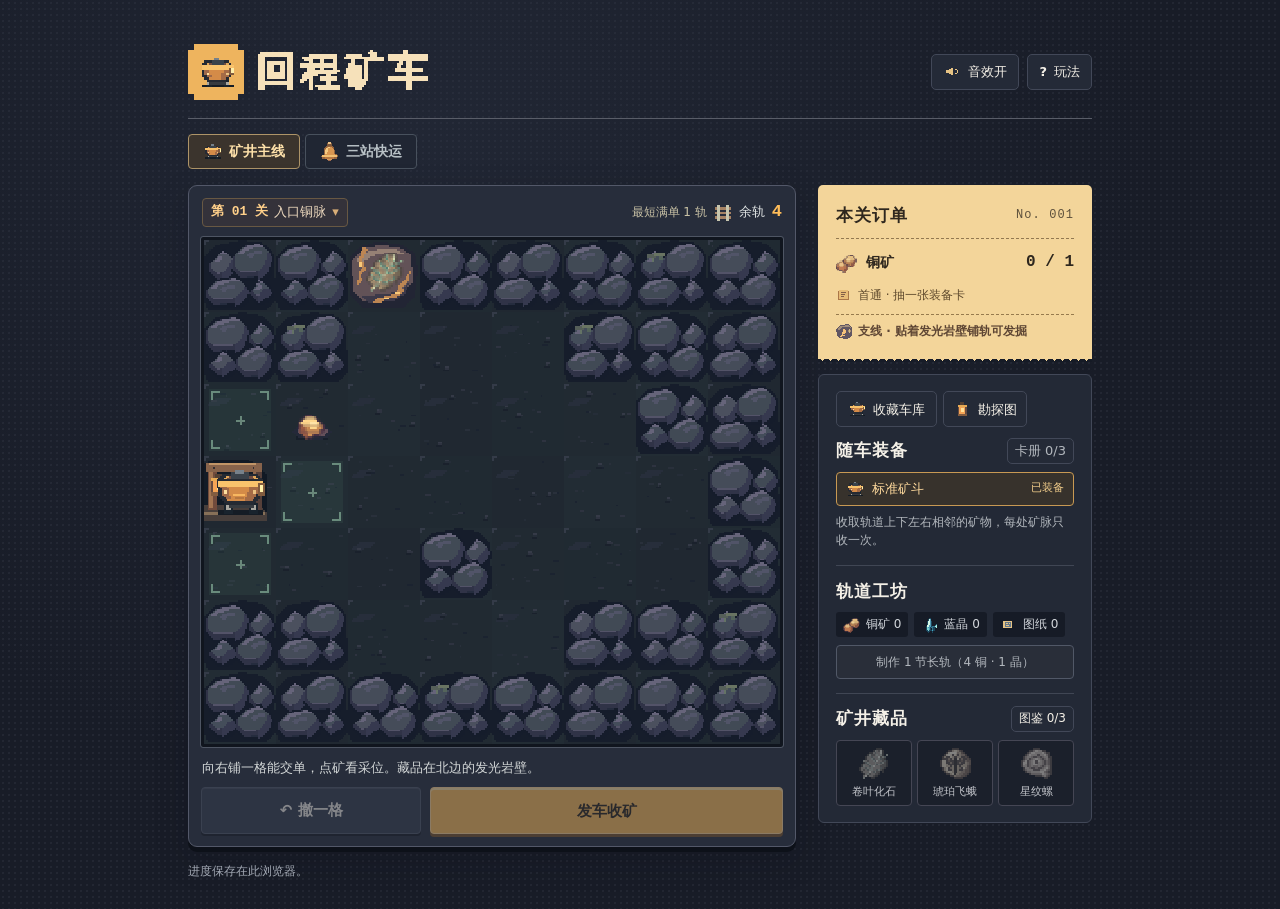
<file: index.html>
<!doctype html>
<html lang="zh-CN"><head><meta charset="utf-8"><meta name="viewport" content="width=device-width,initial-scale=1"><title>回程矿车</title><meta http-equiv="refresh" content="0;url=outputs/%E5%9B%9E%E7%A8%8B%E7%9F%BF%E8%BD%A6.html"></head><body><a href="outputs/%E5%9B%9E%E7%A8%8B%E7%9F%BF%E8%BD%A6.html">进入回程矿车</a></body></html>
</file>
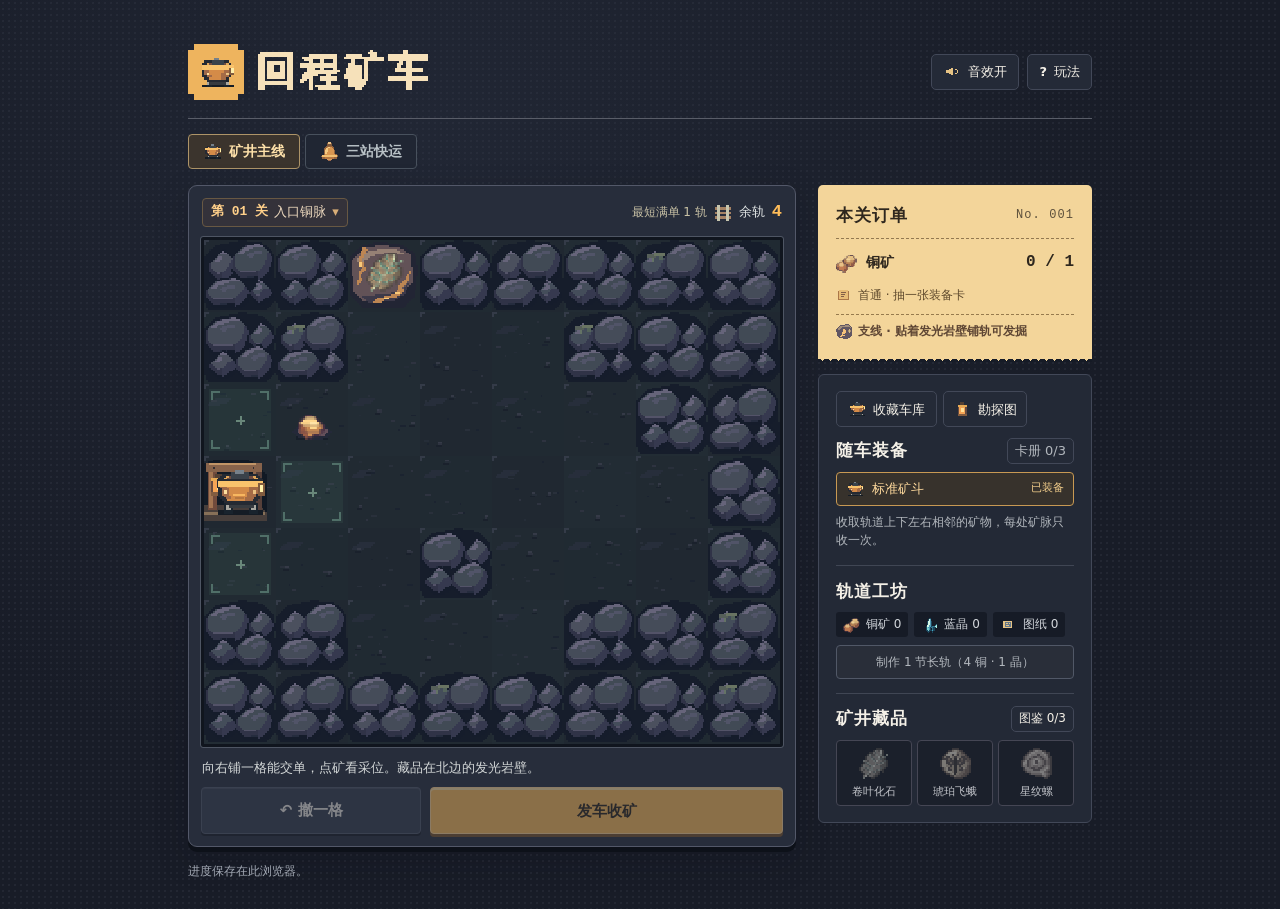
<file: outputs/回程矿车.html>
<!doctype html>
<html lang="zh-CN">
<head>
<meta charset="utf-8">
<meta name="viewport" content="width=device-width,initial-scale=1,viewport-fit=cover">
<meta name="theme-color" content="#181c27">
<title>回程矿车 · 像素采矿小游戏</title>
<style>
:root{color-scheme:dark;--bg:#181c27;--panel:#232936;--edge:#424858;--paper:#f3d59a;--ink:#2e271e;--amber:#ffbd59;--muted:#b2b7bd;--soft:#dee2e2;--blue:#81dbe1;--mono:"SFMono-Regular",Consolas,"Liberation Mono",monospace}
*{box-sizing:border-box}
body{margin:0;min-height:100vh;background-color:var(--bg);background-image:radial-gradient(ellipse at 33% 15%,#30384a60,transparent 60%),radial-gradient(#818a9b19 .8px,transparent .8px);background-size:auto,6px 6px;color:#f4f0e7;font:15px/1.55 system-ui,-apple-system,"PingFang SC","Microsoft YaHei",sans-serif}
button{font:inherit;color:inherit;cursor:pointer;-webkit-tap-highlight-color:transparent}
button:focus-visible,canvas[tabindex]:focus-visible{outline:3px solid var(--blue);outline-offset:3px}
button:disabled{cursor:default}
.wrap{max-width:980px;margin:auto;padding:clamp(15px,3vw,40px) clamp(14px,3.3vw,38px) 28px}
.mast{display:flex;align-items:center;gap:18px;justify-content:space-between;margin-bottom:23px;padding-bottom:18px;border-bottom:1px solid #595d68}
.brand{display:flex;align-items:center;gap:12px;min-width:0}
.crest{background:#eeb45e;width:56px;height:56px;display:grid;place-items:center;box-shadow:3px 3px 0 #080b14;clip-path:polygon(0 6px,6px 6px,6px 0,calc(100% - 6px) 0,calc(100% - 6px) 6px,100% 6px,100% calc(100% - 6px),calc(100% - 6px) calc(100% - 6px),calc(100% - 6px) 100%,6px 100%,6px calc(100% - 6px),0 calc(100% - 6px))}
h1{font-weight:900;font-size:clamp(29px,4vw,44px);line-height:1;letter-spacing:.06em;margin:0;white-space:nowrap}
.pixel-title{width:176px;height:44px;display:block;image-rendering:pixelated}
.sr{position:absolute!important;width:1px;height:1px;padding:0;margin:-1px;overflow:hidden;clip-path:inset(50%);white-space:nowrap;border:0}
.nav{display:flex;gap:8px}.quiet{border:1px solid var(--edge);background:#242a37;border-radius:5px;min-height:36px;padding:6px 11px;display:inline-flex;align-items:center;justify-content:center;gap:7px;font-size:13px;line-height:1.2}
button:not(:disabled):hover{filter:brightness(1.12)}button:not(:disabled):active{transform:translateY(1px)}
.icon{width:18px;height:18px;vertical-align:middle;image-rendering:pixelated;flex:none}.crest .icon{width:39px;height:39px}
.layout{display:grid;grid-template-columns:minmax(0,1fr) 274px;grid-template-areas:"board order" "board tools" "board .";gap:15px 22px;align-items:start}
.board-card{grid-area:board;padding:12px;background:#272d3b;border:1px solid #535869;border-radius:9px;box-shadow:0 5px 0 #0d1119,0 12px 34px #090c1430}
.topline{display:flex;align-items:center;gap:10px;justify-content:space-between;margin:0 1px 10px;min-height:29px}
.shift{font-size:13px;display:flex;align-items:center;gap:8px;white-space:nowrap;letter-spacing:.04em}.dot{width:7px;height:7px;background:var(--amber);box-shadow:0 0 7px #ffbd5955}
.rail-count{font-size:13px;color:var(--soft);display:flex;align-items:center;gap:7px}.rail-count b,.number{font-family:var(--mono);font-variant-numeric:tabular-nums}.rail-count b{color:var(--amber);font-size:17px}
.canvas-shell{position:relative;border:3px solid #10151e;outline:1px solid #4e5563;border-radius:2px;overflow:hidden;background:#232837}
#board,#fast-board{width:100%;height:auto;display:block;aspect-ratio:8/7;image-rendering:pixelated;touch-action:none;cursor:crosshair}
.hint{font-size:13px;color:#d4d8d8;margin:11px 1px 9px;line-height:1.5;min-height:20px}.hint.warn{color:#ffc478}
.controls{display:grid;grid-template-columns:minmax(80px,1fr) minmax(132px,1.6fr);gap:9px}
.control{border-radius:4px;min-height:47px;border:1px solid #52596a;background:#363d4d;box-shadow:inset 0 1px 0 #ffffff15,0 2px #161a24;display:flex;align-items:center;justify-content:center;gap:9px;font-weight:700}
.control:disabled{opacity:.46}.primary{background:var(--amber);border-color:#ffd595;color:#2d251b;box-shadow:inset 0 2px 0 #ffe1a0,0 3px 0 #78522a}
.order{grid-area:order;background:var(--paper);color:var(--ink);padding:17px 18px 19px;position:relative;border-radius:5px 5px 0 0;box-shadow:0 3px 0 #0e142040}
.order:after{content:"";position:absolute;left:0;bottom:-4px;width:100%;height:6px;background:linear-gradient(135deg,var(--paper) 25%,transparent 25%) -4px 0,linear-gradient(225deg,var(--paper) 25%,transparent 25%) -4px 0;background-size:8px 8px}
.order-head,.section-head,.inv-row{display:flex;align-items:center;justify-content:space-between;gap:8px}
h2,h3,p{margin:0}h2{font-size:17px;font-weight:800;letter-spacing:.05em}.ticket-no{font:12px var(--mono);letter-spacing:.09em;opacity:.76}
.order-rows{border-top:1px dashed #927951;margin:10px 0 8px;padding-top:8px}.ore-row{display:flex;gap:8px;align-items:center;padding:3px 0;font-size:14px;font-weight:650}.ore-row .number{margin-left:auto;font-size:16px}.ore-row .icon{width:22px;height:22px}.done{color:#285838}
.reward{font-size:12px;color:#5f4a2d;display:flex;gap:7px;align-items:center}.reward .icon{width:15px;height:15px}
.tools{grid-area:tools;background:#232936;border:1px solid var(--edge);border-radius:6px;padding:16px 17px}
.section-head{margin-bottom:8px}.section-head small,.small{font-size:12px;color:var(--muted)}.equip-list{display:flex;flex-direction:column;gap:5px}.equip-item{width:100%;display:flex;align-items:center;gap:8px;line-height:1.35;text-align:left;background:#292f3c;border:1px solid #464d5d;padding:7px 9px;border-radius:4px;font-size:13px}.equip-item[aria-pressed=true]{border-color:#c89953;background:#37322c;color:#ffda9d}.equip-item .state{margin-left:auto;font-size:11px;color:#bcc0c8}.equip-item[aria-pressed=true] .state{color:#f4cf8c}.desc{font-size:12px;color:var(--muted);margin:7px 0 0;min-height:18px}
.workshop{border-top:1px solid #404654;margin-top:15px;padding-top:12px}
.inventory{margin:8px 0;display:flex;flex-wrap:wrap;gap:6px}.stock{display:inline-flex;align-items:center;gap:5px;padding:3px 7px;border-radius:3px;background:#161b26;font-size:12px;color:#d3d7dc}
.forge{padding:7px 9px;min-height:34px;width:100%;border-radius:4px;background:#323947;border:1px solid #515867;font-size:12px}.forge:disabled{color:var(--muted);background:#292e39}.forge+.forge{margin-top:6px}
.footer{margin-top:15px;color:#a2a8b3;font-size:12px;min-height:1em}
dialog{max-width:min(390px,calc(100vw - 30px));width:100%;max-height:85dvh;overflow:auto;background:#282e3b;border:2px solid #797671;color:#f5efdf;padding:22px 24px;border-radius:9px;box-shadow:0 8px 0 #10141c,0 20px 90px #080b15;line-height:1.65}
dialog::backdrop{background:#10141ec9}dialog h2{font-size:22px;color:var(--paper);margin-bottom:10px}dialog p{margin:9px 0;color:#dde0e0;font-size:14px}.modal-actions{margin-top:16px;display:flex;gap:8px}.modal-actions .control{flex:1;min-height:40px;font-size:14px}.modal-icon{width:48px;height:48px;margin:0 0 5px}.modal-icon .icon{width:48px;height:48px}
.finale-scene{--frame:#af8555;--ribbon:#382e2a;--letter:#ffe1a0;margin:0 0 12px;border:1px solid var(--frame);background:var(--ribbon);overflow:hidden;border-radius:3px;box-shadow:0 3px 0 #161b25}
.finale-scene.loss{--frame:#797f91;--ribbon:#292c39;--letter:#d8dcec}
.finale-scene canvas{display:block;width:100%;height:auto;aspect-ratio:5/2;image-rendering:pixelated}
.finale-scene figcaption{display:flex;align-items:center;justify-content:center;gap:12px;padding:4px 10px 5px;border-top:1px solid var(--frame);color:var(--letter);font-size:clamp(17px,4.5vw,21px);font-weight:850;letter-spacing:.14em;line-height:1.35}
.finale-scene figcaption::before,.finale-scene figcaption::after{content:"";width:20px;height:4px;border-block:1px solid var(--frame)}
@media(max-height:690px){dialog:has(.finale-scene) .modal-actions{position:sticky;bottom:0;background:#282e3b;padding-block:6px;box-shadow:0 5px #282e3b}}
.card-reveal{padding:12px;background:#36362f;border:1px solid #c3a168;border-radius:5px;margin:11px 0;color:#ffe4ad}.card-reveal small{color:#d4c8ac;display:block}
@media(min-width:1050px) and (min-height:760px){.wrap{padding-top:44px}}
@media(max-width:760px){.layout{grid-template-columns:minmax(0,1fr) 210px;gap:12px}.tools,.order{padding:12px}.mast{margin-bottom:16px}.board-card{padding:9px}}
@media(max-width:620px){.wrap{max-width:474px;padding:13px 13px 22px}.mast{margin-bottom:11px;padding-bottom:10px;gap:6px}.brand{gap:8px}.crest{width:36px;height:36px}.crest .icon{width:27px;height:27px}.pixel-title{width:120px;height:30px}.nav{gap:4px}.quiet{padding:5px 7px;min-height:34px;font-size:12px}.quiet .icon{width:15px;height:15px}.layout{grid-template-columns:minmax(0,1fr);grid-template-areas:"order" "board" "tools";gap:12px}.order{padding:7px 10px 8px;display:flex;align-items:center;justify-content:space-between;gap:5px}.order-head h2{font-size:14px}.ticket-no{display:none}.order-rows{padding:0;margin:0;border:0;display:flex;gap:11px}.ore-row{gap:3px;padding:0;font-size:12px}.ore-row .icon{width:17px;height:17px}.ore-row .number{font-size:13px}.reward{display:none}.tools{padding:12px}.board-card{padding:8px}.topline{margin-bottom:6px;min-height:24px}.hint{font-size:12px;margin:8px 0}.control{min-height:43px}.footer{margin-top:10px}.workshop{margin-top:10px}.equip-list{display:flex;flex-direction:row;flex-wrap:wrap}.equip-item{width:auto;flex-grow:1}.section-head{margin-bottom:6px}}

.hint-row{display:flex;align-items:center;justify-content:space-between;gap:8px;min-height:39px}.tip-button{background:transparent;color:#eed19b;font-size:12px;border:0;border-bottom:1px dotted #b89769;padding:2px;white-space:nowrap}.stage-switch{min-width:0;display:flex;align-items:center;gap:6px;padding:4px 8px;background:#34323a;color:#efdbc0;border:1px solid #685843;border-radius:4px;text-align:left;line-height:1.4;font-size:13px}
.stage-switch b{font-family:var(--mono);color:#ffd08a;white-space:nowrap}.stage-switch #stage-name{overflow:hidden;text-overflow:ellipsis;white-space:nowrap}.chevron{color:#d8ad77}
#atlas:disabled{opacity:.8}
#modal:has(.stage-list){max-width:min(478px,calc(100vw - 24px))}
.grade-key{display:flex;align-items:center;justify-content:space-between;gap:5px;padding:10px 3px;border-block:1px dashed #5b5c63;margin:8px 0 12px}
.grade-key span{display:flex;align-items:center;gap:3px;color:#e8d9ba;font-size:12px}.grade-key .icon{width:22px;height:22px}
.stage-list{list-style:none;margin:0;padding:0}
.stage-list li{display:grid;grid-template-columns:32px minmax(0,1fr) auto;gap:8px;align-items:center;padding:6px 5px;border-bottom:1px solid #444854}
.stage-list li[aria-current="step"]{background:#494031;box-shadow:inset 3px 0 #ffbc60}
.stage-list .num{font:15px var(--mono);text-align:center;color:#c8ccd0}
.stage-list b{font-size:14px}.stage-list .order-target{display:block;font-size:12px;line-height:1.3;color:#bdc4c8}
.stage-list small{font-size:12px;color:var(--paper)}.stage-list .cleared{color:#99d7b0}
#modal .next-intro{font-size:13px;color:#c8d1d0}
@media(max-width:390px){.stage-switch{font-size:12px;padding:4px 5px;gap:3px}.rail-count{gap:4px}.topline{gap:4px}.grade-key{gap:2px}.grade-key span{gap:1px}.grade-key .icon{width:18px;height:18px}}

.side-order{display:flex;align-items:center;gap:5px;padding-top:7px;margin-top:9px;border-top:1px dashed #967a4d;font-size:12px;font-weight:650;color:#5e4634}.side-order[hidden]{display:none}.side-order.ready{color:#25604c}.side-order .icon{width:17px;height:17px}
.specimen-panel{margin-top:14px;padding-top:11px;border-top:1px solid #404654}.specimen-panel .quiet{min-height:26px;padding:3px 7px;font-size:12px}
.shelf{display:grid;grid-template-columns:repeat(3,1fr);gap:5px}.spec-slot{min-width:0;display:grid;justify-items:center;gap:4px;background:#1b202b;border:1px solid #454654;border-radius:4px;padding:7px 2px 5px;font-size:11px;color:#c1c3c9}
.spec-slot .icon{width:31px;height:31px}.spec-slot.owned{background:#332f2b;border-color:#a18b61;color:#f2dcae}.spec-slot.unknown .icon,.spec-entry.unknown .icon{filter:grayscale(.8);opacity:.5}
.spec-entry{display:grid;grid-template-columns:44px 1fr;align-items:center;gap:12px;margin:10px 0;padding:10px 12px;border:1px solid #535361;background:#272d37;border-radius:5px}.spec-entry .icon{width:42px;height:42px}.spec-entry b{color:#efdab0}.spec-entry p{margin:2px 0;font-size:12px}.spec-entry .small{font-size:11px}
.dig-display{position:relative;display:grid;min-height:124px;place-items:center;overflow:hidden;margin:12px 0;background:radial-gradient(ellipse at center,#514337 0,#322f34 48%,#1b202c 85%);border:1px solid #726047;border-radius:4px}.dig-display::before,.dig-display::after{content:"";position:absolute;pointer-events:none;inset:8px;border-block:1px dashed #aa89632e}.dig-display::after{inset:14px 8px;border:0;border-inline:1px dashed #aa89632e}.dig-display .icon{width:80px;height:80px;filter:drop-shadow(0 6px 0 #0e101c80)}
.dig-meter{position:relative;margin:20px 2px 13px;height:23px;background:repeating-linear-gradient(to right,#454957 0 1px,#1b202b 1px 10%);border:1px solid #646875;border-radius:2px}
.dig-band{position:absolute;top:0;bottom:0;border-inline:2px solid #ffe5a4;background:repeating-linear-gradient(125deg,#b68445 0 4px,#806141 4px 7px)}
.dig-needle{position:absolute;z-index:1;top:-5px;bottom:-4px;width:3px;margin-left:-1.5px;background:#e8ffff;box-shadow:0 0 4px #62c6dd}.dig-needle::before{content:"";position:absolute;left:-3.5px;top:-3px;border-top:7px solid #caffff;border-left:5px solid transparent;border-right:5px solid transparent}
.dig-meter[data-hit="true"] .dig-band{background-color:#d9b35f}
.aim-control{display:flex;gap:6px}.aim-control button{flex:1}
.stage-list .visit{min-height:28px;padding:4px 6px;font-size:11px;display:inline-flex}
@media(max-width:620px){.order:has(.side-order:not([hidden])){display:grid;grid-template-columns:1fr auto;row-gap:0}.side-order{grid-column:1/-1;padding-top:4px;margin-top:4px;font-size:11px}.side-order .icon{width:14px;height:14px}.spec-slot .icon{width:26px;height:26px}.specimen-panel{margin-top:10px}.dig-display{min-height:97px}}
@media(prefers-reduced-motion:reduce){*{scroll-behavior:auto}}
[hidden]{display:none!important}
.mode-bar{display:flex;align-items:center;gap:5px;margin:-8px 0 16px}.mode-bar button{min-height:35px;padding:5px 14px;border:1px solid #48515d;border-radius:4px;background:#202633;color:#b7c0c5;font-size:14px;font-weight:650;display:flex;align-items:center;gap:7px}.mode-bar button[aria-pressed=true]{border-color:#ad9468;background:#3b342d;color:#ffe2aa}.mode-bar .icon{width:19px;height:19px}
.fast-top .fast-station{display:flex;align-items:center;gap:9px;font-size:14px}.fast-station span{color:#dfc690;font:650 12px var(--mono);border:1px solid #665e50;padding:2px 5px;background:#2b2a2a}.fast-clock{margin:0 0 9px;display:flex;gap:8px;align-items:center;font-size:12px;color:#bfc7cd}.fast-clock b{font:700 14px var(--mono);color:#f8cc88}.clock-track{height:5px;flex:1;background:#151b25;border-radius:1px;overflow:hidden}.clock-track i{display:block;height:100%;width:100%;background:repeating-linear-gradient(90deg,#d7ae6f 0 8px,#856d49 8px 10px);transform-origin:left}.fast-clock.urgent b{color:#ffb198}.fast-clock.urgent .clock-track i{background:#f09675}
#fast-go{font-size:15px}.fast-order .fast-quote{font-size:13px;color:#664c2f;display:flex;justify-content:space-between;border-top:1px dashed #9b7f57;padding-top:8px;gap:8px}.fast-quote b{font:700 16px var(--mono)}.fast-ledger .quiet{min-height:28px}
.fast-accounts{display:grid;grid-template-columns:1fr 1fr;gap:9px;margin:10px 0}.fast-accounts>div{background:#1d2430;padding:8px 11px;border:1px solid #444a56;border-radius:4px}.fast-accounts span{display:block;font-size:12px;color:#aebbc3}.fast-accounts strong{font:750 28px/1.3 var(--mono);color:#dce3e2}.fast-accounts .held{border-color:#8e7550}.fast-accounts .held strong{color:#ffcf88}.fast-record{display:flex;justify-content:space-between;color:#c6cbcc;font-size:12px}.fast-bonus{margin:11px 0 5px;font-size:13px;border-top:1px solid #494c57;padding-top:8px;color:#e8cf9e}
#fast-dialog{max-width:min(430px,calc(100vw - 26px))}#fast-dialog h2{margin:0 0 10px}#fast-dialog p{line-height:1.5}.fast-ticket{border:1px dashed #9a8055;background:#37332e;padding:10px 13px;border-radius:4px;margin:8px 0}.fast-ticket b{color:#ffce89}.fast-ticket .manifest{font-size:13px;color:#dbd0bd}
.fast-item{display:flex;align-items:center;gap:10px;width:100%;padding:10px;text-align:left;background:#2c3540;border:1px solid #515e69;border-radius:5px;margin:7px 0}.fast-item b{display:block;color:#ffe4ae;font-size:14px}.fast-item small{display:block;color:#c5cdd1;font-size:12px}.fast-item>.icon{width:35px;height:35px}.fast-item .action{color:#edc28a;margin-left:auto;font-size:12px;white-space:nowrap}.fast-item:disabled{opacity:.68}.fast-choice{margin:10px 0}.fast-choice h3{font-size:14px;font-weight:650;color:#d1dada}
@media(max-width:620px){.mode-bar{margin:0 0 10px}.mode-bar button{padding:4px 10px;min-height:29px;font-size:12px}.mode-bar .icon{width:16px;height:16px}.fast-clock{margin-bottom:6px}.fast-order{display:grid;grid-template-columns:1fr auto;gap:0 4px}.fast-order .fast-quote{grid-column:1/-1;margin-top:4px;padding-top:4px;font-size:11px}.fast-quote b{font-size:12px}.fast-top .fast-station{font-size:12px}.fast-bonus,.fast-accounts{margin:6px 0}.fast-item{padding:8px}.fast-item .icon{width:30px;height:30px}}
.steel-find{display:flex;align-items:center;gap:9px;padding:8px 9px;margin:8px 0;background:#273a39;border:1px solid #55716a;border-radius:4px}.steel-find .icon{width:30px;height:30px}.steel-find b,.steel-find small{display:block}.steel-find b{color:#c5e1cc;font-size:14px}.steel-find small{color:#c4cccc;font-size:12px}.steel-line{margin-top:4px;color:#a7d3bd}
#campaign-yard{margin-left:auto}
.jade-counter,.jade-receipt{display:flex;align-items:center;gap:14px;background:#223a36;border:1px solid #568577;border-radius:4px;color:#d8f2da}
.jade-counter{justify-content:center;gap:26px;min-height:100px;padding:10px;background:radial-gradient(ellipse at 35% 70%,#456358,#233b39 60%,#1e3332)}
.jade-counter .icon{width:68px;height:68px;filter:drop-shadow(2px 5px 0 #162725)}.jade-counter small,.jade-receipt small{display:block}.jade-counter strong{font:800 32px/1.25 var(--mono);color:#ffe4a8}.jade-counter em{font:600 14px system-ui}
.jade-odds{padding:0;margin:10px 0;display:grid;grid-template-columns:repeat(4,1fr);gap:4px;list-style:none}.jade-odds li{padding:5px 2px;text-align:center;background:#1d2a2e;border-block:1px solid #4c6864}.jade-odds b,.jade-odds span{display:block;font-size:13px}.jade-odds span{font:12px/1.5 var(--mono);color:#afcbbc}
#fast-dialog .jade-foot{font-size:12px;color:#bac9c3}.jade-receipt{padding:7px 10px;gap:9px}.jade-receipt .icon{width:32px;height:32px}.jade-receipt small{color:#bcdbcd;font-size:12px}
@media(prefers-reduced-motion:no-preference){.jade-receipt .icon{animation:jade-reveal .45s ease-out}@keyframes jade-reveal{0%{transform:scale(.78) rotate(-12deg)}65%{transform:scale(1.1) rotate(4deg)}100%{transform:none}}}
.yard-tabs{display:flex;gap:5px}.yard-tabs button{border:1px solid #536368;border-radius:3px;background:#222b32;padding:6px 12px;font-weight:700}.yard-tabs [aria-pressed=true]{color:#ffdea0;background:#493a2e;border-color:#ba965d}
#fast-dialog .yard-summary,#fast-dialog .album-stats{font-size:13px;color:#c6d0d1}.yard-summary strong{color:#f7d79a}
.vehicle-grid{display:grid;grid-template-columns:repeat(2,minmax(0,1fr));gap:6px}.vehicle-card{display:grid;align-content:start;justify-items:center;gap:2px;padding:5px 6px 7px;border:1px solid #59616a;background:#252d37;border-radius:4px;line-height:1.3}
.vehicle-card canvas{display:block;width:80px;height:54px;object-fit:contain;image-rendering:pixelated}.vehicle-card b{font-size:14px;color:#e6e9e5}.vehicle-card small{font-size:11px;color:#c2c8c9}.vehicle-card[aria-pressed=true]{background:#39372f;border-color:#d2af72}.vehicle-card[aria-pressed=true] small{color:#ffdb98}
.album-label{font-size:14px;color:#f4d69d;margin:10px 0 4px}.album-grid{display:grid;grid-template-columns:1fr 1fr;gap:4px;margin:0;padding:0;list-style:none}.album-grid li{display:grid;grid-template-columns:24px 1fr;column-gap:6px;padding:6px;border:1px solid #455059;background:#232d32;align-items:center;border-radius:3px}.album-grid .icon{grid-row:span 2;width:24px;height:24px}.album-grid b{font-size:12px}.album-grid span{font-size:11px;color:#c1c9c7}.album-grid .unseen .icon{filter:grayscale(1);opacity:.5}
@media(max-width:620px){.fast-order .order-rows{gap:5px}.fast-order .ore-row{white-space:nowrap}.fast-order .ore-row .number{min-width:4.6em;text-align:right}.fast-order .order-head{white-space:nowrap}}
@media(max-width:365px){.fast-order .order-rows{gap:4px}.fast-order .ore-row{font-size:11px;gap:2px}.fast-order .ore-row .number{font-size:11px}.fast-order .ore-row .icon{width:14px;height:14px}.mode-bar button{padding-inline:8px}}
.ledger-links,.next-stop-header{display:flex;align-items:center;gap:5px}.next-stop-header{justify-content:space-between}
.ledger-links .quiet,.next-stop-header .quiet,#campaign-scout{min-height:30px;padding:4px 9px}
#fast-dialog .new-model{margin:6px 0;padding-left:8px;border-left:2px solid #dbb875;color:#f4d49a;font-size:12px}

#fast-dialog:has(#scout-panel){width:min(460px,calc(100vw - 24px));max-width:calc(100vw - 24px);max-height:min(92dvh,740px);padding:15px 17px}
#fast-dialog:has(#scout-panel) h2{font-size:20px;margin:0 0 8px}
#fast-dialog:has(#scout-panel) .modal-actions{position:sticky;bottom:0;z-index:1;margin-top:9px;background:#282e3b;box-shadow:0 2px 0 3px #282e3b}
#scout-panel h3{font-size:14px;font-weight:700;line-height:1.4;color:#f6e2bd}
.scout-toolbar,.scout-tabs,.scout-wallet,.scout-stats,.scout-stats>span,.scout-gear-list,.scout-legend,.scout-legend li{display:flex;align-items:center}
.scout-toolbar{justify-content:space-between;gap:8px;padding-bottom:9px;border-bottom:1px solid #525462}
.scout-tabs{gap:3px;background:#202632;border:1px solid #484d5b;border-radius:5px;padding:3px}
.scout-tabs button{font-size:13px;font-weight:650;line-height:1.3;background:transparent;color:#c4c7cb;border:1px solid transparent;border-radius:3px;padding:6px 10px}
.scout-tabs button[aria-selected=true]{background:#423c33;color:#ffdfa3;border-color:#89734f}
.scout-wallet{gap:4px;font-size:12px;color:#dfcfad;white-space:nowrap}.scout-wallet b{font-family:var(--mono)}
.scout-icon{width:18px;height:18px;image-rendering:pixelated;vertical-align:middle;flex:none}
.scout-stage{margin:8px 0 6px}.scout-stats{flex-wrap:wrap;gap:1px 12px;font-size:12px;line-height:1.4;color:#d8dcda}
.scout-stats>span{gap:3px}.scout-stats .scout-icon,.scout-detail .scout-icon{width:15px;height:15px}
.scout-chart{display:flex;justify-content:center;border:1px solid #4d5563;background:#1c2330;border-radius:3px;overflow:hidden}
#scout-map{display:block;width:min(100%,320px,42dvh);height:auto;aspect-ratio:8 / 7;image-rendering:pixelated}
.scout-legend{flex-wrap:wrap;gap:2px 10px;margin:6px 0 9px;padding:0;list-style:none}
.scout-legend li{gap:3px;font-size:11px;line-height:1.35;color:#c2ccce}.scout-legend .scout-icon{width:14px;height:14px}
.scout-wall-dot{margin:0 2px;width:10px;height:9px;background:#646474;border:1px solid #9090a2;box-shadow:inset -2px -2px #464858;clip-path:polygon(20% 0,70% 0,100% 30%,90% 80%,70% 100%,0 80%,0 30%)}
.scout-action{border-top:1px solid #49505a;padding-top:7px}.scout-gear-list{gap:5px;flex-wrap:wrap;margin-top:5px}
.scout-gear.quiet{min-height:34px;font-size:12px;gap:5px;padding:4px 8px;justify-content:flex-start;text-align:left}
.scout-gear b,.scout-gear small{display:block}.scout-gear b{font-size:12px;font-weight:650}.scout-gear small{margin-top:1px;color:#bec7c7;font-size:10px}.scout-gear[aria-pressed=true]{border-color:#ac9162;color:#ffe0a7;background:#38372f}
.scout-upgrades{display:grid;grid-template-columns:1fr 1fr;gap:7px;margin:5px 0}
.scout-upgrade{display:flex;align-items:center;justify-content:center;gap:6px;padding:5px 7px;border:1px solid #67716e;border-radius:4px;background:#303c3e;text-align:left}
.scout-upgrade .scout-icon{width:22px;height:22px}.scout-upgrade b{display:block;color:#f2debd;font-size:13px}.scout-upgrade small{display:block;color:#c9d0ca;font-size:11px}
#fast-dialog .scout-detail,#fast-dialog .scout-source,#fast-dialog .scout-feedback{font-size:12px;margin:5px 0 0;line-height:1.4;color:#c5cdcf}
#fast-dialog .scout-source{color:#aeb8be}#fast-dialog .scout-feedback{color:#f8d393}
.scout-sealed,.scout-empty{text-align:center;padding:18px 0 13px}
.scout-sealed>.scout-icon,.scout-empty>.scout-icon{width:34px;height:34px;margin-bottom:4px}
#fast-dialog .scout-sealed p,#fast-dialog .scout-empty p{font-size:13px;margin:5px 0 12px}
#scout-spend{margin:auto;padding:7px 14px;min-height:37px;font-size:13px}
@media(max-height:640px){#scout-map{width:min(100%,285px,38dvh)}#fast-dialog:has(#scout-panel){padding:10px 13px}.scout-legend{margin:3px 0 5px}}
@media(max-width:370px){.scout-tabs button{padding:6px}.scout-toolbar{gap:4px}.scout-legend{gap:2px 7px}}

.pit-links{display:flex;gap:6px;margin-bottom:10px}
.pit-links #campaign-yard{margin-left:0}
.pit-links .mobile-link{display:none}
@media (max-width:620px){
  html{-webkit-text-size-adjust:100%;text-size-adjust:100%}
  body{min-height:100vh;min-height:100dvh;background-color:#151d23;background-image:radial-gradient(ellipse at top,#2f403e70,transparent 52%),repeating-linear-gradient(135deg,transparent 0 8px,#839b9208 8px 9px)}
  .wrap{max-width:496px;padding:0 10px 22px;padding:max(0px,env(safe-area-inset-top)) max(10px,env(safe-area-inset-right)) max(22px,env(safe-area-inset-bottom)) max(10px,env(safe-area-inset-left))}
  .mast{height:48px;margin:0;padding:0;border:0;gap:5px}
  .brand{gap:7px}.crest{width:30px;height:30px;background:#d8a45e;box-shadow:none}.crest .icon{width:25px;height:25px}.pixel-title{width:112px;height:28px}
  .nav{gap:0}.nav .quiet{background:transparent;border:0;color:#cad4ca;min-height:44px;padding:0 7px;gap:4px;font-size:12px}.nav #help{padding-right:2px}.nav b{display:grid;place-items:center;width:15px;height:15px;border-radius:50%;border:1px solid #9db3aa;font:700 11px/1 var(--mono);color:#d3dfd6}
  .mode-bar{display:grid;grid-template-columns:1fr 1fr;gap:3px;margin:0 0 7px;padding:2px;border:1px solid #4b5957;background:#172021;border-radius:7px}
  .mode-bar button{position:relative;justify-content:center;min-height:40px;gap:7px;border:1px solid transparent;border-radius:4px;background:transparent;font-size:14px;color:#b3c0bc}
  .mode-bar button[aria-pressed="true"]{background:linear-gradient(#455045,#333f39);border-color:#77775b;box-shadow:inset 0 1px #9b966247;color:#ffe3ac}
  .mode-bar button[aria-pressed="true"]::after{content:"";width:17px;height:2px;position:absolute;bottom:2px;background:#e3af67}
  .layout{gap:8px}
  .order,.order:has(.side-order:not([hidden])),.fast-order{--paper:#f1d39b;display:grid;grid-template-columns:minmax(69px,1fr) auto;align-items:center;gap:0 2px;padding:5px 9px 6px;border-left:4px solid #c6995e;border-radius:4px 4px 0 0;background:linear-gradient(105deg,#f6dca7,#eccb91);box-shadow:none}
  .order::after{height:4px;bottom:-3px;background-size:7px 7px}
  .order-head{display:flex;align-items:center;justify-content:flex-start;gap:6px}.order-head h2{font-size:13px;line-height:20px;letter-spacing:.02em;white-space:nowrap}
  .ticket-no{font-size:10px;white-space:nowrap;letter-spacing:0;display:none}
  .order-rows,.fast-order .order-rows{display:flex;justify-content:flex-end;align-items:center;gap:9px;white-space:nowrap}
  .order .ore-row,.fast-order .ore-row{display:grid;grid-template-columns:16px auto 4.15em;align-items:center;gap:2px;font-size:12px;line-height:20px;white-space:nowrap}
  .order .ore-row .icon{width:16px;height:16px}
  .order .ore-row .number,.fast-order .ore-row .number{margin:0;min-width:0;text-align:right;white-space:nowrap;font:700 12px/20px var(--mono);letter-spacing:-.32px}
  .side-order,.fast-order .fast-quote{grid-column:1/-1;display:flex;align-items:center;min-height:20px;margin:2px 0 0;padding:2px 0 0;border-top:1px dashed #aa8756;font:550 11px/16px system-ui,sans-serif;color:#654f35}
  .side-order .icon{width:14px;height:14px}.fast-quote b{font:700 12px/16px var(--mono)}
  .board-card{min-width:0;border:1px solid #52605e;border-radius:7px;padding:0 6px 7px;background:linear-gradient(120deg,#2d373a,#263038 77%);box-shadow:inset 0 1px #82908846,0 2px #10171c}
  .topline{height:39px;min-height:39px;margin:0;gap:4px}
  .stage-switch{min-height:36px;gap:6px;padding:0 3px;border:0;background:transparent;font-size:13px;color:#e9ece1}.stage-switch b,.fast-station span{border:1px solid #8e7655;border-radius:2px;background:#3a3830;color:#f9d49b;font:650 11px/18px var(--mono);padding:0 4px}
  .rail-count{gap:4px;white-space:nowrap;font-size:12px;line-height:18px}.rail-count .icon{width:15px;height:15px}.rail-count b{min-width:1.1em;font:750 17px/1 var(--mono);text-align:center}.rail-count #par{margin-right:2px}
  .fast-top .fast-station{padding-left:3px;gap:6px;font-size:13px}
  .fast-clock{height:19px;margin:-2px 1px 2px;gap:6px;font-size:11px}.fast-clock b{flex:0 0 2.5em;text-align:right;font-size:12px}.clock-track{height:4px}
  .canvas-shell{border:2px solid #101a20;outline-color:#596564;background:#1f282d;border-radius:2px;margin:0 auto}
  .hint-row,#fast-note{height:44px;min-height:44px}
  .hint-row{gap:4px}.hint-row .hint,#fast-note{margin:0;color:#d0d9d3;font-size:12px;line-height:16px;letter-spacing:0}
  .hint-row .hint{min-height:0}.hint.warn{color:#ffd39e}#fast-note{display:flex;align-items:center}
  .tip-button{align-self:stretch;padding:0 3px;border:0;text-decoration:underline dotted #a99577;text-underline-offset:4px}
  .controls{grid-template-columns:minmax(76px,.78fr) minmax(0,1.68fr);gap:6px}
  .control{min-height:46px;border-radius:4px;font-size:14px}.controls .control{border-color:#61706f;background:#354346;box-shadow:inset 0 1px #82929140,0 2px #172226}
  .controls .primary{background:linear-gradient(#ffc979,#efad54);color:#332a1a;border-color:#ffdb9e;box-shadow:inset 0 1px #ffe4ac,0 2px #986735;font-weight:750}
  .controls .primary:disabled{opacity:1;color:#c9c5b2;background:#514b3c;border-color:#726951;box-shadow:inset 0 1px #a08f6430,0 2px #272a28}
  .tools{border:1px solid #414e4e;border-radius:6px;background:#222c30;padding:0 9px 10px;min-width:0}
  .pit-links{display:grid;grid-template-columns:1fr 1fr 1fr;gap:2px;margin:0 -4px 8px;padding:1px 0;border-bottom:1px solid #434e4d}
  .pit-links .mobile-link,.pit-links button,.fast-ledger .pit-links button,.pit-links #campaign-scout{display:flex;align-items:center;justify-content:center;gap:4px;min-height:44px;padding:0 2px;border:0;color:#d4dece;background:transparent;text-decoration:none;font:600 13px/1.2 system-ui,sans-serif}
  .pit-links .icon{width:18px;height:18px}.tools h2{font-size:15px}.tools .equip-item,.forge,.specimen-panel .quiet,.modal-actions .control,.yard-tabs button{min-height:44px}
  .workshop,#fast-account-book{scroll-margin-top:8px}
  dialog,#fast-dialog{max-height:86vh;max-height:calc(100dvh - max(26px,env(safe-area-inset-top)) - max(26px,env(safe-area-inset-bottom)));padding:17px 15px;border-color:#87806b;border-radius:7px;overscroll-behavior:contain}
  .stage-list .visit{min-height:40px}.footer{font-size:11px}
}
@media (min-width:384px) and (max-width:620px){.ticket-no{display:inline}.wrap{padding-inline:max(12px,env(safe-area-inset-left)) max(12px,env(safe-area-inset-right))}}
@media (max-width:360px){
  .wrap{padding-left:max(6px,env(safe-area-inset-left));padding-right:max(6px,env(safe-area-inset-right))}
  .mast{height:44px}.pixel-title{width:100px;height:25px}.mode-bar{margin-bottom:5px}.order,.order:has(.side-order:not([hidden])),.fast-order{padding-inline:6px;grid-template-columns:minmax(60px,1fr) auto}
  .order-rows,.fast-order .order-rows{gap:4px}.order .ore-row,.fast-order .ore-row{grid-template-columns:14px auto 4.1em;gap:1px;font-size:11px}.order .ore-row .icon{width:14px;height:14px}.order .ore-row .number{font-size:11px}
  .topline{height:35px;min-height:35px}.layout{gap:7px}.hint-row,#fast-note{min-height:40px;height:40px}.control{min-height:44px}.pit-links button,.pit-links .mobile-link{font-size:12px}
}
@media (max-width:620px) and (max-height:710px) and (orientation:portrait){
  .canvas-shell{width:100%;max-width:calc(114.2857vh - 311px);max-width:calc(114.2857dvh - 311px)}
}

#launch,#fast-go{flex-direction:column;gap:1px;line-height:1.2;padding-block:3px}
.dispatch-detail{font-size:11px;line-height:1.2;font-weight:600;letter-spacing:.03em}
.controls .primary[data-dispatch="short"]{color:#ffe7d3;background:linear-gradient(#805847,#6e4a3e);border-color:#b68b71;box-shadow:inset 0 1px #d2a08b55,0 2px #432f2b}
.controls .primary[data-dispatch="ready"] .dispatch-detail{color:#62451b}
dialog .route-review{border-left:2px solid #ca9f66;padding:2px 0 2px 8px;color:#f6d8a1;font-size:13px}

</style></head>
<body><div class="wrap"><header class="mast"><div class="brand"><span class="crest" aria-hidden="true"><canvas class="icon" data-icon="cart"></canvas></span><h1><span class="sr">回程矿车</span><canvas class="pixel-title" id="title-art" width="80" height="20" aria-hidden="true"></canvas></h1></div><nav class="nav" aria-label="游戏设置"><button class="quiet" id="audio"><canvas class="icon" data-icon="audio" aria-hidden="true"></canvas><span>音效关</span></button><button class="quiet" id="help"><b aria-hidden="true">?</b> 玩法</button></nav></header>
<nav class="mode-bar" aria-label="游玩模式"><button id="campaign-tab" aria-pressed="true" aria-controls="campaign-view"><canvas class="icon" data-icon="cart" aria-hidden="true"></canvas>矿井主线</button><button id="express-tab" aria-pressed="false" aria-controls="express-view"><canvas class="icon" data-icon="bell" aria-hidden="true"></canvas>三站快运</button></nav>
<main class="layout" id="campaign-view">
<section class="board-card" aria-label="矿井地图"><div class="topline"><button class="stage-switch" id="atlas" title="查看关卡手册" aria-label="查看关卡手册"><b id="shift"></b><span id="stage-name"></span><span class="chevron" aria-hidden="true">▾</span></button><span class="rail-count"><span id="par" title="用最少的轨道完成订单，可获得本关金轨章" style="font-size:12px;color:#c9c2a6"></span><canvas class="icon" data-icon="rail" aria-hidden="true"></canvas>余轨 <b id="rails"></b></span></div>
<div class="canvas-shell"><canvas id="board" width="256" height="224" tabindex="0" aria-label="矿井地图。方向键铺轨，退格键撤轨，空格发车。"></canvas></div>
<div class="hint-row"><p id="hint" class="hint" role="status" aria-live="polite"></p><button id="route-tip" class="tip-button" hidden>路线提示</button></div>
<div class="controls"><button id="undo" class="control">↶ 撤一格</button><button id="launch" class="control primary"><span aria-hidden="true">◀</span> 发车收矿</button></div></section>
<section class="order" aria-label="本关订单"><div class="order-head"><h2>本关订单</h2><span id="order-no" class="ticket-no"></span></div><div class="order-rows" id="order-rows"></div><p class="reward"><canvas class="icon" data-icon="card" aria-hidden="true"></canvas>首通 · 抽一张装备卡</p><p id="side-order" class="side-order" hidden></p></section>
<section class="tools" aria-label="装备与工坊">
<nav class="pit-links" aria-label="矿井设施"><button type="button" class="mobile-link" onclick="document.getElementById('rail-workshop').focus();document.getElementById('rail-workshop').scrollIntoView({block:'start'})"><canvas class="icon" data-icon="rail" aria-hidden="true"></canvas>轨道工坊</button><button class="quiet" id="campaign-yard"><canvas class="icon" data-icon="cart" aria-hidden="true"></canvas>收藏车库</button><button id="campaign-scout" class="quiet"><canvas class="icon" data-icon="lamp" aria-hidden="true"></canvas>勘探图</button></nav><div class="section-head"><h2>随车装备</h2><small id="card-count"></small></div><div id="equip" class="equip-list"></div><p class="desc" id="equip-desc"></p><div class="workshop" id="rail-workshop" tabindex="-1"><div class="section-head"><h2>轨道工坊</h2></div><div id="stock" class="inventory"></div><button id="craft" class="forge"></button><button id="redeem" class="forge" hidden></button></div><div class="specimen-panel"><div class="section-head"><h2>矿井藏品</h2><button id="museum" class="quiet" aria-label="打开矿井藏品册">图鉴</button></div><div id="shelf" class="shelf"></div></div></section>
</main><p class="footer" id="save-status"></p>
<main id="express-view" class="layout fast-layout" hidden aria-label="三站快运">
<section class="board-card" aria-label="快运矿区">
<div class="topline fast-top"><div class="fast-station"><span id="fast-stage"></span><b id="fast-name"></b></div><div class="rail-count"><canvas class="icon" data-icon="rail" aria-hidden="true"></canvas>余轨 <b id="fast-rails"></b></div></div>
<div class="fast-clock"><span id="fast-time-label">发车铃</span><b id="fast-time"></b><div class="clock-track"><i id="fast-time-bar"></i></div></div>
<div class="canvas-shell"><canvas id="fast-board" width="320" height="280" tabindex="0" aria-label="三站快运地图，方向键铺轨，退格撤轨，空格发车"></canvas></div>
<p class="hint" id="fast-note" role="status"></p><div class="controls"><button id="fast-undo" class="control">↶ 撤一格</button><button id="fast-go" class="control primary"></button></div></section>
<section class="order fast-order"><div class="order-head"><h2>快运货单</h2><span id="fast-no" class="ticket-no"></span></div><div id="fast-ores" class="order-rows"></div><div class="fast-quote"><span>本车货价</span><b id="fast-quote"></b></div></section>
<section class="tools fast-ledger"><nav class="pit-links" aria-label="货运设施"><button type="button" class="mobile-link" onclick="document.getElementById('fast-account-book').focus();document.getElementById('fast-account-book').scrollIntoView({block:'start'})"><canvas class="icon" data-icon="coin" aria-hidden="true"></canvas>货款账本</button><button class="quiet" id="fast-yard"><canvas class="icon" data-icon="cart" aria-hidden="true"></canvas>收藏车库</button><button class="quiet" id="fast-scout"><canvas class="icon" data-icon="lamp" aria-hidden="true"></canvas>勘探图</button></nav>
<div class="section-head" id="fast-account-book" tabindex="-1"><h2>货款账本</h2></div>
<div class="fast-accounts"><div class="held"><span>随车货款</span><strong id="fast-pot">0</strong></div><div><span>已落袋</span><strong id="fast-coins">0</strong></div></div>
<div class="fast-record"><span>单趟最高</span><span id="fast-best"></span></div>
<div id="fast-bonus" class="fast-bonus"></div><p class="desc" id="fast-save"></p></section></main>

</div><dialog id="modal" aria-labelledby="modal-title"><div id="modal-inner"></div></dialog>
<dialog id="fast-dialog" aria-labelledby="fast-dialog-title"><div id="fast-dialog-inner"></div></dialog>
<script>
/* 回程矿车 · 十班手工矿图
   . 空地 / # 岩壁 / c、C、O 为 1、2、3 铜 / k、K、Q 为 1、2、3 晶。
   起点 (0, 3)。par 为标准矿斗按地形计费后的最短满单轨耗。 */
(() => {
  'use strict';

  const relics = [
    { id: 'fern', name: '卷叶化石', description: '叶尖蜷成一圈，细小的叶脉留在石面上。' },
    { id: 'amber', name: '琥珀飞蛾', description: '一对薄翅封在金色树脂里，还能看见翅上的纹路。' },
    { id: 'shell', name: '星纹螺', description: '螺壳里散着一圈白色星点，记录着这座山曾经的海底。' },
  ];

  const stages = [
    {
      name: '入口铜脉',
      tip: '向右一格就能交单。若想带回卷叶化石，从铜矿右侧绕到北面的岩壁。',
      order: { copper: 1, crystal: 0 },
      budget: 4,
      par: 1,
      rubble: [],
      relic: { x: 2, y: 0, id: 'fern' },
      rows: [
        '########',
        '##...###',
        '.c....##',
        '.......#',
        '...#...#',
        '##...###',
        '########',
      ]
    },
    {
      name: '双铜岔口',
      tip: '两块铜矿分居小径两边，从站台向右铺轨。',
      order: { copper: 2, crystal: 0 },
      budget: 5,
      par: 2,
      rubble: [],
      relic: null,
      rows: [
        '####...#',
        '.#......',
        '.c..##.#',
        '......##',
        '..c...#.',
        '##..c...',
        '##....##',
      ]
    },
    {
      name: '初见蓝晶',
      tip: '站台东侧的碎岩要用两节轨。穿过去，转向北边的蓝晶。',
      order: { copper: 2, crystal: 1 },
      budget: 6,
      par: 4,
      rubble: [{ x: 1, y: 3 }],
      relic: null,
      rows: [
        '##....##',
        '..k...#.',
        '...c....',
        '.....##.',
        '.c..#..#',
        '..#...c.',
        '##....##',
      ]
    },
    {
      name: '铜簇拐角',
      tip: '先走东侧可以贴近藏着琥珀的岩柱，再从铜矿簇东边转向北。',
      order: { copper: 3, crystal: 1 },
      budget: 7,
      par: 5,
      rubble: [{ x: 1, y: 1 }, { x: 4, y: 1 }],
      relic: { x: 3, y: 3, id: 'amber' },
      rows: [
        '.ck..###',
        '......#.',
        '.C..#...',
        '...##...',
        '...#...c',
        '.#..k...',
        '##....##',
      ]
    },
    {
      name: '绕柱矿巷',
      tip: '中央硬岩挡住直路。它的下方有一格碎岩，经过时多留一节轨。',
      order: { copper: 4, crystal: 1 },
      budget: 8,
      par: 6,
      rubble: [{ x: 1, y: 4 }, { x: 2, y: 2 }],
      relic: null,
      rows: [
        '.#...#..',
        '...#...#',
        '.C.k...#',
        '..#.c...',
        '.....#..',
        '..c..#..',
        '#...###.',
      ]
    },
    {
      name: '蓝晶矿窝',
      tip: '直过下层碎岩可以多收铜。沿南壁绕开它，能捎回星纹螺。',
      order: { copper: 4, crystal: 2 },
      budget: 9,
      par: 7,
      rubble: [{ x: 2, y: 5 }, { x: 3, y: 1 }],
      relic: { x: 5, y: 6, id: 'shell' },
      rows: [
        '#....#..',
        '..#...k.',
        '...c..##',
        '.##..#..',
        '.C..K...',
        '...C..#.',
        '#....#..',
      ]
    },
    {
      name: '悬壁双层',
      tip: '上层捷径要穿碎岩。也可从铜矿簇东侧走下层，绕到藏化石的岩壁旁。',
      order: { copper: 5, crystal: 2 },
      budget: 9,
      par: 8,
      rubble: [{ x: 6, y: 4 }, { x: 3, y: 3 }, { x: 2, y: 1 }],
      relic: { x: 6, y: 3, id: 'fern' },
      rows: [
        '..##....',
        '.#....K.',
        '..c.C...',
        '....#.#.',
        '.C......',
        '..#.#.c.',
        '##...#..',
      ]
    },
    {
      name: '赤铜穹顶',
      tip: '取到上层富铜后穿过碎岩。想捎回琥珀，就从蓝晶矿簇北边往上绕。',
      order: { copper: 6, crystal: 2 },
      budget: 10,
      par: 9,
      rubble: [{ x: 0, y: 1 }, { x: 3, y: 1 }, { x: 0, y: 4 }],
      relic: { x: 5, y: 0, id: 'amber' },
      rows: [
        '.O..##..',
        '....c...',
        '..C...#.',
        '..#..K..',
        '..##..#.',
        '.c......',
        '#..#.##.',
      ]
    },
    {
      name: '深蓝裂隙',
      tip: '铜矿簇和小铜在下层。最后从东边靠近蓝晶富矿，恰好能碰到藏螺的岩壁。',
      order: { copper: 6, crystal: 3 },
      budget: 10,
      par: 10,
      rubble: [{ x: 2, y: 2 }, { x: 2, y: 3 }, { x: 1, y: 5 }],
      relic: { x: 7, y: 4, id: 'shell' },
      rows: [
        '.##....#',
        '...#..c.',
        '.O...###',
        '...#..Q.',
        '.#.....#',
        '.......#',
        '..C.c#..',
      ]
    },
    {
      name: '尽头车站',
      tip: '上层铜脉够交铜单。去蓝晶富矿的途中，贴过下层横岩的东端可以带回化石。',
      order: { copper: 7, crystal: 3 },
      budget: 11,
      par: 11,
      rubble: [{ x: 2, y: 1 }, { x: 4, y: 6 }, { x: 6, y: 1 }],
      relic: { x: 4, y: 4, id: 'fern' },
      rows: [
        '.O.C...#',
        '.....C.#',
        '..k.....',
        '..#.....',
        '.#.##.Q.',
        '..c....#',
        '#..#....',
      ]
    },
  ];

  window.MineLevels = { stages, relics };
})();

</script>
<script>
/* 三站快运 · 各站的候选班线；每条线路都可用标准矿斗交单。 */
(() => {
  'use strict';

  const tiers = [
    [
      {
        name: '摆渡口',
        order: { copper: 2, crystal: 0 },
        budget: 4, par: 2, rubble: [],
        rows: [
          '##k...##',
          '#c..K.##',
          '..c.#..#',
          '......c#',
          '..kc...#',
          '....#..#',
          '##...c##',
        ]
      },
      {
        name: '弯月湾',
        order: { copper: 1, crystal: 1 },
        budget: 4, par: 3, rubble: [],
        rows: [
          '#.##....',
          'K.ck.#.C',
          '.....k.#',
          '....c#..',
          '..c.#...',
          '.##kc.##',
          '...#....',
        ]
      },
      {
        name: '南坡线',
        order: { copper: 2, crystal: 1 },
        budget: 4, par: 3, rubble: [{ x: 2, y: 1 }],
        rows: [
          'K.C...##',
          '...k#..#',
          '.cc..#..',
          '..k....c',
          '.....#..',
          'c.#....#',
          '....k###',
        ]
      },
    ],
    [
      {
        name: '石门岔',
        order: { copper: 2, crystal: 1 },
        budget: 6, par: 4, rubble: [{ x: 3, y: 3 }],
        rows: [
          '..##.k##',
          '.....#..',
          '..#kcC..',
          '.......K',
          '.kc#.#Q.',
          '........',
          '##Cc.##.',
        ]
      },
      {
        name: '双灯台',
        order: { copper: 3, crystal: 1 },
        budget: 6, par: 5, rubble: [{ x: 5, y: 4 }],
        rows: [
          '....#c..',
          'C#.c...#',
          '.....#.C',
          '....K...',
          '.k#.k...',
          'k...c.#.',
          '..##....',
        ]
      },
      {
        name: '碎石坪',
        order: { copper: 2, crystal: 2 },
        budget: 6, par: 5, rubble: [{ x: 5, y: 1 }, { x: 5, y: 2 }],
        rows: [
          '..##..c.',
          '#.kk..#.',
          '....#...',
          '.......#',
          '.k...c..',
          '.#K.C#..',
          '.cC.#...',
        ]
      },
    ],
    [
      {
        name: '折返谷',
        order: { copper: 3, crystal: 2 },
        budget: 8, par: 6, rubble: [{ x: 1, y: 5 }, { x: 5, y: 4 }],
        rows: [
          'C.#.k#..',
          'c....#.c',
          '..kC.#..',
          '...#O...',
          '...#....',
          'K.......',
          '..#.Q.##',
        ]
      },
      {
        name: '蓝脊湾',
        order: { copper: 4, crystal: 2 },
        budget: 8, par: 7, rubble: [{ x: 2, y: 5 }, { x: 4, y: 1 }],
        rows: [
          'C..#.C.Q',
          'c....#.Q',
          '...#.K..',
          '........',
          '#O#.k#..',
          '#.....#.',
          '###c.k..',
        ]
      },
      {
        name: '星屑站',
        order: { copper: 3, crystal: 3 },
        budget: 8, par: 7, rubble: [{ x: 2, y: 6 }, { x: 5, y: 5 }],
        rows: [
          'c##.k..#',
          '.......#',
          '..##.O..',
          '..K..#..',
          '#.kCCQ..',
          '..#.#...',
          '......c#',
        ]
      },
    ],
  ];

  window.ExpressMaps = { tiers };
})();

</script>
<script>
/* 回程矿车 · 规则与存档 */
(() => {
  'use strict';

  const width = 8;
  const height = 7;
  const start = { x: 0, y: 3 };
  const steps4 = [[1, 0], [0, -1], [0, 1], [-1, 0]];
  const diagonals = [[1, 1], [-1, -1], [1, -1], [-1, 1]];
  const cards = [
    { id: 'long', name: '伸缩轨匣', description: '本趟多带 2 节轨道。' },
    { id: 'coil', name: '铜磁线圈', description: '回程还会拾取斜角的铜矿。' },
    { id: 'lens', name: '晶光透镜', description: '回程还会拾取斜角的水晶。' }
  ];
  const redeemCost = 3;
  const storageKey = 'huicheng-minecart.save.v3';
  const stageStorageKey = 'huicheng-minecart.save.v2';
  const oldStorageKey = 'huicheng-minecart.save.v1';
  const upgradeCosts = [
    { copper: 4, crystal: 1 },
    { copper: 7, crystal: 2 },
    { copper: 10, crystal: 3 }
  ];
  const glyphs = {
    '.': 'ground', '#': 'rock', c: 'copper', C: 'copper', O: 'copper',
    k: 'crystal', K: 'crystal', Q: 'crystal'
  };
  const grades = { c: 1, C: 2, O: 3, k: 1, K: 2, Q: 3 };
  const swapOre = { c: 'k', C: 'K', O: 'Q', k: 'c', K: 'C', Q: 'O' };

  const key = (p) => p.y * width + p.x;
  const same = (a, b) => a.x === b.x && a.y === b.y;
  const inside = (p) => Number.isInteger(p.x) && Number.isInteger(p.y) &&
    p.x >= 0 && p.x < width && p.y >= 0 && p.y < height;
  const touching = (a, b) => Math.abs(a.x - b.x) + Math.abs(a.y - b.y) === 1;
  const validCard = (id) => cards.some(card => card.id === id);
  const isOre = (cell) => cell === 'copper' || cell === 'crystal';
  const fail = reason => ({ ok: false, reason });
  const upgradeCost = state => upgradeCosts[state.upgrades] || null;

  function randomFor(seed) {
    let value = seed >>> 0;
    return () => {
      value = (value + 0x6d2b79f5) >>> 0;
      let t = Math.imul(value ^ value >>> 15, 1 | value);
      t = (t + Math.imul(t ^ t >>> 7, 61 | t)) ^ t;
      return ((t ^ t >>> 14) >>> 0) / 4294967296;
    };
  }

  function around(p, directions = steps4) {
    return directions.map(([dx, dy]) => ({ x: p.x + dx, y: p.y + dy })).filter(inside);
  }

  function decodeStage(source, rows, endless) {
    return {
      board: rows.map(row => Array.from(row, mark => glyphs[mark])),
      amounts: rows.map(row => Array.from(row, mark => grades[mark] || 0)),
      order: { ...source.order }, rubble: [], relic: null,
      stage: { name: source.name, tip: source.tip, budget: source.budget, par: source.par, endless }
    };
  }

  function varyTerrain(rows, random) {
    const ground = [], minerals = [], rocks = [];
    const cells = rows.map(row => Array.from(row));
    for (let y = 0; y < height; y++) {
      for (let x = 0; x < width; x++) {
        if (same(start, { x, y })) continue;
        const mark = cells[y][x];
        if (mark === '.') ground.push({ x, y });
        else if (mark === '#') rocks.push({ x, y });
        else minerals.push({ x, y });
      }
    }
    function relocate(sites) {
      if (!sites.length || !ground.length) return;
      const [from] = sites.splice(Math.floor(random() * sites.length), 1);
      const [to] = ground.splice(Math.floor(random() * ground.length), 1);
      cells[to.y][to.x] = cells[from.y][from.x];
      cells[from.y][from.x] = '.';
    }
    relocate(minerals);
    relocate(rocks);
    if (random() < 0.5) relocate(minerals);
    return cells;
  }

  // This generator also reconstructs in-flight v2 journeys from their saved seed.
  function makeBaseMap(seed, round) {
    const stages = window.MineLevels.stages.map((stage, i) => ({ ...stage, par: i + 1 }));
    if (round <= stages.length) {
      const source = stages[round - 1];
      return decodeStage(source, source.rows, false);
    }
    // Alternate late-game templates, then move their ore veins and rock walls.
    // Test each alternative against the base cart, so surplus upgrades stay optional.
    const random = randomFor(seed ^ Math.imul(round, 0x9e3779b1));
    const late = stages.slice(-3);
    const base = late[(round - stages.length - 1 + seed % late.length) % late.length];
    const source = { ...base, name: base.name + ' · 深层', tip: '矿脉的位置变了。先找高品位矿，再规划回程路线。' };
    let rows = base.rows.slice();
    if (random() < 0.5) rows.reverse();
    if (random() < 0.5) {
      rows = rows.map(row => Array.from(row, mark => swapOre[mark] || mark).join(''));
      source.order = { copper: base.order.crystal, crystal: base.order.copper };
    }
    for (let attempt = 0; attempt < 7; attempt++) {
      const map = decodeStage(source, varyTerrain(rows, random), true);
      const par = optimalLength({ ...map, equipped: null });
      if (par !== null && par >= Math.max(8, base.par)) {
        map.stage.par = par;
        return map;
      }
    }
    // Vertical reflection and mineral-type exchange preserve the original solution.
    return decodeStage(source, rows, true);
  }

  function trackCost(state, p) {
    return state.rubble.some(q => same(q, p)) ? 2 : 1;
  }

  function usedRails(state) {
    return state.path.slice(1).reduce((total, p) => total + trackCost(state, p), 0);
  }

  // A relic is always reachable on its own, including with the standard cart.
  function reachableWalls(map) {
    const distances = Array(width * height).fill(Infinity);
    const queue = [start];
    distances[key(start)] = 0;
    while (queue.length) {
      const p = queue.shift();
      for (const q of around(p)) {
        if (map.board[q.y][q.x] !== 'ground') continue;
        const cost = distances[key(p)] + trackCost(map, q);
        if (cost > map.stage.budget || cost >= distances[key(q)]) continue;
        distances[key(q)] = cost;
        queue.push(q);
      }
    }
    const walls = [];
    for (let y = 0; y < height; y++) {
      for (let x = 0; x < width; x++) {
        const wall = { x, y };
        if (map.board[y][x] === 'rock' && around(wall).some(q => !same(q, start) && Number.isFinite(distances[key(q)]))) {
          walls.push(wall);
        }
      }
    }
    return walls;
  }

  function placeRubble(map, random) {
    const floors = [];
    map.board.forEach((row, y) => row.forEach((type, x) => {
      if (type === 'ground' && !same(start, { x,y })) floors.push({ x,y });
    }));
    while (map.rubble.length < 3 && floors.length) {
      const [p] = floors.splice(Math.floor(random() * floors.length), 1);
      const candidate = { ...map, rubble: [...map.rubble, p], equipped: null };
      const par = optimalLength(candidate);
      if (par !== null) {
        map.rubble = candidate.rubble;
        map.stage.par = par;
      }
    }
  }

  function makeMap(seed, round, legacyTrip) {
    let map = makeBaseMap(seed, round);
    if (legacyTrip) return map;
    if (!map.stage.endless) {
      const stage = window.MineLevels.stages[round - 1];
      map.rubble = (stage.rubble || []).map(p => ({ ...p }));
      map.relic = stage.relic ? { ...stage.relic } : null;
      map.stage.par = stage.par;
      return map;
    }
    const random = randomFor(seed ^ Math.imul(round, 0x2c1b3c6d));
    placeRubble(map, random);
    // The eighth template can still have an eight-rail v2 solution. If rubble
    // leaves it that easy, the following deep template guarantees at least nine.
    if (map.stage.par < 9) {
      map = makeBaseMap(seed + 1, round);
      placeRubble(map, random);
    }
    const walls = reachableWalls(map);
    const relics = window.MineLevels.relics || [];
    if (walls.length && relics.length) {
      const wall = walls[Math.floor(random() * walls.length)];
      const index = (round - window.MineLevels.stages.length - 1 + seed % relics.length) % relics.length;
      map.relic = { ...wall, id: relics[index].id };
    }
    return map;
  }

  function pickupSites(state, p) {
    const sites = around(p).filter(q => isOre(state.board[q.y][q.x]));
    const diagonalType = { coil: 'copper', lens: 'crystal' }[state.equipped];
    if (diagonalType) {
      sites.push(...around(p, diagonals).filter(q => state.board[q.y][q.x] === diagonalType));
    }
    return sites;
  }

  function computeReturn(state) {
    const seen = new Set();
    const counts = { copper: 0, crystal: 0 };
    const steps = [];
    for (const p of state.path.slice().reverse()) {
      const ores = [];
      for (const q of pickupSites(state, p)) {
        const type = state.board[q.y][q.x];
        if (seen.has(key(q))) continue;
        seen.add(key(q));
        const amount = state.amounts[q.y][q.x];
        counts[type] += amount;
        ores.push({ ...q, type, amount });
      }
      steps.push({ ...p, ores });
    }
    const relicStep = state.relic ? steps.findIndex(p => !same(p, start) && touching(p, state.relic)) : -1;
    return { ...counts, steps, relicStep };
  }

  const parCache = new WeakMap();
  function optimalLength(state) {
    let cache = parCache.get(state.rubble);
    if (!cache) {
      cache = new Map();
      parCache.set(state.rubble, cache);
    }
    if (cache.has(state.equipped)) return cache.get(state.equipped);

    const size = width * height;
    const neighbours = Array.from({ length: size }, () => []);
    const pickups = Array.from({ length: size }, () => []);
    const costs = new Uint8Array(size).fill(1);
    for (const p of state.rubble) costs[key(p)] = 2;
    state.board.forEach((row, y) => row.forEach((type, x) => {
      if (type !== 'ground') return;
      const i = y * width + x;
      neighbours[i] = around({ x, y }).filter(p => state.board[p.y][p.x] === 'ground').map(key);
      pickups[i] = pickupSites(state, { x, y }).map(p => ({
        index: key(p), type: state.board[p.y][p.x], amount: state.amounts[p.y][p.x]
      }));
    }));
    const visited = new Uint8Array(size);
    const touches = new Uint8Array(size);
    const counts = { copper: 0, crystal: 0 };
    let best = state.stage.budget + 1;
    function walk(i, distance) {
      // Incremental reference counts handle rich seams adjacent to multiple tracks.
      for (const ore of pickups[i]) {
        if (touches[ore.index]++ === 0) counts[ore.type] += ore.amount;
      }
      if (distance && counts.copper >= state.order.copper && counts.crystal >= state.order.crystal) {
        best = Math.min(best, distance);
      } else if (distance + 1 < best) {
        visited[i] = 1;
        for (const j of neighbours[i]) {
          const cost = distance + costs[j];
          if (!visited[j] && cost < best) walk(j, cost);
        }
        visited[i] = 0;
      }
      for (const ore of pickups[i]) {
        if (--touches[ore.index] === 0) counts[ore.type] -= ore.amount;
      }
    }
    walk(key(start), 0);
    const length = best <= state.stage.budget ? best : null;
    cache.set(state.equipped, length);
    return length;
  }

  function placeRail(state, x, y) {
    if (state.phase !== 'plan') return fail('这趟已经回营');
    const p = { x,y };
    const prev = state.path[state.path.length - 2];
    if (prev && same(prev, p)) return removeRail(state);
    if (!inside(p) || !touching(state.path[state.path.length - 1], p)) return fail('只可铺在车头相邻的格子');
    const type = state.board[y][x];
    if (type === 'rock') return fail('这块是硬岩');
    if (isOre(type)) return fail('矿脉旁铺轨即可采矿');
    if (state.path.some(q => same(q, p))) return fail('轨道不能交叉');
    const cost = trackCost(state, p);
    if (usedRails(state) + cost > state.budget) {
      return fail(cost === 2 ? '碎岩需要 2 节轨道，剩余轨道不足' : '轨道已经用完');
    }
    state.path.push(p);
    return { ok: true };
  }

  function removeRail(state) {
    if (state.phase !== 'plan') return fail('这趟已经回营');
    if (state.path.length <= 1) return fail('已经回到起点');
    state.path.pop();
    return { ok: true };
  }


  function freshRound(seed, round, inventory, legacyTrip = false) {
    const map = makeMap(seed, round, legacyTrip);
    return {
      seed, round, legacyTrip, ...map, ...inventory,
      phase: 'plan', path: [{ ...start }], result: null,
      budget: map.stage.budget + inventory.upgrades + (inventory.equipped === 'long' ? 2 : 0)
    };
  }

  function newSeed() {
    if (window.crypto && window.crypto.getRandomValues) {
      return window.crypto.getRandomValues(new Uint32Array(1))[0];
    }
    return Math.floor(Math.random() * 4294967296);
  }

  function inventoryFrom(d) {
    if (!d || !Number.isInteger(d.upgrades) || d.upgrades < 0 || d.upgrades > upgradeCosts.length ||
        !d.wallet || !['copper','crystal','plans'].every(k => Number.isSafeInteger(d.wallet[k]) && d.wallet[k] >= 0) ||
        !Array.isArray(d.owned) || !d.owned.every(validCard) ||
        !(d.equipped === null || d.owned.includes(d.equipped))) return null;
    return { wallet: { ...d.wallet }, owned: [...new Set(d.owned)], equipped: d.equipped, upgrades: d.upgrades };
  }

  function parseSave(raw) {
    try { return JSON.parse(raw); } catch { return null; }
  }

  function surveyFrom(save) {
    const surveyTickets = save.surveyTickets ?? 1;
    if (!Number.isSafeInteger(surveyTickets) || surveyTickets < 0) return null;
    const surveyTargets = save.surveyTargets ?? [];
    if (!Array.isArray(surveyTargets) || !surveyTargets.every(n => Number.isSafeInteger(n) && n > 0)) return null;
    return { surveyTickets, surveyTargets: [...new Set(surveyTargets)] };
  }

  function surveyMap(map) {
    const { board, amounts, order, stage, rubble, relic } = map;
    return { board, amounts, order, stage, rubble, relic, oddity: map.oddity ?? null, jade: map.jade ?? null };
  }

  function emptyProgress(frontier = 1) {
    return { frontier, collection: [], bestRails: {}, gold: [], plannedEquipment: {}, ...surveyFrom({}) };
  }

  function progressFrom(d) {
    if (!Number.isSafeInteger(d.frontier) || d.frontier < d.round || !Array.isArray(d.collection)) return null;
    const ids = new Set((window.MineLevels.relics || []).map(r => r.id));
    const collection = [...new Set(d.collection.filter(id => ids.has(id)))];
    const bestRails = {};
    for (const [level, cost] of Object.entries(d.bestRails || {})) {
      const n = Number(level);
      if (Number.isInteger(n) && n >= 1 && n <= 10 && Number.isSafeInteger(cost) && cost > 0) bestRails[n] = cost;
    }
    const gold = Array.isArray(d.gold) ? [...new Set(d.gold.filter(n => Number.isInteger(n) && n >= 1 && n <= 10))] : [];
    const survey = surveyFrom(d);
    if (!survey) return null;
    const plannedEquipment = {};
    for (const [level,id] of Object.entries(d.plannedEquipment || {})) {
      const n = Number(level);
      if (Number.isSafeInteger(n) && n > 0 && (id === null || d.owned.includes(id))) plannedEquipment[n] = id;
    }
    return { collection, frontier: d.frontier, bestRails, gold, plannedEquipment, ...survey };
  }

  function recordClear(state) {
    if (state.round > window.MineLevels.stages.length) return;
    const rails = usedRails(state);
    state.bestRails[state.round] = Math.min(state.bestRails[state.round] || Infinity, rails);
    if (rails === optimalLength(state) && !state.gold.includes(state.round)) state.gold.push(state.round);
  }

  function migrateLegacy(raw) {
    const d = parseSave(raw);
    if (!d || d.version !== 1 || !Number.isInteger(d.seed)) return null;
    const inventory = inventoryFrom(d);
    return inventory ? freshRound(d.seed >>> 0, 1, { ...inventory, ...emptyProgress() }) : null;
  }

  function restore(raw, version = 3) {
    const d = parseSave(raw);
    if (!d || d.version !== version || !Number.isInteger(d.seed) || !Number.isSafeInteger(d.round) ||
        d.round < 1 || !['plan','done'].includes(d.phase) || !Array.isArray(d.path) || !d.path.length) return null;
    const inventory = inventoryFrom(d);
    if (!inventory) return null;
    const progress = version === 2 ? emptyProgress(d.round) : progressFrom(d);
    if (!progress) return null;
    const legacyTrip = version === 2 ? d.path.length > 1 : d.legacyTrip === true;
    const state = freshRound(d.seed >>> 0, d.round, { ...inventory, ...progress }, legacyTrip);
    if (d.path.length > 1 + state.budget || !d.path[0] || !same(d.path[0], start) ||
        !d.path.every(p => p && inside(p) && state.board[p.y][p.x] === 'ground') ||
        new Set(d.path.map(key)).size !== d.path.length || !d.path.slice(1).every((p, i) => touching(p, d.path[i]))) return null;
    state.path = d.path.map(p => ({ x: p.x, y: p.y }));
    if (usedRails(state) > state.budget) return null;
    if (d.phase === 'done') {
      if (state.path.length < 2) return null;
      const goods = computeReturn(state);
      const met = goods.copper >= state.order.copper && goods.crystal >= state.order.crystal;
      const firstClear = met && (version === 2 || d.firstClear === true);
      if (firstClear && (!d.reward || !validCard(d.reward.id) || typeof d.reward.isNew !== 'boolean')) return null;
      const dig = version === 2 ? 'none' : d.dig;
      if (!['none','pending','found','miss'].includes(dig) || (dig !== 'none' && goods.relicStep < 0)) return null;
      if (dig === 'pending' && state.collection.includes(state.relic.id)) return null;
      if (dig === 'found' && !state.collection.includes(state.relic.id)) return null;
      const card = firstClear ? { id: d.reward.id, isNew: d.reward.isNew } : null;
      state.phase = 'done';
      state.result = { ...goods, met, firstClear, card, dig, ticketEarned: d.ticketEarned === true };
      if (version === 2 && met) {
        state.frontier = state.round + 1;
        recordClear(state);
      }
    }
    return state;
  }

  function create(options = {}) {
    let storage = null;
    let snapshot = null;
    let stageSnapshot = null;
    let legacy = null;
    try {
      storage = 'storage' in options ? options.storage : window.localStorage;
      if (storage) {
        snapshot = storage.getItem(storageKey);
        stageSnapshot = storage.getItem(stageStorageKey);
        legacy = storage.getItem(oldStorageKey);
      }
    } catch { storage = null; }
    let state = restore(snapshot);
    const needsNewSave = !state;
    if (!state) {
      state = restore(stageSnapshot, 2) || migrateLegacy(legacy);
      if (!state) {
        state = freshRound(Number.isInteger(options.seed) ? options.seed >>> 0 : newSeed(), 1, {
          wallet: { copper: 0, crystal: 0, plans: 0 }, owned: [], equipped: null, upgrades: 0, ...emptyProgress()
        });
      }
    }

    function save() {
      if (!storage) return;
      const { seed, round, phase, path, wallet, owned, equipped, upgrades, result } = state;
      const { frontier, collection, bestRails, gold, legacyTrip } = state;
      const raw = JSON.stringify({ version: 3, seed, round, phase, path, wallet, owned, equipped, upgrades,
        frontier, collection, bestRails, gold, legacyTrip, surveyTickets: state.surveyTickets,
        surveyTargets: state.surveyTargets, plannedEquipment: state.plannedEquipment, ticketEarned: result?.ticketEarned,
        reward: result && result.card, firstClear: result && result.firstClear, dig: result && result.dig });
      try {
        storage.setItem(storageKey, raw);
        snapshot = raw;
      } catch { storage = null; }
    }

    function mutate(operation) {
      if (storage) {
        try {
          const raw = storage.getItem(storageKey);
          if (raw && raw !== snapshot) {
            const newer = restore(raw);
            if (newer) {
              state = newer;
              snapshot = raw;
              return fail('另一窗口更新了存档，请重新操作');
            }
          }
        } catch { storage = null; }
      }
      const res = operation();
      if (res.ok) save();
      return res;
    }

    function dispatch() {
      if (state.phase !== 'plan') return fail('这趟已经结算');
      if (state.path.length <= 1) return fail('至少铺一节轨道再发车');
      const goods = computeReturn(state);
      const met = goods.copper >= state.order.copper && goods.crystal >= state.order.crystal;
      state.wallet.copper += goods.copper;
      state.wallet.crystal += goods.crystal;
      let card = null;
      const firstClear = met && state.round === state.frontier;
      const ticketEarned = firstClear && state.round % 3 === 0;
      if (ticketEarned) state.surveyTickets++;
      if (met) recordClear(state);
      if (firstClear) {
        state.frontier++;
        const draw = randomFor(state.seed ^ Math.imul(state.round, 0x85ebca6b) ^ 0xc2b2ae35);
        const id = cards[Math.floor(draw() * cards.length)].id;
        const isNew = !state.owned.includes(id);
        if (isNew) state.owned.push(id);
        else state.wallet.plans++;
        card = { id, isNew };
      }
      state.phase = 'done';
      const dig = goods.relicStep >= 0 && !state.collection.includes(state.relic.id) ? 'pending' : 'none';
      state.result = { ...goods, met, firstClear, card, dig, ticketEarned };
      return { ok: true, result: state.result };
    }

    function resolveDig(success) {
      if (typeof success !== 'boolean') return fail('请完成发掘或跳过');
      if (state.phase !== 'done') return fail('请先发车');
      const result = state.result;
      const outcome = success ? 'found' : 'miss';
      if (result.dig === outcome) return { ok: true, result };
      if (result.dig !== 'pending') return fail('这次发掘已经结束');
      if (success && !state.collection.includes(state.relic.id)) state.collection.push(state.relic.id);
      result.dig = outcome;
      return { ok: true, result };
    }

    function visit(level) {
      if (!Number.isSafeInteger(level) || level < 1 || level > state.frontier) return fail('这关尚未解锁');
      if (state.phase === 'plan' && state.path.length > 1) return fail('请先收回轨道或发车');
      if (state.result && state.result.dig === 'pending') return fail('请先完成藏品发掘，或跳过');
      const { wallet, owned, upgrades, frontier, collection, bestRails, gold, surveyTickets, surveyTargets, plannedEquipment } = state;
      const equipped = Object.prototype.hasOwnProperty.call(plannedEquipment, level) ? plannedEquipment[level] : state.equipped;
      delete plannedEquipment[level];
      state = freshRound(state.seed, level, { wallet, owned, equipped, upgrades, frontier, collection, bestRails, gold,
        surveyTickets, surveyTargets, plannedEquipment });
      return { ok: true };
    }

    function next() {
      if (state.phase !== 'done') return fail('先发车回营');
      return visit(state.frontier);
    }

    function scout(offset) {
      if (offset !== 1 && offset !== 2) return { ...fail('只可预看接下来的两关'), locked: false };
      const number = state.round + offset;
      if (offset === 2 && number > state.frontier && !state.surveyTargets.includes(number)) {
        return { ...fail('需要一张勘探券'), locked: true, number };
      }
      return { ok: true, locked: false, number, map: surveyMap(makeMap(state.seed, number, false)) };
    }

    function revealScout() {
      const target = scout(2);
      if (!target.locked) return target;
      if (state.surveyTickets <= 0) return { ...target, reason: '勘探券不足' };
      state.surveyTickets--;
      state.surveyTargets.push(target.number);
      return scout(2);
    }

    function prepareEquip(id, level = state.round + 1) {
      const target = scout(level - state.round);
      if (!target.ok) return target;
      if (id !== null && !state.owned.includes(id)) return fail('尚未获得这件装备');
      state.plannedEquipment[level] = id;
      return { ok: true };
    }

    function equip(id) {
      if (state.phase !== 'plan' || state.path.length !== 1) return fail('请在铺轨前更换装备');
      if (id !== null && !state.owned.includes(id)) return fail('尚未获得这件装备');
      state.equipped = id;
      state.budget = state.stage.budget + state.upgrades + (id === 'long' ? 2 : 0);
      return { ok: true };
    }

    function upgrade() {
      if (state.phase !== 'plan' || state.path.length !== 1) return fail('请在铺轨前升级');
      const cost = upgradeCost(state);
      if (!cost) return fail('永久轨道已经升满');
      if (state.wallet.copper < cost.copper || state.wallet.crystal < cost.crystal) return fail('仓库材料不足');
      state.wallet.copper -= cost.copper;
      state.wallet.crystal -= cost.crystal;
      state.upgrades++;
      state.budget++;
      return { ok: true };
    }

    function redeem(id) {
      if (!validCard(id)) return fail('未知装备');
      if (state.owned.includes(id)) return fail('已经收藏这件装备');
      if (state.wallet.plans < redeemCost) return fail('兑换需要 3 张图纸');
      state.wallet.plans -= redeemCost;
      state.owned.push(id);
      return { ok: true };
    }

    if (needsNewSave) save();
    return {
      get state() { return state; },
      get storageOK() { return Boolean(storage); },
      preview: () => computeReturn(state), par: () => optimalLength(state),
      used: () => usedRails(state), trackCost: (x,y) => trackCost(state, { x,y }),
      resolveDig: success => mutate(() => resolveDig(success)), visit: level => mutate(() => visit(level)),
      move: (x,y) => mutate(() => placeRail(state,x,y)), undo: () => mutate(() => removeRail(state)), dispatch: () => mutate(dispatch),
      scout, revealScout: () => mutate(revealScout), prepareEquip: (id, level) => mutate(() => prepareEquip(id, level)),
      next: () => mutate(next), equip: id => mutate(() => equip(id)), upgrade: () => mutate(upgrade),
      redeem: id => mutate(() => redeem(id))
    };
  }

  const rules = Object.freeze({
    decodeStage, placeRail, removeRail, pickupSites, computeReturn, optimalLength, usedRails, trackCost, randomFor, newSeed, surveyMap, surveyFrom
  });
  window.MineGame = { create, cards, redeemCost, upgradeCost, width, height, rules };
})();

</script>
<script>
/* 三站快运 · 独立的限时运单与货款 */
(() => {
  'use strict';
  const rules = window.MineGame.rules;
  const key = 'huicheng-minecart.express.v1';
  const durations = [24, 21, 18];
  const jadeOffer = 48;
  const jadeCuts = [
    { value: 20, weight: 40 }, { value: 40, weight: 25 },
    { value: 80, weight: 25 }, { value: 100, weight: 10 }
  ];
  const paints = [
    { id: 'standard', name: '原装矿车', price: 0, color: '#b6885e' },
    { id: 'celadon', name: '圆舱探矿车', price: 36, color: '#78c7aa' },
    { id: 'cinnabar', name: '吊臂工程车', price: 80, color: '#ce6553' },
    { id: 'inkjade', name: '穿山甲钻车', price: null, color: '#368e79',
      milestone: 'jade', target: 1, requirement: '出售或切开第一块玉石' },
    { id: 'nightmail', name: '蒸汽邮车', price: null, color: '#7189d6',
      milestone: 'delivery', target: 5, requirement: '累计完成 5 站快运交货' },
    { id: 'gilt', name: '金龙巡游车', price: null, color: '#d9aa4f',
      milestone: 'grades', target: 4, requirement: '亲自切出全部四种成色' }
  ];
  const fail = reason => ({ ok: false, reason });
  const integer = value => Number.isSafeInteger(value) && value >= 0;
  const paintById = id => paints.find(item => item.id === id);
  const tiers = () => window.ExpressMaps.tiers;

  function emptyAlbum() {
    return { deliveries: 0, sold: 0, cuts: { 20: 0, 40: 0, 80: 0, 100: 0 } };
  }

  function validateAlbum(album) {
    return album && integer(album.deliveries) && integer(album.sold) && album.cuts &&
      jadeCuts.every(({value}) => integer(album.cuts[value]));
  }

  function albumProgress(album) {
    const cutCounts = jadeCuts.map(({value}) => album.cuts[value]);
    return {
      delivery: album.deliveries,
      jade: album.sold + cutCounts.reduce((sum, count) => sum + count, 0),
      grades: cutCounts.filter(count => count > 0).length
    };
  }

  function unlockModels(state) {
    const progress = albumProgress(state.album);
    for (const model of paints) {
      if (model.milestone && progress[model.milestone] >= model.target && !state.paints.includes(model.id)) {
        state.paints.push(model.id);
      }
    }
  }

  function rebarStop(run, seed) {
    return run === 1 ? 1 : 1 + Math.floor(rules.randomFor(seed ^ 0x1d68b15f)() * 2);
  }

  function jadeStop(run, seed) {
    if (run === 1) return 1;
    const roll = rules.randomFor(seed ^ 0x0ae4d249)();
    if (roll < 2 / 3) return 0;
    return roll < 5 / 6 ? 1 : 2;
  }

  // The sealed value is determined by the run seed, independently of the route
  // and the player's choice. Reopening the game therefore reveals the same stone.
  function cutValue(seed) {
    let roll = Math.floor(rules.randomFor(seed ^ 0x7e36d0a1)() * 100);
    for (const grade of jadeCuts) {
      if (roll < grade.weight) return grade.value;
      roll -= grade.weight;
    }
  }

  function freshRun(seed, run, previous, profile) {
    const random = rules.randomFor(seed ^ Math.imul(run, 0x9e3779b1));
    let runSeed = Math.floor(random() * 4294967296);
    if (previous && previous.runSeed === runSeed) runSeed = (runSeed + 1) >>> 0;
    const count = tiers()[0].length;
    let firstIndex;
    if (previous && count > 1) {
      firstIndex = Math.floor(random() * (count - 1));
      if (firstIndex >= previous.firstIndex) firstIndex++;
    } else {
      firstIndex = Math.floor(random() * count);
    }
    return loadStop({ seed, run, runSeed, lastRunSeed: previous ? previous.runSeed : null,
      firstIndex, rebarStation: rebarStop(run, runSeed), jadeStation: jadeStop(run, runSeed),
      ...profile, surveyTargets: [], pot: 0, settled: 0, lostFare: 0 }, 1, null);
  }

  function stopTemplate(trip, station) {
    const tier = tiers()[station - 1];
    const random = rules.randomFor(trip.runSeed ^ Math.imul(station, 0x85ebca6b));
    const index = station === 1 ? trip.firstIndex : Math.floor(random() * tier.length);
    return { source: tier[index], flip: random() < 0.5 };
  }

  // Only veins accessible on a fulfilled order within the standard rail budget
  // can hold a discovery. Count their frequency to select an easy first find.
  function surveyVeins(stop) {
    const cart = { ...stop, path: [{ x: 0, y: 3 }], budget: stop.stage.budget };
    const eligible = new Map();
    let fullOrders = 0;
    const dirs = [[1,0],[0,-1],[-1,0],[0,1]];
    function search() {
      const goods = rules.computeReturn(cart);
      if (cart.path.length > 1 && goods.copper >= cart.order.copper && goods.crystal >= cart.order.crystal) {
        fullOrders++;
        for (const step of goods.steps) {
          for (const vein of step.ores) {
            const id = vein.y * 8 + vein.x;
            if (!eligible.has(id)) eligible.set(id, { x: vein.x, y: vein.y, type: vein.type, count: 0 });
            eligible.get(id).count++;
          }
        }
      }
      if (rules.usedRails(cart) >= cart.budget) return;
      const head = cart.path[cart.path.length - 1];
      for (const [dx,dy] of dirs) {
        const x = head.x + dx, y = head.y + dy;
        if (cart.path.some(p => p.x === x && p.y === y)) continue;
        if (rules.placeRail(cart, x, y).ok) {
          search();
          rules.removeRail(cart);
        }
      }
    }
    search();
    return { veins: [...eligible.values()], fullOrders };
  }

  function chooseSeam(stop, survey, kind) {
    const steel = kind === 'rebar';
    const veins = steel ? survey.veins.filter(v => v.type === 'copper') : survey.veins;
    if (!veins.length) return null;
    const optional = veins.filter(v => v.count < survey.fullOrders);
    let choices = optional.length ? optional : veins;
    if (!steel && stop.run === 1) {
      const peak = Math.max(...veins.map(v => v.count));
      choices = veins.filter(v => v.count === peak);
    }
    const salt = steel ? 0x1859aa71 : 0x3b6a1a57;
    const random = rules.randomFor(stop.runSeed ^ Math.imul(stop.station, salt));
    const { x,y } = choices[Math.floor(random() * choices.length)];
    return { x,y,kind };
  }

  function loadStop(trip, station, bonus, rebarRail = false) {
    const { source, flip } = stopTemplate(trip, station);
    const rows = flip ? source.rows.slice().reverse() : source.rows;
    const map = rules.decodeStage(source, rows, false);
    map.rubble = (source.rubble || []).map(p => ({ x: p.x, y: flip ? rows.length - 1 - p.y : p.y }));
    const stop = {
      ...trip, ...map, station, bonus, rebarRail, oddity: null, jade: null,
      budget: source.budget + (bonus === 'rail' ? 1 : 0) + (rebarRail ? 1 : 0),
      equipped: null, collection: [], phase: 'plan', path: [{ x: 0, y: 3 }], result: null,
      started: false, paused: false, leftMs: durations[station - 1] * 1000, deadline: null
    };
    if (trip.rebarStation === station || trip.jadeStation === station) {
      const survey = surveyVeins(stop);
      if (trip.rebarStation === station) stop.oddity = chooseSeam(stop, survey, 'rebar');
      if (trip.jadeStation === station) stop.jade = chooseSeam(stop, survey, 'jade');
    }
    return stop;
  }

  function preview(state) {
    const goods = rules.computeReturn(state);
    const found = seam => Boolean(seam && state.path.length > 1 && goods.steps.some(step =>
      step.ores.some(vein => vein.x === seam.x && vein.y === seam.y)));
    return { ...goods, foundRebar: found(state.oddity), foundJade: found(state.jade) };
  }

  function delivery(state, timeout) {
    const goods = preview(state);
    const met = state.path.length > 1 && goods.copper >= state.order.copper && goods.crystal >= state.order.crystal;
    const fare = met ? (goods.copper * 2 + goods.crystal * 4) * (state.bonus === 'double' ? 2 : 1) : 0;
    const jade = met && goods.foundJade ? 'pending' : 'none';
    return { ...goods, met, fare, timeout, jade, jadeValue: 0, ticketEarned: false };
  }

  function restore(raw) {
    let d;
    try { d = JSON.parse(raw); } catch { return null; }
    if (!d || ![1,2,3,4].includes(d.version) || !integer(d.seed) || !integer(d.run) || !integer(d.runSeed) ||
        !integer(d.firstIndex) || d.firstIndex >= tiers()[0].length ||
        ![1,2,3].includes(d.station) || !['plan','offer','lost','banked'].includes(d.phase) ||
        ![null,'double','rail'].includes(d.bonus) || !Array.isArray(d.path) ||
        ![d.coins,d.best,d.pot,d.settled,d.lostFare].every(integer) ||
        !Array.isArray(d.paints) || !d.paints.every(paintById) || !d.paints.includes(d.paint) ||
        !Number.isFinite(d.leftMs) || d.leftMs < 0 || d.leftMs > durations[d.station - 1] * 1000) return null;
    // Old settled trips keep their original rewards. An untouched first stop can
    // reveal a seam, since the player has not planned or collected anything yet.
    const untouched = d.station === 1 && d.phase === 'plan' && !d.started && d.path.length === 1;
    const rebarStation = d.version >= 2 ? d.rebarStation : (untouched ? rebarStop(d.run, d.runSeed) : 0);
    const jadeStation = d.version >= 3 ? d.jadeStation : (untouched ? jadeStop(d.run, d.runSeed) : 0);
    if (![0,1,2].includes(rebarStation) || ![0,1,2].includes(jadeStation)) return null;
    const rebarRail = d.version >= 2 && d.rebarRail === true;
    if (rebarRail && (!rebarStation || d.station !== rebarStation + 1)) return null;
    if (d.version >= 4 && !validateAlbum(d.album)) return null;
    const album = d.version >= 4 ? d.album : emptyAlbum();
    const survey = rules.surveyFrom(d);
    if (!survey) return null;
    const trip = {
      ...survey, album, rebarStation, jadeStation, seed: d.seed, run: d.run, runSeed: d.runSeed, lastRunSeed: d.lastRunSeed, firstIndex: d.firstIndex,
      coins: d.coins, best: d.best, pot: d.pot, settled: d.settled, lostFare: d.lostFare,
      paints: [...new Set(d.paints)], paint: d.paint
    };
    const state = loadStop(trip, d.station, d.bonus, rebarRail);
    if (d.version >= 2 && d.station === rebarStation) {
      const seam = d.oddity;
      if (!seam || seam.kind !== 'rebar' || !Number.isInteger(seam.x) || !Number.isInteger(seam.y) ||
          state.board[seam.y]?.[seam.x] !== 'copper') return null;
      state.oddity = { x: seam.x, y: seam.y, kind: 'rebar' };
    }
    if (d.version >= 3 && d.station === jadeStation) {
      const seam = d.jade;
      if (!seam || seam.kind !== 'jade' || !Number.isInteger(seam.x) || !Number.isInteger(seam.y) ||
          !['copper','crystal'].includes(state.board[seam.y]?.[seam.x])) return null;
      state.jade = { x: seam.x, y: seam.y, kind: 'jade' };
    }
    if (!d.path.length || d.path[0]?.x !== 0 || d.path[0]?.y !== 3 || d.path.length > state.budget + 1) return null;
    for (const p of d.path.slice(1)) {
      const before = state.path.length;
      if (!p || !rules.placeRail(state,p.x,p.y).ok || state.path.length !== before + 1) return null;
    }
    state.started = d.started === true;
    state.paused = d.paused === true;
    state.leftMs = d.leftMs;
    state.deadline = d.deadline;
    if (state.started && !state.paused && d.phase === 'plan' && !Number.isFinite(state.deadline)) return null;
    state.phase = d.phase;
    if (state.phase !== 'plan') {
      state.result = delivery(state, d.timeout === true);
      state.result.ticketEarned = d.ticketEarned === true;
      if (d.version >= 3) {
        if (state.result.jade === 'pending') {
          if (!['pending','sold','cut'].includes(d.jadeStatus) || (state.phase === 'banked' && d.jadeStatus === 'pending')) return null;
          const value = d.jadeStatus === 'cut' ? cutValue(state.runSeed) : d.jadeStatus === 'sold' ? jadeOffer : 0;
          if (d.jadeValue !== value) return null;
          state.result.jade = d.jadeStatus;
          state.result.jadeValue = value;
        } else if (d.jadeStatus !== 'none' || d.jadeValue !== 0) return null;
      }
    }
    if (d.version < 4) {
      // The surviving manifest proves each earlier stop in this run was delivered.
      // Older trips have no detailed history, so import only verifiable events.
      album.deliveries = state.station - 1 + (state.result?.met ? 1 : 0);
      if (state.result?.jade === 'sold') album.sold = 1;
      if (state.result?.jade === 'cut') album.cuts[state.result.jadeValue] = 1;
    }
    unlockModels(state);
    return state;
  }

  function create(options = {}) {
    const now = typeof options.now === 'function' ? options.now : Date.now;
    let storage = null, snapshot = null;
    try {
      storage = 'storage' in options ? options.storage : window.localStorage;
      snapshot = storage ? storage.getItem(key) : null;
    } catch { storage = null; }
    let state = restore(snapshot);
    const isNew = !state;
    if (!state) {
      const seed = Number.isInteger(options.seed) ? options.seed >>> 0 : rules.newSeed();
      state = freshRun(seed, 1, null, { coins: 0, best: 0, paints: ['standard'], paint: 'standard', album: emptyAlbum(), surveyTickets: 1 });
    }

    function remaining() {
      if (!state.started || state.paused || state.phase !== 'plan') return state.leftMs;
      return Math.max(0, Math.min(state.leftMs, state.deadline - now()));
    }

    function save() {
      if (!storage) return;
      const { seed, run, runSeed, lastRunSeed, firstIndex, station, phase, path, coins, best,
        pot, settled, lostFare, paint, paints: ownedPaints, bonus, started, paused, deadline, result } = state;
      const { rebarStation, rebarRail, oddity, jadeStation, jade } = state;
      const raw = JSON.stringify({ version: 4, album: state.album, surveyTickets: state.surveyTickets,
        surveyTargets: state.surveyTargets, ticketEarned: result?.ticketEarned,
        jadeStation,jade,jadeStatus: result?.jade,jadeValue: result?.jadeValue,
        rebarStation,rebarRail,oddity,seed,run,runSeed,lastRunSeed,firstIndex,station,phase,path,
        coins,best,pot,settled,lostFare,paint,paints:ownedPaints,bonus,started,paused,deadline,
        leftMs: remaining(), timeout: Boolean(result && result.timeout) });
      try {
        storage.setItem(key, raw);
        snapshot = raw;
      } catch { storage = null; }
    }

    function sync() {
      if (!storage) return false;
      try {
        const raw = storage.getItem(key);
        if (raw === snapshot || !raw) return false;
        const updated = restore(raw);
        if (!updated) return false;
        state = updated;
        snapshot = raw;
        return true;
      } catch { storage = null; return false; }
    }

    function bankPot() {
      state.settled = state.pot;
      state.coins += state.pot;
      state.best = Math.max(state.best, state.pot);
      state.pot = 0;
      state.phase = 'banked';
    }

    function dispatch(timeout) {
      if (state.phase !== 'plan') return fail('本站已结算');
      if (!timeout && state.paused) return fail('请先继续快运');
      if (!timeout && state.path.length === 1) return fail('至少铺一节轨道再发车');
      state.leftMs = remaining();
      state.deadline = null;
      state.paused = false;
      state.result = delivery(state, timeout);
      if (!state.result.met) {
        state.lostFare = state.pot;
        state.pot = 0;
        state.phase = 'lost';
      } else {
        state.album.deliveries++;
        state.result.ticketEarned = state.album.deliveries % 3 === 0;
        if (state.result.ticketEarned) state.surveyTickets++;
        unlockModels(state);
        state.pot += state.result.fare;
        if (state.station === 3) bankPot();
        else state.phase = 'offer';
      }
      return { ok: true, result: state.result, expired: timeout };
    }

    function due() {
      return state.phase === 'plan' && state.started && !state.paused && remaining() <= 0;
    }

    function act(operation, acceptExpiry = false) {
      if (sync()) return fail('另一窗口更新了快运进度，请重试');
      // Expiration wins ties with a last-second placement, pause or manual dispatch.
      if (due()) {
        const settled = dispatch(true);
        save();
        return acceptExpiry ? settled : { ...settled, ok: false, reason: '本站时间已到，矿车已发车' };
      }
      const answer = operation();
      if (answer.ok) save();
      return answer;
    }

    function move(x,y) {
      if (state.paused) return fail('请先继续快运');
      const res = rules.placeRail(state,x,y);
      if (res.ok && !state.started) {
        state.started = true;
        state.deadline = now() + state.leftMs;
      }
      return res;
    }

    function pause() {
      if (state.phase === 'plan' && !state.paused) {
        state.leftMs = remaining();
        state.paused = true;
        state.deadline = null;
      }
      return { ok: true };
    }

    function resume() {
      if (state.phase === 'plan' && state.paused) {
        state.paused = false;
        if (state.started) state.deadline = now() + state.leftMs;
      }
      return { ok: true };
    }

    function scout(offset) {
      if (offset !== 1 && offset !== 2) return { ...fail('只可预看接下来的两站'), locked: false };
      const number = state.station + offset;
      if (number > 3 || state.phase === 'banked' || state.phase === 'lost') {
        return { ...fail('本趟没有这座后续站点'), locked: false, number };
      }
      if (offset === 2 && !state.surveyTargets.includes(number)) {
        return { ...fail('需要一张勘探券'), locked: true, number };
      }
      return { ok: true, locked: false, number, map: rules.surveyMap(loadStop(state, number, null)) };
    }

    function revealScout() {
      const target = scout(2);
      if (!target.locked) return target;
      if (state.surveyTickets <= 0) return { ...target, reason: '勘探券不足' };
      state.surveyTickets--;
      state.surveyTargets.push(target.number);
      return scout(2);
    }

    function nextStop() {
      if (state.station === 3) return null;
      const station = state.station + 1;
      const { source } = stopTemplate(state, station);
      return { name: source.name, order: { ...source.order }, budget: source.budget, seconds: durations[station - 1] };
    }

    function resolveJade(choice) {
      if (!['sell','cut'].includes(choice)) return fail('请选择卖给商家或切开');
      const result = state.result;
      if (!result || state.phase !== 'offer') return fail('这里没有待处理的原石');
      const outcome = choice === 'sell' ? 'sold' : 'cut';
      if (result.jade === outcome) return { ok: true, result, amount: result.jadeValue };
      if (result.jade !== 'pending') return fail('这里没有待处理的原石');
      const amount = choice === 'sell' ? jadeOffer : cutValue(state.runSeed);
      result.jade = outcome;
      result.jadeValue = amount;
      state.pot += amount;
      if (choice === 'sell') state.album.sold++;
      else state.album.cuts[amount]++;
      unlockModels(state);
      return { ok: true, result, amount };
    }

    function advance(bonus) {
      if (state.phase !== 'offer') return fail('先完成本站订单');
      if (state.result.jade === 'pending') return fail('先决定怎样处理原石');
      if (!['double','rail'].includes(bonus)) return fail('请选择加价券或备用轨');
      state = loadStop(state, state.station + 1, bonus, state.result.foundRebar);
      return { ok: true };
    }

    function bank() {
      if (state.phase !== 'offer') return fail('这趟货款已处理');
      if (state.result.jade === 'pending') return fail('先决定怎样处理原石');
      bankPot();
      return { ok: true, amount: state.settled };
    }

    function restart() {
      if (!['lost','banked'].includes(state.phase)) return fail('先结算这趟快运');
      const { coins, best, paints: ownedPaints, paint, album, surveyTickets } = state;
      state = freshRun(state.seed, state.run + 1, state, { coins, best, paints: ownedPaints, paint, album, surveyTickets });
      return { ok: true };
    }

    function equipPaint(id) {
      if (!state.paints.includes(id)) return fail('这款车型尚未入库');
      state.paint = id;
      return { ok: true };
    }

    function buyPaint(id) {
      const item = paintById(id);
      if (!item) return fail('未知车型');
      if (state.paints.includes(id)) return equipPaint(id);
      if (item.milestone) return fail('解锁车型需要' + item.requirement);
      if (state.coins < item.price) return fail('已存货款不足');
      state.coins -= item.price;
      state.paints.push(id);
      return equipPaint(id);
    }

    function tick() {
      if (!due()) return { ok: true, expired: false };
      return act(() => ({ ok: true, expired: false }), true);
    }

    if (isNew) save();
    return {
      get state() { return state; },
      get storageOK() { return Boolean(storage); },
      remaining, tick, nextStop, scout, revealScout: () => act(revealScout), preview: () => preview(state), par: () => rules.optimalLength(state),
      used: () => rules.usedRails(state), trackCost: (x,y) => rules.trackCost(state,{x,y}),
      move: (x,y) => act(() => move(x,y)),
      undo: () => act(() => state.paused ? fail('请先继续快运') : rules.removeRail(state)),
      dispatch: () => act(() => dispatch(false), true), pause: () => act(pause), resume: () => act(resume),
      resolveJade: choice => act(() => resolveJade(choice)),
      advance: bonus => act(() => advance(bonus)), bank: () => act(bank), restart: () => act(restart),
      buyPaint: id => act(() => buyPaint(id)), equipPaint: id => act(() => equipPaint(id))
    };
  }

  window.MineExpress = { create, paints, durations, jadeOffer, jadeCuts, albumProgress, storageKey: key };
})();

</script>
<script>
/* Explanations derived from the same pickup, rail cost and order rules as dispatch. */
(() => {
  'use strict';
  const rules=window.MineGame.rules;
  const names={copper:'铜矿',crystal:'蓝晶'};
  const shortNames={copper:'铜',crystal:'晶'};
  const grades=['','小矿','矿簇','富矿'];
  const sameCell=(p,x,y)=>p && p.x===x && p.y===y;

  function inspect(state,x,y){
    const type=state.board[y]?.[x];
    if(state.phase!=='plan' || !names[type])return null;
    const amount=state.amounts[y][x], grade=grades[amount];
    const approaches=[];
    for(let py=y-1;py<=y+1;py++){
      for(let px=x-1;px<=x+1;px++){
        if(state.board[py]?.[px]!=='ground')continue;
        const tile={x:px,y:py};
        if(rules.pickupSites(state,tile).some(ore=>sameCell(ore,x,y)))approaches.push(tile);
      }
    }
    let hint='沿标记格铺轨可收';
    if(approaches.some(tile=>tile.x!==x && tile.y!==y)){
      hint=type==='copper'?'线圈可从斜角收铜':'透镜可从斜角收晶';
    }
    if(!approaches.length)hint='周围没有可采位置';
    const extras=[];
    if(sameCell(state.jade,x,y))extras.push('原石');
    if(sameCell(state.oddity,x,y))extras.push('螺纹钢');
    const find=extras.length?'，夹有'+extras.join('和'):'';
    const note=names[type]+' · '+grade+' '+amount+' 份'+find+'。'+hint+'。';
    return {x,y,type,amount,grade,approaches,note};
  }

  // Return order changes when the cart moves; coordinate identity is stable.
  function added(previous,next){
    if(!previous || !next)return [];
    const id=ore=>ore.y*window.MineGame.width+ore.x;
    const covered=new Set(previous.steps.flatMap(step=>step.ores.map(id)));
    return next.steps.flatMap(step=>step.ores.filter(ore=>!covered.has(id(ore))));
  }

  function shortage(order,counts){
    const missing=[];
    for(const key of ['copper','crystal']){
      const n=order[key]-(counts[key]||0);
      if(n>0)missing.push(shortNames[key]+' '+n);
    }
    return missing.length?'还缺'+missing.join('、'):'';
  }

  function lastStepHint(state){
    if(!state.result || state.result.met || state.phase==='plan')return '';
    const head=state.path[state.path.length-1];
    const directions=[[1,0,'右'],[-1,0,'左'],[0,1,'下'],[0,-1,'上']];
    let best=null;
    for(const [dx,dy,direction] of directions){
      const x=head.x+dx,y=head.y+dy;
      // A move to the previous cell retracts track. Only test a new rail.
      if(state.board[y]?.[x]!=='ground' || state.path.some(p=>sameCell(p,x,y)))continue;
      const trial={...state,phase:'plan',path:state.path.slice()};
      if(!rules.placeRail(trial,x,y).ok)continue;
      if(shortage(state.order,rules.computeReturn(trial)))continue;
      const cost=rules.trackCost(state,{x,y});
      if(!best || cost<best.cost)best={direction,cost};
    }
    return best?'发车前往'+best.direction+'再铺一格，用 '+best.cost+' 节轨就能交齐。':'';
  }

  window.MineFeedback={inspect,added,shortage,lastStepHint,pulseMs:780};
})();

</script>
<script>
/* Original canvas pixel artwork for the return railway. */
(() => {
  "use strict";
  const TILE = 40, COLS = 8, ROWS = 7;
  const W = COLS * TILE, H = ROWS * TILE;
  const groundPalettes = [
    ["#202a32","#202831","#222c34","#212a32"],
    ["#2a2731","#292631","#2b2934","#292832"],
    ["#212638","#212439","#24283c","#222638"]
  ];
  const rockPalettes = [
    ["#454c59","#4b505e","#414a55","#444d5a"],
    ["#514955","#564c57","#4a454f","#514954"],
    ["#484a64","#4c4e68","#44495f","#494b65"]
  ];

  function box(ctx, x, y, w, h, color) {
    ctx.fillStyle = color;
    ctx.fillRect(Math.round(x), Math.round(y), w, h);
  }
  // Integer scanlines keep every diagonal edge crisp at mobile pixel scales.
  function face(ctx, points, color) {
    const lower = Math.ceil(Math.min(...points.map(p => p[1])));
    const upper = Math.ceil(Math.max(...points.map(p => p[1])));
    ctx.fillStyle = color;
    for (let y = lower; y < upper; y++) {
      const scan = y + 0.5;
      const cuts = [];
      for (let i = 0; i < points.length; i++) {
        const a = points[i], b = points[(i + 1) % points.length];
        if ((a[1] > scan) !== (b[1] > scan)) {
          cuts.push(a[0] + (b[0] - a[0]) * (scan - a[1]) / (b[1] - a[1]));
        }
      }
      cuts.sort((a, b) => a - b);
      for (let i = 0; i < cuts.length; i += 2) {
        const l = Math.round(cuts[i]), r = Math.round(cuts[i + 1]);
        if (r > l) ctx.fillRect(l, y, r - l, 1);
      }
    }
  }

  function seedAt(x, y, salt = 0) {
    let n = Math.imul(x + 47, 73856093) ^ Math.imul(y + 179, 19349663) ^ Math.imul(salt + 5, 83492791);
    n ^= n >>> 15;
    return (Math.imul(n, 2246822519) >>> 0);
  }

  function floor(ctx, x, y, zone) {
    const bx = x * TILE, by = y * TILE, seed = seedAt(x, y);
    box(ctx, bx, by, TILE, TILE, groundPalettes[zone][seed % 4]);
    // Layer low-contrast flakes on the cave floor without competing with ore.
    ctx.save();
    ctx.translate(bx, by);
    face(ctx, [[1,12],[7,8],[16,8],[12,11],[6,12]], "#272e3b");
    for (let i = 0; i < 11; i++) {
      const r = seedAt(x, y, i + 1), px = 2 + r % 35, py = 3 + (r >>> 10) % 33;
      const colors = ["#29303b", "#1b2330", "#2e3340", "#252d38"];
      box(ctx, px, py, 1 + ((r >>> 20) % 3), 1, colors[i % 4]);
      if (i === 2 || i === 7) {
        box(ctx, px - 1, py + 1, 3, 1, "#1a212c");
        box(ctx, px, py - 1, 2, 1, "#353a47");
      }
    }
    // A tiny survey mark helps the player read the grid without a heavy border.
    box(ctx, 0, 0, 3, 1, "#343b48");
    box(ctx, 0, 1, 1, 2, "#343b48");
    ctx.restore();
  }

  function rock(ctx, bx, by, width, height, variation, zone) {
    ctx.save();
    ctx.translate(bx, by);
    const w = width, h = height;
    face(ctx, [[2,7],[6,2],[w-8,0],[w-2,4],[w,9],[w-1,h-3],[w-6,h],[5,h],[0,h-5]], "#151c2b");
    face(ctx, [[1,8],[6,3],[w-9,1],[w-3,5],[w-1,9],[w-5,h-4],[6,h-2],[1,h-6]], "#303347");
    face(ctx, [[2,7],[7,3],[w-9,1],[w-3,5],[w-4,h-9],[w-9,h-6],[6,h-5],[2,h-8]], rockPalettes[zone][variation % 4]);
    face(ctx, [[3,7],[7,3],[w-9,1],[w-5,3],[w-11,3],[9,5],[6,7]], "#66647a");
    face(ctx, [[w-4,6],[w-1,9],[w-4,h-4],[w-9,h-1],[w-9,h-6],[w-5,h-9]], "#36394f");
    box(ctx, 5, h-6, Math.max(2, w-15), 1, "#535368");
    if (w > 18) {
      face(ctx, [[8,7],[15,5],[19,6],[14,7],[11,9]], "#515468");
      box(ctx, 9, h-3, 4, 1, "#252c3e");
    }
    ctx.restore();
  }

  function wall(ctx, x, y, zone) {
    const bx = x*TILE, by = y*TILE, s = seedAt(x, y);
    ctx.save(); ctx.translate(bx, by);
    face(ctx, [[0,10],[6,3],[21,0],[33,2],[39,9],[40,33],[35,39],[2,39],[0,34]], "#161d2b");
    if ((s & 1) === 0) {
      rock(ctx, 0, 2, 26, 22, s, zone);
      rock(ctx, 24, 5, 16, 18, s + 2, zone);
      rock(ctx, 2, 21, 17, 16, s + 1, zone);
      rock(ctx, 17, 18, 22, 20, s, zone);
    } else {
      rock(ctx, 2, 5, 17, 19, s, zone);
      rock(ctx, 15, 1, 24, 22, s + 1, zone);
      rock(ctx, 0, 20, 26, 18, s + 3, zone);
      rock(ctx, 24, 21, 15, 15, s + 2, zone);
    }
    // These tiny inclusions sit on the face of blocked rocks, keeping the
    // biome character distinct from collectible ore in a walkable corridor.
    if(seedAt(x,y,29)%4===0) {
      if(zone===0) {
        box(ctx,6,8,5,2,"#565f59");box(ctx,10,7,6,2,"#697462");
        box(ctx,13,9,2,2,"#54645b");box(ctx,9,10,1,2,"#647365");
      } else if(zone===1) {
        face(ctx,[[4,15],[10,11],[15,11],[19,8],[17,11],[12,13],[9,13]],"#896854");
        box(ctx,14,11,2,1,"#a77c59");box(ctx,6,16,4,1,"#705949");
      } else {
        box(ctx,8,12,4,1,"#6c7789");box(ctx,12,10,2,2,"#70869b");
        box(ctx,14,10,3,1,"#66778f");box(ctx,16,9,2,1,"#78799d");
      }
    }
    ctx.restore();
  }

  function copperChunk(ctx,x,y,size,alt) {
    ctx.save(); ctx.translate(x,y); ctx.scale(size,size);
    const top = alt ? "#ffd78c" : "#f6bd74";
    const mid = alt ? "#cf9055" : "#d18452";
    face(ctx, [[0,4],[3,1],[7,0],[11,3],[10,8],[7,10],[2,9],[0,7]], "#493143");
    face(ctx, [[1,4],[4,1],[7,1],[10,3],[8,5],[4,6]], top);
    face(ctx, [[1,4],[4,6],[8,5],[7,9],[2,8]], mid);
    face(ctx, [[8,5],[10,3],[10,7],[7,10],[7,8]], "#9b5d45");
    box(ctx, 3, 3, 3, 1, "#ffe5a9");
    ctx.restore();
  }

  function crystalBlade(ctx,x,y,w,h,lean,light) {
    ctx.save(); ctx.translate(x,y);
    face(ctx, [[0,-2],[lean-1,-h+4],[lean+2,-h],[lean+w-1,-h+4],[w+1,-4],[w-2,1],[2,1]], "#1c455c");
    face(ctx, [[1,-3],[lean,-h+4],[lean+2,-h+1],[lean+w-2,-h+4],[w,-5],[w-2,-1],[2,-1]], light ? "#7ad5d4" : "#49a6bc");
    face(ctx, [[lean+2,-h+1],[lean+w-2,-h+4],[w,-5],[w-2,-1],[w-3,-4]], light ? "#529eb8" : "#34748e");
    face(ctx, [[1,-4],[lean,-h+4],[lean+2,-h+1],[lean+2,-h+5],[3,-4]], light ? "#d2f7e7" : "#a8ece1");
    ctx.restore();
  }

  function oreLevel(value) {
    return value === 3 ? 3 : value === 2 ? 2 : 1;
  }

  const gradeDigits = {
    2: ["01110","10001","00001","00010","00100","01000","11111"],
    3: ["11110","00001","00001","01110","00001","00001","11110"]
  };
  function quantityLabel(ctx, left, top, amount, tint) {
    const rows = gradeDigits[amount];
    if (!rows) return;
    box(ctx,left-2,top-1,9,9,"#141e28");
    rows.forEach((row,y) => {
      for (let x=0; x<row.length; x++) {
        if (row[x]==="1") box(ctx,left+x,top+y,1,1,tint);
      }
    });
  }

  function oreSilhouette(ctx, type, amount, variant) {
    const copper=type==="copper";
    if (amount===1) {
      if (copper) copperChunk(ctx,13,17,1.35,true);
      else crystalBlade(ctx,16,29,8,17,1,true);
      return;
    }
    if (amount===2) {
      if (copper) {
        copperChunk(ctx,8,17,1.15,false);
        copperChunk(ctx,20,12,1.35,true);
      } else {
        crystalBlade(ctx,12,29,7,17,-3,false);
        crystalBlade(ctx,20,27,8,21,3,true);
      }
      return;
    }
    if (copper) {
      copperChunk(ctx,12,9,1.25,false);
      copperChunk(ctx,19,5,1.1,true);
      copperChunk(ctx,4,18,1.3,false);
      copperChunk(ctx,15,13,1.5,true);
      copperChunk(ctx,25,20,1.05,(variant & 8)===8);
      copperChunk(ctx,13,24,0.86,false);
      box(ctx,7,29,3,1,"#c48760");
    } else {
      crystalBlade(ctx,9,27,6,14+variant%3,-5,false);
      crystalBlade(ctx,14,27,6,21,-3,true);
      crystalBlade(ctx,19,26,7,25,3,true);
      crystalBlade(ctx,25,29,6,17,6,false);
      crystalBlade(ctx,15,30,5,11,-2,true);
      box(ctx,8,31,3,1,"#5693aa");
    }
  }

  function ore(ctx, x, y, type, spent, amount) {
    ctx.save(); ctx.translate(x*TILE,y*TILE);
    const copper = type === "copper";
    const variant=seedAt(x,y,14);
    ctx.save();
    if ((variant & 1)===1) { ctx.translate(TILE,0); ctx.scale(-1,1); }
    if ((variant & 4)===4) ctx.translate(1,-1);
    const baseColor = spent ? "#303543" : copper ? "#65505a" : "#354b60";
    if(amount===3) {
      box(ctx,6,32,28,3,"#171f2a");
      face(ctx,[[2,24],[7,18],[14,18],[20,12],[29,15],[35,21],[38,29],[34,33],[24,35],[9,32],[3,29]],"#242939");
      face(ctx,[[3,24],[8,19],[16,19],[21,14],[29,17],[35,24],[33,28],[25,31],[11,30],[4,28]],baseColor);
    } else if(amount===2) {
      box(ctx,7,30,26,3,"#171f2a");
      face(ctx,[[5,24],[12,19],[23,18],[31,21],[35,27],[30,31],[19,33],[8,30]],"#242939");
      face(ctx,[[6,24],[14,20],[23,20],[31,23],[32,27],[25,30],[10,28]],baseColor);
    } else {
      box(ctx,11,29,18,2,"#171f2a");
      face(ctx,[[9,26],[14,22],[22,20],[28,23],[31,27],[27,30],[15,31],[10,29]],"#242939");
      face(ctx,[[10,26],[17,22],[25,23],[29,26],[26,28],[14,29]],baseColor);
    }
    if(spent) {
      box(ctx,16,26,3,1,copper?"#876657":"#4c747e");
      box(ctx,23,24,2,1,copper?"#876657":"#4c747e");
    } else {
      oreSilhouette(ctx,type,amount,variant);
    }
    ctx.restore();
    if(!spent && amount>1) {
      quantityLabel(ctx,4,4,amount,copper?"#f2b980":"#9ad9df");
    }
    ctx.restore();
  }

  function lantern(ctx,x,y,time) {
    box(ctx,x-2,y-6,4,2,"#544033");
    box(ctx,x-4,y-4,8,2,"#e7aa54");
    box(ctx,x-4,y-2,8,7,"#654a40");
    box(ctx,x-3,y-2,6,6,"#f5a455");
    box(ctx,x-1,y-1,3,4,Math.sin(time/250) > 0.6 ? "#fff5bf" : "#ffe098");
    box(ctx,x-4,y+4,8,2,"#825c40");
  }

  function station(ctx, pt, express) {
    const x = pt.x*TILE, y = pt.y*TILE;
    ctx.save(); ctx.translate(x,y);
    face(ctx, [[0,4],[6,2],[24,2],[31,6],[35,11],[35,33],[31,36],[0,36]], "#111924");
    face(ctx, [[0,8],[9,5],[23,5],[29,9],[31,13],[31,32],[0,32]], "#131b26");
    face(ctx, [[0,27],[30,27],[35,32],[35,36],[0,36]], "#473e3b");
    box(ctx, 0, 31, 34, 2, "#877058");
    box(ctx, 2, 7, 5, 23, "#714b3c"); box(ctx, 3, 8, 2, 21, "#a37552");
    box(ctx, 27, 7, 5, 25, "#56403a"); box(ctx, 27, 8, 2, 22, "#8d674e");
    box(ctx, 1, 4, 31, 5, "#87634b"); box(ctx, 3, 4, 26, 1, "#c19567");
    box(ctx, 5, 6, 1, 1, "#342f31"); box(ctx, 27, 6, 1, 1, "#342f31");
    box(ctx, 5, 11, 1, 6, "#70513f");
    lantern(ctx,8,16,0);
    if(express){
      // The pennant is mounted above the right post, clear of the track bed.
      box(ctx,33,2,2,14,"#624c3e");
      box(ctx,33,1,1,12,"#f1be75");
      face(ctx,[[33,2],[30,2],[27,3],[20,2],[23,5],[20,8],[27,9],[30,7],[33,7]],"#b45f4b");
      face(ctx,[[33,2],[29,3],[27,4],[22,3],[23,5],[28,6],[31,4],[33,4]],"#ea9b61");
      box(ctx,32,0,3,2,"#f9d391");
    }
    ctx.restore();
  }

  const pos = p => ({x:p.x*TILE+20,y:p.y*TILE+21});
  function appendLine(result,a,b) {
    const dx=b.x-a.x, dy=b.y-a.y, steps=Math.ceil(Math.hypot(dx,dy));
    for (let i=1;i<=steps;i++) {
      const t=i/steps;
      result.push({x:a.x+dx*t,y:a.y+dy*t});
    }
  }
  function railPoints(path) {
    const pts=path.map(pos), samples=[];
    if (pts.length<2) return samples;
    samples.push(pts[0]);
    for(let i=1;i<pts.length-1;i++){
      const a=pts[i-1],b=pts[i],c=pts[i+1];
      const inx=(b.x-a.x)/TILE,iny=(b.y-a.y)/TILE;
      const outx=(c.x-b.x)/TILE,outy=(c.y-b.y)/TILE;
      if (inx===outx && iny===outy) { appendLine(samples,samples[samples.length-1],b); continue; }
      const p={x:b.x-8*inx,y:b.y-8*iny},q={x:b.x+8*outx,y:b.y+8*outy};
      appendLine(samples,samples[samples.length-1],p);
      for(let j=1;j<=14;j++){
        const t=j/14,s=1-t;
        samples.push({x:s*s*p.x+2*t*s*b.x+t*t*q.x,y:s*s*p.y+2*t*s*b.y+t*t*q.y});
      }
    }
    appendLine(samples,samples[samples.length-1],pts[pts.length-1]);
    return samples;
  }
  function rail(ctx, path) {
    const points=railPoints(path);
    if(!points.length)return;
    const normals=points.map((p,i)=>{
      const a=points[Math.max(0,i-1)],b=points[Math.min(points.length-1,i+1)];
      const len=Math.hypot(b.x-a.x,b.y-a.y)||1;
      return {x:(b.y-a.y)/len,y:(a.x-b.x)/len};
    });
    for(let i=0;i<points.length;i+=7) {
      const p=points[i],n=normals[i];
      for(let t=-8;t<=8;t++)box(ctx,p.x+n.x*t-1,p.y+n.y*t,3,3,"#151c27");
      for(let t=-8;t<=8;t++)box(ctx,p.x+n.x*t-1,p.y+n.y*t-1,3,2,"#8c6b53");
    }
    for(const side of [-1,1]) {
      for(let i=0;i<points.length;i++){
        const p=points[i],n=normals[i],x=p.x+n.x*5*side,y=p.y+n.y*5*side;
        box(ctx,x-1,y,3,3,"#293641");
      }
      for(let i=0;i<points.length;i++){
        const p=points[i],n=normals[i],x=p.x+n.x*5*side,y=p.y+n.y*5*side;
        box(ctx,x-1,y-1,2,2,"#a0a4a4");
      }
    }
  }

  function marker(ctx,p,now) {
    const x=p.x*TILE,y=p.y*TILE;
    const pulse=Math.sin(now/450+p.x*0.09+p.y*0.13)>.5;
    box(ctx,x+3,y+3,34,34,"rgba(112,202,158,0.07)");
    const color=pulse?"#698b7c":"#506f68";
    for(const [cx,cy,dx,dy] of [[4,4,1,1],[35,4,-1,1],[4,35,1,-1],[35,35,-1,-1]]) {
      box(ctx,x+cx+(dx<0?-4:0),y+cy,5,1,color);
      box(ctx,x+cx,y+cy+(dy<0?-4:0),1,5,color);
    }
    box(ctx,x+18,y+20,5,1,"#69877a"); box(ctx,x+20,y+18,1,5,"#69877a");
  }

  function markedOre(ctx,p,type) {
    const left=p.x*TILE,top=p.y*TILE;
    const copper=type==="copper";
    // A mineral-coloured bracket hugs the base, distinct from the four green
    // corners around a square that can receive the next rail.
    const rim=copper?"#dc9d62":"#7ebec5", dim=copper?"#725849":"#425f70";
    box(ctx,left+6,top+32,2,2,dim); box(ctx,left+8,top+34,5,1,rim);
    box(ctx,left+13,top+35,14,1,rim); box(ctx,left+27,top+34,5,1,rim);
    box(ctx,left+32,top+32,2,2,dim);
    // An etched tick on its own rivet signals that this vein is in the cargo plan.
    box(ctx,left+29,top+3,8,7,"#19242c");
    box(ctx,left+29,top+2,8,1,dim);box(ctx,left+29,top+10,8,1,dim);
    box(ctx,left+30,top+6,1,1,rim); box(ctx,left+31,top+7,2,1,rim);
    box(ctx,left+33,top+6,1,1,rim); box(ctx,left+34,top+5,1,1,rim);
    box(ctx,left+35,top+4,1,1,rim);
  }

  const surveyColors = {
    copper: {rim:"#f4bd73", light:"#ffebaf", dim:"#997344", ink:"#342a25"},
    crystal: {rim:"#8be0dc", light:"#d5fff4", dim:"#538b91", ink:"#1c313a"}
  };

  function inspectedOre(ctx, pick, tiles) {
    const color=surveyColors[tiles[pick.y]?.[pick.x]];
    if (!color) return;
    for (const p of pick.approaches || []) {
      if (tiles[p.y]?.[p.x]!=="floor") continue;
      const dx=Math.sign(pick.x-p.x), dy=Math.sign(pick.y-p.y);
      // Set each stud on the side facing the vein. Leave the centre for rails
      // and the lower-right corner for a broken tile's two-rail price.
      const cx=p.x*TILE+20+dx*(dy?12:14), cy=p.y*TILE+20+dy*(dx?5:14);
      box(ctx,cx-2,cy-3,5,7,"#17252b"); box(ctx,cx-3,cy-2,7,5,"#17252b");
      box(ctx,cx-1,cy-2,3,5,color.dim); box(ctx,cx-2,cy-1,5,3,color.rim);
      box(ctx,cx-1,cy-1,3,2,color.light); box(ctx,cx,cy+1,1,1,color.rim);
      box(ctx,cx+dx*4,cy+dy*4,1,1,color.rim);
    }
    // Corners occupy the tile border, outside both the grade and cargo ticks.
    const left=pick.x*TILE, top=pick.y*TILE;
    for (const [ox,oy,dx,dy] of [[0,0,1,1],[39,0,-1,1],[0,39,1,-1],[39,39,-1,-1]]) {
      const x=left+ox, y=top+oy;
      box(ctx,x+(dx<0?-7:0),y+(dy<0?-1:0),8,2,color.rim);
      box(ctx,x+(dx<0?-1:0),y+(dy<0?-7:0),2,8,color.rim);
      box(ctx,x+(dx<0?-2:0),y+(dy<0?-2:0),3,3,color.light);
    }
  }

  const gainOne=["00100","01100","00100","00100","00100","00100","01110"];
  function oreGains(ctx, pulse, tiles) {
    const t=pulse.progress;
    if (!Number.isFinite(t) || t<0 || t>=1) return;
    ctx.save();
    if (t>.72) ctx.globalAlpha*=(1-t)/.28;
    for (const p of pulse.ores || []) {
      const color=surveyColors[tiles[p.y]?.[p.x]];
      if (!color) continue;
      const left=p.x*TILE+12, top=p.y*TILE+11-Math.round(9*t);
      if (t<.58) {
        const drift=Math.round(3*t/.58);
        sparkle(ctx,left-3-drift,top+12,1,color.rim);
        sparkle(ctx,left+17+drift,top+5,1,color.light);
      }
      box(ctx,left+1,top,14,11,color.ink); box(ctx,left,top+1,16,9,color.ink);
      box(ctx,left+2,top,12,1,color.dim);
      box(ctx,left+2,top+5,5,1,color.rim); box(ctx,left+4,top+3,1,5,color.rim);
      const digit=gradeDigits[oreLevel(p.amount)] || gainOne;
      for (let y=0;y<digit.length;y++) for (let x=0;x<digit[y].length;x++) {
        if (digit[y][x]==="1") box(ctx,left+9+x,top+2+y,1,1,color.light);
      }
    }
    ctx.restore();
  }

  // All carriage bodies use the same axle origin. Their surrounding space is
  // 40×32 pixels, including equipment such as the crane's hook and dragon tail.
  function axle(ctx,x,y,r,spin,rim) {
    const shape=[[x-r+1,y-r+1],[x-1,y-r],[x+2,y-r],[x+r,y-2],[x+r,y+1],
      [x+r-2,y+r],[x-2,y+r],[x-r,y+1],[x-r,y-1]];
    face(ctx,shape,"#1e2935");
    box(ctx,x-r+2,y-1,2*r-3,3,rim);
    box(ctx,x-1,y-r+1,2,2*r-2,rim);
    box(ctx,x,y,1,1,"#e0d4ad");
    if(r>3)box(ctx,x+Math.round(Math.cos(spin)*2),y+Math.round(Math.sin(spin)*2),1,1,"#485764");
  }

  function roundCab(ctx,spin) {
    axle(ctx,-9,6,4,spin,"#a5b9b1");axle(ctx,9,6,4,spin,"#a5b9b1");
    face(ctx,[[-14,2],[-11,-2],[12,-2],[15,1],[12,6],[-11,6]],"#3f635f");
    box(ctx,-11,3,23,2,"#87b8a3");
    // Polished spherical pressure cabin on a shallow rolling platform.
    face(ctx,[[-12,-3],[-11,-10],[-7,-15],[-3,-17],[4,-17],[9,-14],[12,-8],[12,-2],[8,2],[-7,2]],"#345a59");
    face(ctx,[[-11,-5],[-9,-11],[-6,-14],[-2,-16],[4,-16],[8,-13],[11,-8],[11,-3],[7,0],[-7,0]],"#74aa96");
    face(ctx,[[-10,-8],[-7,-13],[-2,-15],[3,-15],[0,-13],[-4,-12],[-7,-8]],"#bedbc0");
    face(ctx,[[-7,-7],[-5,-11],[-1,-13],[4,-12],[7,-9],[7,-5],[4,-2],[-3,-2],[-6,-4]],"#415b60");
    face(ctx,[[-5,-7],[-3,-10],[0,-11],[4,-10],[5,-8],[4,-5],[2,-4],[-3,-4]],"#75b8b7");
    box(ctx,-3,-9,3,2,"#c2e9d2");box(ctx,1,-6,3,1,"#52949c");
    box(ctx,-2,-18,5,2,"#d1c18c");box(ctx,-1,-19,3,1,"#f6d797");
    box(ctx,11,-5,4,4,"#596b5e");box(ctx,12,-5,3,2,"#ffdf94");
    box(ctx,-9,0,3,1,"#c5d4b7");box(ctx,5,0,3,1,"#c5d4b7");
  }

  function craneCart(ctx,spin) {
    axle(ctx,-10,6,4,spin,"#ab9990");axle(ctx,8,6,4,spin,"#ab9990");
    box(ctx,-15,0,28,4,"#873f3b");box(ctx,-15,0,28,1,"#e99c6c");
    face(ctx,[[-15,0],[-15,-6],[-12,-11],[-7,-12],[-3,-9],[-3,0]],"#af5b48");
    face(ctx,[[-12,-6],[-10,-9],[-6,-9],[-5,-6],[-5,-4],[-12,-4]],"#98c1ba");
    box(ctx,-14,-4,3,3,"#d98962");box(ctx,-4,-3,1,2,"#f4c088");
    box(ctx,0,-7,8,7,"#bb6752");box(ctx,1,-6,6,3,"#794a44");box(ctx,1,-1,8,1,"#df996b");
    // Open triangular lattice boom, hanging line, and steel J-hook.
    face(ctx,[[-1,-6],[1,-10],[13,-20],[16,-19],[14,-16],[3,-5]],"#8c4b40");
    face(ctx,[[0,-8],[12,-19],[14,-19],[1,-6]],"#e39767");
    face(ctx,[[2,-7],[12,-16],[13,-16],[3,-6]],"#d67a54");
    for(const [x,y] of [[4,-11],[7,-13],[10,-16]])box(ctx,x,y,2,3,"#c17957");
    box(ctx,13,-19,3,3,"#b9a17a");box(ctx,14,-18,1,11,"#a4a7a1");
    box(ctx,13,-7,3,2,"#7d8c92");box(ctx,15,-5,1,2,"#aab5b2");box(ctx,12,-4,3,1,"#c5c6b7");
    box(ctx,12,-5,1,1,"#b8c6c0");box(ctx,10,0,3,2,"#ffe0a0");
  }

  function drillCart(ctx,spin) {
    // Continuous tracks and separate overlapping scales produce a low wedge.
    face(ctx,[[-17,1],[-13,-1],[9,-1],[13,2],[12,6],[9,9],[-13,9],[-17,6]],"#243a39");
    box(ctx,-13,6,22,2,"#52796b");
    for(const wx of [-11,-5,1,7])axle(ctx,wx,4,3,spin,"#748f78");
    face(ctx,[[-16,0],[-15,-6],[-11,-11],[-5,-15],[1,-15],[7,-12],[11,-6],[13,-1],[9,2],[-12,2]],"#284f46");
    const scales=[
      [[-16,-2],[-14,-9],[-10,-12],[-9,-10],[-12,-3]],
      [[-11,-3],[-9,-12],[-5,-15],[-2,-15],[-4,-11],[-7,-3]],
      [[-6,-3],[-2,-13],[1,-14],[5,-12],[1,-8],[-2,-3]],
      [[0,-3],[4,-10],[7,-9],[10,-5],[6,-4],[4,-2]]
    ];
    scales.forEach((points,i)=>{
      face(ctx,points,["#467d67","#639781","#4c8974","#3f7667"][i]);
      const top=points[2];box(ctx,top[0]-1,top[1],3,1,"#a0c5a1");
    });
    box(ctx,5,-4,5,2,"#b7dfb1");box(ctx,9,-4,2,1,"#f6e5a7");
    face(ctx,[[10,-6],[13,-6],[19,-2],[19,0],[13,2],[10,2]],"#a1b0a1");
    face(ctx,[[11,-5],[14,-4],[18,-2],[14,-2],[11,-1]],"#d5d9b7");
    face(ctx,[[12,-6],[14,-5],[12,1],[10,1]],"#506c69");
    face(ctx,[[15,-4],[16,-3],[14,1],[13,1]],"#69847a");
    box(ctx,-14,0,21,1,"#367266");
  }

  function steamPost(ctx,spin,moving) {
    // Tall cab, separate boiler and narrow chimney make the locomotive silhouette.
    axle(ctx,-10,6,4,spin,"#a599b7");axle(ctx,2,5,5,spin,"#b4a4bc");axle(ctx,12,6,3,spin,"#ac9db5");
    box(ctx,-16,0,31,3,"#55405f");box(ctx,-15,0,30,1,"#d4b886");
    box(ctx,-14,-13,12,13,"#665081");box(ctx,-15,-15,14,3,"#524364");
    face(ctx,[[-17,-15],[-16,-17],[-4,-17],[0,-15],[-1,-14],[-17,-14]],"#b29cba");
    box(ctx,-12,-12,8,5,"#3b4b64");box(ctx,-11,-12,6,3,"#a1bac3");
    box(ctx,-8,-12,1,5,"#655375");
    // Cream envelope on the cab door.
    box(ctx,-12,-5,7,4,"#ddccae");box(ctx,-11,-5,1,1,"#927385");box(ctx,-10,-4,3,1,"#927385");box(ctx,-7,-5,1,1,"#927385");
    face(ctx,[[-2,-7],[1,-9],[11,-9],[14,-7],[14,-2],[11,0],[-2,0]],"#765989");
    box(ctx,0,-8,11,2,"#aa84a9");box(ctx,7,-9,2,9,"#cba876");box(ctx,14,-6,2,3,"#ffdda1");
    box(ctx,9,-16,4,8,"#51455f");box(ctx,8,-18,6,3,"#826887");box(ctx,8,-18,6,1,"#dcc29c");
    box(ctx,10,-15,1,7,"#aa8a99");box(ctx,0,-12,4,4,"#b7a176");
    face(ctx,[[12,1],[15,1],[18,4],[13,4]],"#8b7794");
    box(ctx,-10,5+Math.round(Math.sin(spin)),13,1,"#cbb798");
    if(moving){box(ctx,9,-20,3,1,"#94919a");box(ctx,5,-21,3,1,"#737584");}
  }

  function dragonCart(ctx,spin) {
    axle(ctx,-9,6,4,spin,"#bc975a");axle(ctx,8,6,4,spin,"#bc975a");
    face(ctx,[[-15,0],[-11,-2],[10,-2],[15,0],[10,4],[-10,4]],"#9a743d");
    box(ctx,-11,1,22,2,"#e4bb69");box(ctx,-8,3,16,1,"#584c38");
    // Raised articulated tail, crowned ceremonial canopy and dragon's neck.
    face(ctx,[[-9,1],[-14,-2],[-17,-6],[-18,-11],[-16,-16],[-15,-12],[-12,-16],[-14,-8],[-13,-5],[-9,-5]],"#c5964d");
    box(ctx,-16,-9,2,4,"#f2c771");box(ctx,-12,-3,3,1,"#88bc83");
    box(ctx,-9,-10,15,9,"#873f40");box(ctx,-8,-8,12,5,"#b25e45");
    box(ctx,-8,-11,2,11,"#e4b76e");box(ctx,4,-11,2,10,"#e4b76e");
    face(ctx,[[-12,-10],[-10,-12],[-7,-12],[-7,-14],[-2,-15],[3,-14],[5,-12],[9,-12],[9,-10]],"#c59752");
    box(ctx,-9,-11,16,1,"#f3cd7b");box(ctx,-3,-16,3,2,"#76ba86");
    box(ctx,-6,-7,3,6,"#663e41");box(ctx,0,-7,2,6,"#65383c");
    face(ctx,[[5,0],[7,-6],[6,-12],[9,-16],[13,-16],[15,-13],[18,-13],[19,-11],[18,-8],[14,-8],[11,-9],[11,-6],[13,-3],[11,1]],"#ad7e3e");
    face(ctx,[[7,-11],[8,-15],[12,-15],[14,-12],[18,-12],[18,-10],[14,-9],[11,-11],[10,-7],[9,-4]],"#efc574");
    face(ctx,[[8,-14],[6,-17],[6,-20],[8,-19],[9,-16],[11,-17],[12,-20],[14,-21],[13,-17],[12,-15]],"#e1bd78");
    box(ctx,11,-14,3,2,"#263e39");box(ctx,12,-14,1,1,"#e5e1ac");
    box(ctx,15,-11,3,1,"#f9e1a2");box(ctx,17,-12,1,1,"#684c38");
    box(ctx,14,-8,2,3,"#cd674e");box(ctx,15,-6,2,1,"#cd674e");
    box(ctx,-1,-2,3,2,"#75c894");box(ctx,12,-5,2,2,"#ffdf99");
  }

  const vehicleBodies={celadon:roundCab,cinnabar:craneCart,inkjade:drillCart,nightmail:steamPost,gilt:dragonCart};

  function cart(ctx,x,y,t,moving,dir,paint) {
    ctx.save(); ctx.translate(Math.round(x),Math.round(y));
    const bob=moving&&Math.floor(t/95)%2 ? -1:0;
    box(ctx,-12,9,25,3,"#151c25");
    ctx.translate(0,bob);
    if(Object.prototype.hasOwnProperty.call(vehicleBodies,paint)){
      if(dir==="left")ctx.scale(-1,1);
      vehicleBodies[paint](ctx,moving?t/110:0,moving);
      ctx.restore();
      return;
    }
    box(ctx,-9,5,5,6,"#19232d"); box(ctx,5,5,5,6,"#19232d");
    box(ctx,-8,6,3,3,"#a9a7a0"); box(ctx,6,6,3,3,"#a9a7a0");
    box(ctx,-6,5,14,3,"#373b40");
    face(ctx,[[-13,-7],[-10,-11],[9,-11],[13,-7],[11,3],[7,6],[-8,6],[-12,2]],"#252a33");
    face(ctx,[[-11,-6],[11,-6],[9,2],[6,4],[-7,4],[-10,1]],"#d48b48");
    face(ctx,[[-11,-6],[-7,-5],[-5,3],[-8,3],[-10,1]],"#9f6949");
    face(ctx,[[6,-6],[11,-6],[9,2],[6,4],[3,4]],"#a46b46");
    box(ctx,-12,-7,25,3,"#f9c36c");
    face(ctx,[[-10,-8],[-8,-10],[8,-10],[11,-8]],"#e0a75a");
    face(ctx,[[-7,-8],[-6,-10],[6,-10],[8,-8]],"#714d41");
    box(ctx,-5,-12,10,4,"#3a424a");
    box(ctx,-3,-13,5,2,"#76818a");
    box(ctx,-9,-2,2,2,"#ffe0a0"); box(ctx,7,-2,2,2,"#eac181");
    box(ctx,-4,0,7,1,"#f8b760"); box(ctx,-3,2,5,1,"#b57640");
    const lampX=dir==="left"?-11:10;
    box(ctx,lampX,-6,4,7,"#815b3e"); box(ctx,lampX+1,-5,2,4,"#fff0aa");
    ctx.restore();
  }

  const vehicleSprites=new Map();
  function vehicleSprite(id) {
    // Rasterise first. Fractional size garage thumbnails keep the crisp silhouette.
    const key=Object.prototype.hasOwnProperty.call(vehicleBodies,id)?id:"standard";
    if(!vehicleSprites.has(key)){
      const canvas=typeof OffscreenCanvas==="function"?new OffscreenCanvas(40,32):document.createElement("canvas");
      canvas.width=40;canvas.height=32;
      cart(canvas.getContext("2d"),20,21,0,false,"right",key);
      vehicleSprites.set(key,canvas);
    }
    return vehicleSprites.get(key);
  }

  function drawVehicle(ctx,id,width=ctx.canvas.width,height=ctx.canvas.height) {
    ctx.save();ctx.clearRect(0,0,width,height);
    ctx.imageSmoothingEnabled=false;
    const scale=Math.min(width/40,height/32),w=40*scale,h=32*scale;
    ctx.drawImage(vehicleSprite(id),Math.round((width-w)/2),Math.round((height-h)/2),w,h);
    ctx.restore();
  }

  function sparkle(ctx,x,y,size,color) {
    box(ctx,x-size,y,2*size+1,1,color); box(ctx,x,y-size,1,2*size+1,color);
  }

  // Each museum specimen fits the same 16-pixel drawer in the collection.
  // Outer facets and the motif use separate tones to stay legible on a phone.
  const specimens = {
    fern: {
      colors: {o:"#504943",d:"#7b6e57",s:"#ab9673",g:"#598777",m:"#95b696",h:"#d7ddb1"},
      rows: [
        "         ooo    ","       omsdho   ","     oosgssho   ","    omddsmsmo m ",
        "   ossgssshdmg  ","   ossmgssmgdo  ","  msdssmghssdgo ","  ogmsssmssgmdo ",
        " ossgmssmgmsddo "," omssgmhsssdddo ","ossgmsmssssgdo  ","osdsgmmssgmdo   ",
        " ossshsgmdd o   ","  osmdssddo     ","  shossdoo      ","  m   oo        "
      ]
    },
    amber: {
      colors: {o:"#764b38",d:"#ac613b",a:"#ce843e",g:"#e7a54c",h:"#ffce72",i:"#ffe2a2",w:"#724e48",b:"#463b41"},
      rows: [
        "      oooo      ","    ooghhgdo    ","   ohiiihagdo   ","  ohihwhgwgaao  ",
        " ogwwhgwwggwwdo "," owwawgbbhwawwdo","ohhwdwwbbwwdwadd","ohhwwawbbwawwgad",
        "ohhgwwwbbwwwggad","ohhggwgbbgwgggdo"," oghwagbbgawhado"," oghwwgbbgwwaddo",
        "  oghhgbbggaaddo","   ooghbggaaddo ","     oogaaaddo  ","       ooooo    "
      ]
    },
    shell: {
      colors: {o:"#704e4d",d:"#a86f60",s:"#c38f76",m:"#e0ae8c",h:"#f4d2a8",k:"#855f58"},
      rows: [
        "      oooo      ","    ooshhmmoo   ","   oshhmmmmhsoo ","  oShmmmkkmmhso ",
        " osmmskkssksmmoo"," osmksmhhmsksmdo","oshksmhkkhmsksdo","ohhksmhkkmmsksdo",
        "ohmksmhhmmmsksdo","ommksmsssmsksmso"," ommskksskksmhso"," osmmmkkkkmmhsdo",
        "  ossmmmmmhhsdoo","    osssssshmsdo","       oooosmdo ","            oo  "
      ].map(line=>line.toLowerCase())
    }
  };
  function specimen(ctx, id) {
    const art=specimens[id];
    if (!art) return;
    art.rows.forEach((row,y)=>{
      for (let x=0;x<row.length;x++) {
        const ink=art.colors[row[x]];
        if(ink) box(ctx,x,y,1,1,ink);
      }
    });
  }

  function rubbleTile(ctx, p) {
    ctx.save();ctx.translate(p.x*TILE,p.y*TILE);
    // A broad, low-profile slab splits along three seams. The dark seams stay
    // visible beside the straight track after the sleepers have been laid.
    face(ctx,[[1,8],[8,3],[29,2],[38,7],[37,29],[29,36],[4,34]],"#302e38");
    face(ctx,[[3,14],[8,6],[19,5],[17,11],[19,16],[12,20],[5,19]],"#4b4350");
    face(ctx,[[22,5],[32,4],[36,9],[34,17],[24,14],[21,14],[20,10]],"#514650");
    face(ctx,[[3,22],[11,22],[18,18],[17,24],[10,30],[5,32],[2,29]],"#49404a");
    face(ctx,[[20,18],[24,17],[34,20],[34,27],[27,31],[20,29],[13,31],[19,25]],"#49434e");
    box(ctx,9,6,8,1,"#70606a");box(ctx,25,5,6,1,"#776568");
    box(ctx,5,22,5,1,"#66565e");box(ctx,24,18,5,1,"#675961");
    box(ctx,1,28,3,2,"#675661");box(ctx,12,34,4,2,"#4c424d");
    // A double sleeper next to the numeral marks track cost (ore amounts are upper-left).
    box(ctx,22,29,15,9,"#221f2b");
    box(ctx,23,31,1,6,"#c89064");box(ctx,27,31,1,6,"#c89064");
    for (const y of [32,35]) box(ctx,22,y,7,1,"#c89064");
    quantityLabel(ctx,31,30,2,"#f0b47c");
    ctx.restore();
  }

  function relicWall(ctx, p, collected) {
    ctx.save();ctx.translate(p.x*TILE,p.y*TILE);
    // A single exposed fault face spans several small ordinary rock blocks.
    face(ctx,[[1,10],[6,4],[15,1],[28,2],[37,7],[39,16],[37,32],[30,38],[8,38],[1,31]],"#222534");
    face(ctx,[[2,11],[8,5],[17,3],[28,4],[35,8],[36,23],[29,32],[9,34],[3,29]],collected?"#444656":"#625257");
    face(ctx,[[4,11],[9,7],[18,5],[26,5],[32,8],[22,7],[13,9],[7,13]],collected?"#666370":"#968175");
    face(ctx,[[7,31],[23,30],[31,27],[34,23],[32,30],[25,34],[11,35]],"#3c3949");
    const seam=collected?"#777070":"#bd8653", shine=collected?"#958783":"#f9c979";
    face(ctx,[[8,4],[11,5],[8,11],[10,16],[7,19],[8,23],[5,25],[6,18],[8,15],[6,11]],seam);
    box(ctx,6,12,2,3,shine);
    face(ctx,[[35,16],[34,22],[30,26],[31,29],[26,32],[20,33],[19,35],[13,35],[17,32],[23,31],[28,28],[28,25],[32,21]],seam);
    box(ctx,26,29,3,1,shine);box(ctx,20,32,3,1,shine);
    ctx.save();ctx.translate(10,7);ctx.scale(1.35,1.35);
    if(collected)ctx.globalAlpha=.55;
    specimen(ctx,p.id);
    ctx.restore();
    if(collected) {
      box(ctx,29,3,8,8,"#262e38");box(ctx,30,7,2,1,"#8eac9e");
      box(ctx,32,8,1,1,"#8eac9e");box(ctx,33,6,1,2,"#8eac9e");box(ctx,34,5,2,1,"#8eac9e");
    }
    ctx.restore();
  }

  function reachableRelic(ctx, p, now) {
    const x=p.x*TILE,y=p.y*TILE;
    const rim=(now%1400)<850?"#ffdc89":"#e1b66d";
    // Two gold prospecting stakes flag this accessible dig site.
    for(const offset of [3,34]) {
      box(ctx,x+offset,y+26,2,10,"#443e37");box(ctx,x+offset+1,y+26,1,8,rim);
      box(ctx,x+offset-1,y+25,4,2,"#b98c59");
    }
    box(ctx,x+6,y+36,6,1,rim);box(ctx,x+27,y+36,6,1,rim);
    sparkle(ctx,x+31,y+7,(now%1400)<630?3:2,rim);
  }

  function terrainIcon(ctx,name) {
    if(name==="rubble"){
      face(ctx,[[1,6],[3,3],[11,2],[15,6],[14,13],[2,14]],"#574b56");
      face(ctx,[[2,6],[5,4],[9,3],[7,7],[8,8],[5,9],[2,8]],"#a98d85");
      face(ctx,[[10,4],[13,5],[14,8],[10,7],[9,8],[9,6]],"#947b78");
      face(ctx,[[1,11],[5,10],[8,9],[6,13],[2,14]],"#78666b");
      box(ctx,7,10,8,5,"#302c39");box(ctx,8,10,1,6,"#e1b681");box(ctx,13,10,1,6,"#e1b681");
      box(ctx,7,11,8,1,"#d59c70");box(ctx,7,14,8,1,"#d59c70");
    } else {
      face(ctx,[[0,6],[4,2],[11,1],[15,5],[15,12],[10,15],[3,14],[1,11]],"#615662");
      face(ctx,[[1,6],[5,3],[11,2],[14,5],[11,4],[6,4],[3,7]],"#a18d7b");
      face(ctx,[[10,3],[8,6],[9,8],[7,10],[8,12],[4,13],[6,10],[6,8],[7,7]],"#f5c27a");
      box(ctx,11,7,3,1,"#a68e72");box(ctx,12,6,1,3,"#d5ba87");
    }
  }

  function jadeIcon(ctx, cut) {
    // Rough jade keeps its weathered rind. A thin, bright vein in an exposed
    // fissure becomes a broad green window on the sawn specimen.
    face(ctx,[[0,9],[2,5],[7,1],[11,1],[15,4],[16,10],[13,14],[6,16],[2,14]],"#49494c");
      face(ctx,[[1,8],[4,4],[7,2],[11,2],[14,5],[14,9],[11,12],[5,14],[2,12]],cut?"#668977":"#8f8071");
    face(ctx,[[1,8],[4,4],[7,2],[11,2],[8,4],[6,4],[4,7]],"#b2a08c");
    face(ctx,[[1,9],[3,10],[5,13],[10,13],[12,11],[14,10],[12,14],[7,15],[3,14]],"#665f58");
    if(cut){
      face(ctx,[[3,7],[6,4],[10,3],[13,5],[14,8],[11,11],[6,13],[3,11]],"#54aa88");
      face(ctx,[[3,6],[7,3],[10,3],[7,5],[5,6],[4,9],[2,9]],"#a7e2ad");
      face(ctx,[[4,8],[8,5],[10,5],[13,6],[11,8],[8,8],[6,10],[4,10]],"#79cf9c");
      face(ctx,[[7,10],[11,8],[14,7],[14,9],[11,12],[6,13]],"#32927d");
      box(ctx,5,6,3,1,"#daf2be");box(ctx,4,7,2,1,"#c3e9b5");
      box(ctx,9,9,2,1,"#82ce9e");box(ctx,11,8,1,1,"#c1ebab");
    } else {
      face(ctx,[[2,5],[6,3],[9,3],[7,5],[5,5],[3,7]],"#a49a87");
      face(ctx,[[2,12],[3,9],[6,8],[7,6],[10,7],[12,4],[14,4],[13,7],[11,8],[8,8],[7,10],[5,10],[4,13]],"#265e58");
      face(ctx,[[2,11],[5,8],[7,8],[8,6],[10,7],[12,5],[14,4],[13,6],[11,8],[8,8],[6,10],[4,10]],"#78d496");
      box(ctx,5,8,2,1,"#c1e9ab");box(ctx,11,6,2,1,"#a6dfa3");
      box(ctx,10,11,2,1,"#a99a83");box(ctx,2,6,1,1,"#c1ac8d");
    }
  }

  function embeddedJade(ctx,p) {
    ctx.save();ctx.translate(p.x*TILE+1,p.y*TILE+17);
    box(ctx,2,15,12,2,"#242d36");
    jadeIcon(ctx,false);
    box(ctx,1,16,2,1,"#6a7e70");
    ctx.restore();
  }

  function rebarIcon(ctx) {
    // Rolled steel has a dark cylindrical underside and regularly pitched ribs.
    face(ctx,[[0,12],[11,2],[14,1],[16,3],[16,5],[4,15],[2,15]],"#34414a");
    face(ctx,[[1,12],[12,2],[14,2],[15,4],[3,14]],"#748994");
    face(ctx,[[1,12],[12,2],[14,2],[13,3],[3,13]],"#c1d4ce");
    for(const [x,y] of [[3,11],[6,8],[9,6],[12,3]]) {
      face(ctx,[[x-1,y-1],[x+1,y-1],[x+3,y+1],[x+2,y+3],[x+1,y+2]],"#536873");
      box(ctx,x-1,y-1,2,1,"#e3e3cc");box(ctx,x+1,y,1,2,"#b1c3c2");
    }
    box(ctx,1,12,2,2,"#9eafb1");box(ctx,2,14,2,1,"#697b85");
  }

  function embeddedRebar(ctx,p) {
    ctx.save();ctx.translate(p.x*TILE+22,p.y*TILE+14);
    face(ctx,[[-3,13],[1,10],[5,11],[6,14],[2,16],[-2,16]],"#5b4340");
    rebarIcon(ctx);
    box(ctx,-1,13,2,2,"#bc8358");box(ctx,2,15,3,1,"#9f6e50");
    ctx.restore();
  }

  function coinIcon(ctx) {
    // A milled brass rim and square punch distinguish these coins from copper ore.
    face(ctx,[[5,1],[11,1],[11,2],[13,2],[13,3],[15,4],[15,6],[16,6],[16,10],[15,10],[15,12],[13,13],[12,15],[10,15],[10,16],[5,16],[3,14],[2,14],[1,12],[1,10],[0,10],[0,6],[1,6],[1,4],[3,3],[3,2],[5,2]],"#8c603d");
    face(ctx,[[5,1],[10,1],[12,3],[14,4],[14,6],[15,6],[15,9],[14,9],[14,11],[12,13],[10,14],[5,14],[3,12],[2,10],[1,9],[1,6],[2,6],[2,4]],"#dcab5b");
    face(ctx,[[5,2],[10,2],[13,4],[12,5],[10,4],[5,4],[3,7],[2,7],[3,4]],"#f7d98b");
    face(ctx,[[5,5],[10,4],[12,6],[12,10],[10,12],[6,12],[4,10],[3,7]],"#c58f49");
    box(ctx,6,6,4,4,"#714e37");box(ctx,7,7,3,3,"#363137");
    box(ctx,6,10,5,1,"#f6d284");box(ctx,10,6,1,4,"#eec17b");
    box(ctx,4,13,1,1,"#835d3c");box(ctx,11,14,1,1,"#8e633b");
  }

  function voucherIcon(ctx) {
    face(ctx,[[1,3],[15,2],[16,5],[14,7],[16,9],[15,12],[1,14],[0,11],[2,9],[0,7]],"#9a6c50");
    face(ctx,[[1,3],[14,2],[15,5],[13,7],[15,9],[14,11],[1,13],[1,11],[3,9],[1,7]],"#e8bb84");
    box(ctx,2,4,7,1,"#ffe3b0");
    for(const y of [4,7,10]) box(ctx,11,y,1,2,"#a97e5e");
    // A stamped upward arrow marks the price premium.
    face(ctx,[[3,8],[6,4],[9,7],[7,7],[7,10],[5,11],[5,8]],"#9e5043");
  }

  function spareIcon(ctx) {
    for(const [x,y] of [[3,1],[1,4],[3,6]]){
      face(ctx,[[x,y+7],[x+8,y],[x+11,y],[x+12,y+2],[x+3,y+9],[x,y+9]],"#53616a");
      face(ctx,[[x,y+7],[x+8,y],[x+11,y],[x+3,y+7]],"#b9c6c3");
      box(ctx,x,y+8,3,1,"#8b999e");
    }
    // Leather tie across all three bars.
    face(ctx,[[5,5],[7,4],[12,9],[10,11]],"#845946");
    face(ctx,[[6,5],[7,5],[11,9],[10,10]],"#e4ad70");
    box(ctx,8,7,2,2,"#f2c98b");
  }

  function bellIcon(ctx) {
    box(ctx,6,1,4,3,"#80593a");box(ctx,7,0,2,2,"#eac087");
    face(ctx,[[3,6],[5,3],[10,3],[12,5],[13,10],[15,12],[14,14],[2,14],[1,12],[3,10]],"#93633e");
    face(ctx,[[4,6],[6,4],[10,4],[12,7],[12,10],[14,12],[3,12],[4,10]],"#d89650");
    face(ctx,[[4,8],[5,5],[8,4],[7,6],[6,10],[4,10]],"#f4ca82");
    box(ctx,2,11,12,2,"#f1bf72");box(ctx,4,13,8,1,"#b77943");
    box(ctx,6,14,4,1,"#d69b5d");box(ctx,7,15,2,1,"#a06b4d");
  }

  function icon(ctx,name,x=0,y=0,scale=1) {
    ctx.save(); ctx.translate(x,y); ctx.scale(scale,scale);
    const oreName=/^(copper|crystal)([1-3])$/.exec(name);
    if(oreName){
      // Render to the centre of the 16-pixel icon, keeping all growth stages
      // at the same scale so the silhouettes remain meaningful in a legend.
      ctx.scale(.4,.4);
      oreSilhouette(ctx,oreName[1],Number(oreName[2]),0);
    } else if(Object.prototype.hasOwnProperty.call(specimens,name)){
      specimen(ctx,name);
    } else if(name==="rubble" || name==="relic"){
      terrainIcon(ctx,name);
    } else if(name==="jade" || name==="jade-cut"){
      jadeIcon(ctx,name==="jade-cut");
    } else if(name==="rebar"){
      rebarIcon(ctx);
    } else if(name==="coin"){
      coinIcon(ctx);
    } else if(name==="voucher"){
      voucherIcon(ctx);
    } else if(name==="spare"){
      spareIcon(ctx);
    } else if(name==="bell"){
      bellIcon(ctx);
    } else if(name==="cart" || name==="standard" || name==="default" || Object.prototype.hasOwnProperty.call(vehicleBodies,name)){
      ctx.imageSmoothingEnabled=false;
      if(Object.prototype.hasOwnProperty.call(vehicleBodies,name))ctx.drawImage(vehicleSprite(name),0,1,16,13);
      else ctx.drawImage(vehicleSprite(name),4,6,32,26,0,1,16,13);
    } else if(name==="copper"){
      copperChunk(ctx,0,6,0.86,false);copperChunk(ctx,5,2,0.90,true);
    } else if(name==="crystal"){
      crystalBlade(ctx,4,14,5,13,2,true);crystalBlade(ctx,9,14,3,8,3,false);
    } else if(name==="rail"){
      for(let i=0;i<3;i++)box(ctx,1,3+i*4,14,2,"#a48163");
      box(ctx,3,1,2,14,"#c6c5ae");box(ctx,11,1,2,14,"#c6c5ae");
    } else if(name==="ticket"){
      box(ctx,2,3,12,10,"#aa7648");box(ctx,3,2,10,10,"#e7bb76");
      box(ctx,5,4,6,1,"#825e47");box(ctx,5,6,5,1,"#825e47");box(ctx,5,9,3,1,"#825e47");
    } else if(name==="lamp"){
      lantern(ctx,8,8,0);
    }
    ctx.restore();
  }

  let cachedTracks=null, cachedPath="";
  function makeLayer() {
    const canvas=typeof OffscreenCanvas==="function"?new OffscreenCanvas(W,H):document.createElement("canvas");
    canvas.width=W;canvas.height=H;
    return canvas;
  }
  function prepareTracks(path) {
    const key=path.map(p=>p.y*COLS+p.x).join(",");
    if(cachedTracks && key===cachedPath)return cachedTracks;
    cachedTracks=makeLayer();
    rail(cachedTracks.getContext("2d"),path);
    cachedPath=key;
    return cachedTracks;
  }

  let cached=null, cachedKey="";
  function prepareBackdrop(tiles,start,spent,amounts,rubble,relic,collectedRelic,zone,express,oddity,jade) {
    const key=JSON.stringify([tiles,start,spent,amounts,rubble,relic,collectedRelic,zone,express,oddity,jade]);
    if(cached && key===cachedKey)return cached;
    const canvas=makeLayer();
    const ctx=canvas.getContext("2d"),removed=new Set(spent.map(p=>p.x+","+p.y));
    for(let y=0;y<ROWS;y++)for(let x=0;x<COLS;x++)floor(ctx,x,y,zone);
    for(const p of rubble || [])if(tiles[p.y]?.[p.x]==="floor")rubbleTile(ctx,p);
    for(let y=0;y<ROWS;y++)for(let x=0;x<COLS;x++){
      const tile=tiles[y]?.[x];
      if(tile==="wall"){
        if(relic && relic.x===x && relic.y===y)relicWall(ctx,relic,collectedRelic);
        else wall(ctx,x,y,zone);
      }
      if(tile==="copper"||tile==="crystal")ore(ctx,x,y,tile,removed.has(x+","+y),oreLevel(amounts?.[y]?.[x]));
    }
    if(oddity?.kind==="rebar" && tiles[oddity.y]?.[oddity.x]==="copper" && !removed.has(oddity.x+","+oddity.y)) {
      embeddedRebar(ctx,oddity);
    }
    const jadeTile=jade && tiles[jade.y]?.[jade.x];
    if(jade?.kind==="jade" && (jadeTile==="copper" || jadeTile==="crystal") && !removed.has(jade.x+","+jade.y)){
      embeddedJade(ctx,jade);
    }
    station(ctx,start,express); cached=canvas; cachedKey=key; return cached;
  }

  function drawBoard(ctx, view, timeMs = 0) {
    const start=view.start||{x:0,y:3},path=view.path?.length?view.path:[start];
    const spent=view.collected||[],tiles=view.tiles||[],now=Number(timeMs)||0;
    const zone=view.zone===1 || view.zone===2 ? view.zone : 0;
    const base=prepareBackdrop(tiles,start,spent,view.amounts,view.rubble,view.relic,view.relicCollected,zone,Boolean(view.express),view.oddity,view.jade);
    ctx.save();
    ctx.setTransform(ctx.canvas.width/W,0,0,ctx.canvas.height/H,0,0);
    ctx.imageSmoothingEnabled=false;
    ctx.drawImage(base,0,0);
    for(const p of view.moves||[])marker(ctx,p,now);
    for(const p of view.targets||[]){
      const type=tiles[p.y]?.[p.x];
      if(type==="copper"||type==="crystal")markedOre(ctx,p,type);
    }
    if(view.inspect)inspectedOre(ctx,view.inspect,tiles);
    if(view.relic && view.relicInReach && !view.relicCollected)reachableRelic(ctx,view.relic,now);
    ctx.drawImage(prepareTracks(path),0,0);
    const car=view.cart||path[path.length-1];
    const cx=car.x*TILE+20,cy=car.y*TILE+21;
    let facing=car.dir;
    if(!facing && path.length>1){
      const previous=path[path.length-2];
      facing=car.x<previous.x?"left":"right";
    }
    cart(ctx,cx,cy,now,view.returning,facing,view.paint);
    for(const fx of view.effects||[]){
      const t=Math.max(0,Math.min(1,fx.progress)),e=1-(1-t)*(1-t);
      const x=20+(fx.from.x+(fx.to.x-fx.from.x)*e)*TILE;
      const y=20+(fx.from.y+(fx.to.y-fx.from.y)*e)*TILE-8*Math.sin(t*Math.PI);
      const tint=fx.type==="crystal"?"#a6efe5":"#ffd491";
      box(ctx,x-2,y-2,5,4,tint);box(ctx,x-1,y-3,2,1,"#fff0c4");
      if(t<0.7)sparkle(ctx,x-4,y+3,1,tint);
      if(oreLevel(fx.amount)>1 && t<0.88) quantityLabel(ctx,Math.round(x)+4,Math.round(y)-10,fx.amount,tint);
    }
    // Slow single-pixel glints, offset per vein, keep the board quietly alive.
    for(let y=0;y<ROWS;y++)for(let x=0;x<COLS;x++){
      if(tiles[y]?.[x]!=="crystal"&&tiles[y]?.[x]!=="copper")continue;
      if(spent.some(p=>p.x===x&&p.y===y))continue;
      const phase=(now+(seedAt(x,y)%3600))%3900;
      if(phase<250) {
        const copper=tiles[y][x]==="copper";
        const amount=oreLevel(view.amounts?.[y]?.[x]);
        const glintX=(copper?[19,27,24]:[20,25,24])[amount-1];
        const variant=seedAt(x,y,14);
        const px=(variant & 1)===1 ? TILE-glintX : glintX;
        const py=(copper?[19,14,7]:[13,8,4])[amount-1];
        sparkle(ctx,x*TILE+px,y*TILE+py,phase>75&&phase<175?2:1,copper?"#fff1bb":"#d4f8ee");
      }
    }
    if(view.pulse)oreGains(ctx,view.pulse,tiles);
    ctx.restore();
  }
  window.MineArt={drawBoard,drawVehicle,drawIcon:icon,width:W,height:H,tileSize:TILE};
})();

</script>
<script>
/* Original 320×128 pixel scenes. All motion is sampled from caller-supplied progress. */
(() => {
  'use strict';
  const W=320, H=128;
  const clamp=n=>Math.max(0,Math.min(1,n));
  const ease=t=>t*t*(3-2*t);
  const mix=(a,b,t)=>a+(b-a)*t;
  const snap=Math.round;
  function rect(c,x,y,w,h,ink) {
    c.fillStyle=ink;c.fillRect(snap(x),snap(y),w,h);
  }
  function polygon(c,points,ink) {
    c.fillStyle=ink;
    const lo=Math.ceil(Math.min(...points.map(p=>p[1])));
    const hi=Math.ceil(Math.max(...points.map(p=>p[1])));
    for(let y=lo;y<hi;y++){
      const cuts=[],scan=y+.5;
      for(let i=0,j=points.length-1;i<points.length;j=i++){
        const a=points[j],b=points[i];
        if((a[1]>scan)!==(b[1]>scan))
          cuts.push(a[0]+(b[0]-a[0])*(scan-a[1])/(b[1]-a[1]));
      }
      cuts.sort((a,b)=>a-b);
      for(let n=0;n<cuts.length;n+=2){
        const x=snap(cuts[n]),w=snap(cuts[n+1])-x;
        if(w>0)c.fillRect(x,y,w,1);
      }
    }
  }
  function line(c,ax,ay,bx,by,ink,width=1) {
    let x=snap(ax),y=snap(ay);
    const tx=snap(bx),ty=snap(by),dx=Math.abs(tx-x),dy=-Math.abs(ty-y);
    const sx=x<tx?1:-1,sy=y<ty?1:-1;let err=dx+dy;
    c.fillStyle=ink;
    while(true){
      c.fillRect(x,y,width,width);
      if(x===tx && y===ty)break;
      const e=2*err;
      if(e>=dy){err+=dy;x+=sx;}
      if(e<=dx){err+=dx;y+=sy;}
    }
  }
  function disc(c,x,y,r,color) {
    c.fillStyle=color;
    for(let k=-r;k<=r;k++){
      const d=Math.floor(Math.sqrt(r*r-k*k));c.fillRect(snap(x)-d,snap(y)+k,2*d+1,1);
    }
  }
  function sparkle(c,x,y,length,color) {
    rect(c,x-length,y,length*2+1,1,color);rect(c,x,y-length,1,length*2+1,color);
  }
  function crate(c,x,y,w,h,dark=false) {
    const edge=dark?'#42414b':'#7b4a3d',oak=dark?'#6c6262':'#c98c57',shine=dark?'#93816e':'#f0bd78';
    rect(c,x,y,w,h,edge);rect(c,x+1,y+1,w-2,h-2,oak);
    for(let xx=x+5;xx<x+w-1;xx+=5)rect(c,xx,y+1,1,h-2,edge);
    line(c,x+2,y+h-3,x+w-3,y+2,shine,2);
    rect(c,x,y,w,2,shine);rect(c,x,y+h-3,w,2,edge);
    rect(c,x+2,y+2,1,1,edge);rect(c,x+w-3,y+2,1,1,edge);
  }
  function mineCart(c,x,y,large,cold,full=false) {
    c.save();c.translate(snap(x),snap(y));c.scale(large,large);
    const trim=cold?'#829292':'#d4ae70',front=cold?'#516473':'#936b4b';
    for(const wx of [-9,8]) {
      disc(c,wx,-2,3,'#182333');rect(c,wx-1,-3,3,2,'#71818a');
    }
    polygon(c,[[-15,-15],[-13,-18],[12,-18],[15,-15],[11,-3],[-10,-3]],'#243142');
    polygon(c,[[-14,-15],[14,-15],[10,-5],[-9,-5]],front);
    polygon(c,[[7,-14],[13,-14],[9,-5],[5,-5]],cold?'#394b60':'#705344');
    rect(c,-15,-16,30,3,trim);
    polygon(c,[[-12,-16],[-10,-18],[10,-18],[12,-16]],'#1c293a');
    if(full) {
      polygon(c,[[-11,-17],[-9,-21],[-5,-22],[-2,-19],[1,-23],[7,-24],[11,-18]],'#c48e61');
      rect(c,3,-22,4,2,'#f6c77d');rect(c,-8,-21,3,2,'#ead4a3');
    }
    rect(c,-10,-12,2,2,trim);rect(c,8,-12,2,2,trim);
    rect(c,-7,-7,12,1,cold?'#71808b':'#bd9562');c.restore();
  }

  function sky(c,t) {
    // Stepped colour bands, mountain facets and isolated clouds at different depths.
    const bands=[[0,13,'#426889'],[13,14,'#547c98'],[27,12,'#7395a4'],[39,15,'#94afac'],
      [54,14,'#c4c4a9'],[68,18,'#e6cfaa'],[86,42,'#f2d9b4']];
    for(const [y,h,ink] of bands)rect(c,0,y,W,h,ink);
    disc(c,252,29,20,'#e9cfa3');disc(c,252,29,15,'#ffe6ab');
    const drift=snap(t*4);
    for(const [x,y,w] of [[25,18,36],[100,11,20],[165,24,32],[202,8,20],[276,46,34]]){
      rect(c,x+drift,y,w,2,'#b7c5bd');rect(c,x+drift+6,y-2,w-11,2,'#c4cec0');
      rect(c,x+drift-6,y+2,w+8,1,'#a5bdb9');
    }
    polygon(c,[[-5,76],[19,56],[29,58],[54,38],[68,51],[91,31],[107,49],[119,47],[140,64],
      [170,39],[182,48],[200,35],[222,60],[234,51],[258,70],[285,41],[300,54],[322,37],[322,91],[-5,91]],'#7792a2');
    polygon(c,[[37,52],[54,38],[63,47],[57,44],[54,46],[52,44],[47,49]],'#d5d7c7');
    polygon(c,[[73,47],[91,31],[102,44],[94,39],[91,43],[89,38],[84,42]],'#e1e0ca');
    polygon(c,[[91,31],[107,49],[119,47],[132,58],[111,55],[97,46]],'#6f879b');
    polygon(c,[[184,51],[200,35],[211,48],[203,44],[199,47],[197,42]],'#dedfc8');
    polygon(c,[[0,66],[13,61],[30,74],[47,69],[59,76],[82,55],[99,65],[111,56],[138,75],
      [157,61],[174,64],[190,52],[217,71],[230,65],[252,79],[278,59],[297,71],[320,58],[320,99],[0,99]],'#536f83');
    polygon(c,[[82,55],[78,69],[70,75],[83,67],[95,66]],'#718b99');
    polygon(c,[[190,52],[184,62],[185,66],[177,69],[194,61]],'#718b99');
    // A fog bank below the summit makes the height read even in the still frame.
    for(const [x,y,w] of [[0,79,45],[40,84,42],[108,77,41],[139,85,54],[250,83,66],[277,88,44]]){
      rect(c,x,y,w,2,'#b0b9b4');rect(c,x+7,y-2,Math.max(3,w-20),2,'#c1c8ba');
    }
    polygon(c,[[0,97],[21,83],[35,86],[49,79],[70,92],[94,80],[112,92],[141,82],[172,98],
      [212,89],[236,95],[256,88],[280,97],[303,86],[320,94],[320,128],[0,128]],'#40576b');
    for(let i=0;i<37;i++){
      const x=(i*47+19)%320, y=98-(i*13%8), h=4+(i*11%8);
      polygon(c,[[x-2,y],[x,y-h],[x+3,y]],'#384e62');
    }
  }

  function roadY(x) {
    if(x<43)return 112;
    if(x<181)return 112-(x-43)*.333;
    return 66;
  }
  function summit(c,t) {
    const cliff=[[0,112],[43,112],[181,66],[298,66],[304,70],[301,74],[303,79],[296,84],[295,100],
      [287,107],[284,119],[278,128],[0,128]];
    polygon(c,cliff,'#333e51');
    polygon(c,[[45,118],[181,72],[295,72],[296,80],[263,87],[249,103],[227,106],[222,121],[214,128],[24,128]],'#4f5362');
    polygon(c,[[171,80],[193,73],[230,73],[221,77],[202,78],[189,85],[178,86],[162,94],[150,96]],'#646475');
    polygon(c,[[246,84],[278,77],[297,75],[290,84],[275,92],[263,110],[252,111],[243,124],[231,128]],'#626171');
    polygon(c,[[270,97],[281,88],[277,99],[265,112],[263,124],[251,128]],'#434c60');
    polygon(c,[[91,112],[139,94],[131,102],[117,109],[111,119],[98,125],[86,128],[78,128]],'#41495b');
    for(const [x,y,l] of [[198,86,17],[217,79,12],[228,88,15],[273,87,9],[255,101,9],[167,97,12],[109,116,13],[191,117,17],[66,120,10]]){
      line(c,x,y,x+l,y-3,'#72707c');rect(c,x-4,y+2,4,1,'#636371');
    }
    // High-country roadside bollards are behind the moving car.
    for(const x of [5,60,92,125,158,186,205,277,295]){
      const y=snap(roadY(x));rect(c,x,y-8,3,8,'#52656a');rect(c,x,y-8,3,3,'#e1b267');
      rect(c,x+1,y-5,1,4,'#9e9576');
    }
    for(let x=0;x<301;x++){
      const y=snap(roadY(x));
      rect(c,x,y,1,3,'#739078');rect(c,x,y+2,1,4,'#a48c72');
      rect(c,x,y+3,1,2,'#e6c79a');rect(c,x,y+6,1,2,'#574f58');
    }
    for(const [x,y] of [[195,66],[272,66],[286,66],[165,72],[40,112]]){
      rect(c,x,y-3,1,3,'#a9b57c');rect(c,x+2,y-2,1,2,'#94aa7d');
    }
    // Summit pennant and gold brass finial.
    rect(c,285,36,2,30,'#64524c');rect(c,285,36,1,29,'#dfc084');rect(c,284,34,3,3,'#ffd58a');
    const wave=Math.sin(t*16)>0?1:0;
    polygon(c,[[287,37],[295,36+wave],[306,38],[302,41],[306,44],[297,43+wave],[287,45]],'#b64e45');
    polygon(c,[[287,37],[295,36+wave],[306,38],[300,40],[294,39+wave],[287,41]],'#f08a66');
  }

  function wheel(c,x,y,spin) {
    disc(c,x,y,6,'#202d3c');disc(c,x,y,4,'#526472');disc(c,x,y,3,'#d3bb8b');
    for(let i=0;i<4;i++){
      const a=spin+i*Math.PI/2;
      line(c,x,y,x+2.7*Math.cos(a),y+2.7*Math.sin(a),'#606a70');
    }
    rect(c,x,y,2,1,'#f9db9b');
  }

  function driver(c,x,y,wave) {
    c.save();c.translate(snap(x),snap(y));
    polygon(c,[[-5,0],[-4,-7],[-1,-9],[3,-8],[5,-4],[9,-4],[9,-1],[3,-1],[1,1]],'#314958');
    rect(c,-3,-7,5,6,'#3e6870');rect(c,3,-5,3,2,'#edb976');rect(c,6,-5,3,2,'#ffd79c');
    polygon(c,[[-4,-14],[-2,-16],[3,-16],[5,-14],[5,-12],[6,-11],[4,-10],[3,-8],[-1,-8],[-4,-10]],'#9a634d');
    rect(c,-2,-15,6,5,'#e5aa76');rect(c,0,-11,4,2,'#f1ba83');rect(c,3,-14,1,1,'#352d36');
    rect(c,-5,-16,10,2,'#775440');rect(c,-4,-18,7,3,'#dd9e44');rect(c,-2,-19,3,2,'#ffd078');
    rect(c,3,-16,4,2,'#f6c97e');rect(c,3,-17,2,2,'#fff0b2');
    if(wave>0){
      line(c,-2,-5,-7,-9,'#41636a',3);line(c,-7,-9,-7-wave,-13,'#efbb87',2);
      rect(c,-8-wave,-14,3,2,'#ffe0a1');
    }
    c.restore();
  }

  function sportsCar(c,x,ground,pitch,spin,presence,wave) {
    c.save();c.translate(snap(x),snap(ground-1));c.rotate(pitch);
    // Wide low nose, open passenger compartment and a split windshield.
    polygon(c,[[-34,-4],[-38,-7],[-38,-12],[-33,-15],[-25,-16],[-20,-19],[-12,-19],
      [-8,-15],[2,-15],[10,-20],[14,-19],[19,-15],[31,-13],[38,-10],[39,-6],[34,-3],[-26,-2]],'#242c3b');
    polygon(c,[[-37,-12],[-29,-15],[-20,-16],[-12,-17],[-7,-12],[4,-12],[10,-15],[25,-13],[34,-11],
      [38,-8],[37,-6],[20,-5],[-23,-5],[-36,-7]],'#d65248');
    polygon(c,[[-37,-11],[-26,-14],[-17,-14],[-12,-12],[-23,-10],[-33,-10]],'#f08a61');
    polygon(c,[[-10,-12],[3,-12],[10,-14],[26,-12],[33,-10],[12,-10],[6,-8],[-5,-8]],'#f06c51');
    polygon(c,[[-9,-9],[8,-10],[13,-12],[10,-8],[4,-6],[-6,-6]],'#a43c43');
    boxCarTrim(c);
    // Rear deck carries a gold ore case with two steel fasteners.
    rect(c,-32,-19,11,5,'#7d5642');rect(c,-31,-20,9,4,'#e1a752');
    rect(c,-30,-20,2,5,'#f8d592');rect(c,-24,-20,1,5,'#f1d39a');
    polygon(c,[[-19,-17],[-19,-21],[-15,-21],[-12,-17]],'#475663');
    polygon(c,[[-11,-16],[-10,-21],[-6,-21],[-6,-15]],'#65484c');
    if(presence)driver(c,-5,-14,wave);
    // The miner's steering wheel appears in front of his hands.
    line(c,4,-16,7,-18,'#394351',2);rect(c,5,-18,3,1,'#dbc8a0');
    polygon(c,[[8,-16],[12,-23],[14,-23],[17,-16]],'#294353');
    polygon(c,[[10,-16],[13,-22],[14,-21],[15,-16]],'#a6d0c4');
    rect(c,12,-23,3,1,'#f2d8a5');
    rect(c,-37,-12,4,2,'#f6b995');rect(c,33,-10,5,2,'#fff1b9');
    rect(c,29,-6,8,1,'#192b39');rect(c,31,-5,6,1,'#ceb78b');
    wheel(c,-23,-5,spin);wheel(c,23,-5,spin);
    c.restore();
  }

  function boxCarTrim(c) {
    rect(c,-35,-7,66,1,'#e8b77d');rect(c,-9,-5,25,2,'#724248');
    rect(c,-6,-12,8,1,'#efab77');rect(c,0,-11,3,1,'#ffe1a4');
    for(let i=0;i<3;i++)line(c,14+i*2,-12,15+i*2,-11,'#7d4647');
  }

  function burst(c,x,y,r,phase,palette) {
    if(phase<=0)return;
    const spread=r*Math.min(1,phase*1.5);
    for(let i=0;i<11;i++){
      const a=i*Math.PI*2/11-.2;
      const dx=Math.cos(a),dy=Math.sin(a);
      const xx=x+dx*spread,yy=y+dy*spread+phase*phase*2;
      line(c,xx-dx*(phase>.7?1:3),yy-dy*(phase>.7?1:3),xx,yy,palette[i%palette.length]);
      if((i%3)===0 && phase>.65)sparkle(c,xx,yy,1,palette[0]);
    }
  }

  function victory(c,t) {
    sky(c,t);summit(c,t);
    const ride=ease(clamp((t-.19)/.61));
    const x=mix(57,235,ride),ground=roadY(x);
    const tilt=Math.atan((roadY(x+23)-roadY(x-23))/46);
    // Rail wheels and ore crates remain at the loading siding as the convertible departs.
    for(let tx=0;tx<30;tx+=5)rect(c,tx,113,2,2,'#765c5a');
    rect(c,0,112,31,1,'#b5b2a0');crate(c,1,99,12,11);
    mineCart(c,17,110,.77,false,t<.1);
    const bounce=t>.21 && t<.77 ? Math.sin(ride*56)*.55 : 0;
    sportsCar(c,x,ground+bounce,tilt,ride*22,t>=.19,t>.85?1+(Math.sin(t*60)>0?1:0):0);
    if(t<.19){
      const j=clamp(t/.19),path=ease(j);
      const mx=mix(17,x-5,path),my=mix(94,ground-15,path)-Math.sin(j*Math.PI)*12;
      driver(c,mx,my,0);
    }
    if(t>.22 && t<.8){
      for(let i=0;i<5;i++){
        const a=(ride*12+i*.22)%1;
        const px=x-35-a*14,py=roadY(px)-3-a*6;
        rect(c,px,py,(i%3)+1,1,'#c4ad86');
      }
    }
    const finish=clamp((t-.73)/.27);
    burst(c,173,21,14,clamp(finish*1.25),['#ffd492','#e99c79','#f8dea4']);
    burst(c,278,19,11,clamp((finish-.18)*1.3),['#f5db9e','#e99582','#f5cca1']);
    if(finish>.16){
      for(let i=0;i<18;i++){
        const px=188+(i*23)%83+Math.sin(i+finish*5)*2;
        const py=10+(i*7)%27+finish*(5+i%8);
        rect(c,px,py,1+(i%3===0),1+(i%4===0),['#efb67e','#bfd5bd','#dd8b7d','#f6dc9a'][i%4]);
      }
    }
  }

  function warehouse(c,t) {
    rect(c,0,0,W,H,'#1f283a');
    for(let y=7;y<86;y+=12){
      rect(c,0,y,W,1,'#273244');
      for(let x=(y%24===7?4:20);x<W;x+=31)rect(c,x,y,1,11,'#253144');
    }
    // Rain-streaked loading window and distant low skyline.
    rect(c,10,11,56,42,'#111d2c');rect(c,13,14,50,35,'#50637b');
    polygon(c,[[13,42],[18,39],[23,39],[23,34],[29,34],[29,41],[33,41],[33,32],[37,32],[37,38],[45,38],[45,29],[49,29],[49,39],[53,39],[53,34],[60,34],[63,41],[63,49],[13,49]],'#35485d');
    for(let n=0;n<18;n++){
      const x=15+(n*13)%46,y=16+(n*11+t*18)%28;
      line(c,x,y,x-1,y+3,'#70808d');
    }
    rect(c,35,14,3,35,'#253345');rect(c,13,31,50,3,'#2b394a');rect(c,7,50,62,3,'#45505f');
    // Bare, dusty shelves with pale rectangles where stock used to stand.
    for(const [x,y,w,h] of [[88,28,21,19],[115,31,23,16],[147,29,22,18],[91,61,31,14],[131,60,19,15],[155,62,18,13]]){
      rect(c,x,y,w,h,'#2e394a');rect(c,x+1,y+1,w-2,h-2,'#2b3546');
    }
    for(const x of [79,176]){
      rect(c,x,17,4,72,'#181f2e');rect(c,x+1,17,2,71,'#48505c');
    }
    for(const y of [19,46,75]){
      rect(c,75,y,109,4,'#474958');rect(c,76,y,107,1,'#77716d');rect(c,78,y+4,103,2,'#171f2e');
    }
    // Empty hooks, a hanging inventory tag and its red audit seal.
    rect(c,111,50,1,5,'#66636a');rect(c,110,55,3,1,'#707076');
    rect(c,160,49,1,6,'#766354');rect(c,157,54,8,10,'#a59c83');rect(c,162,59,2,3,'#955f57');
    // Corrugated warehouse shutter and a crooked bureaucratic notice.
    rect(c,211,15,97,75,'#293242');rect(c,215,19,89,66,'#323c4c');
    for(let y=22;y<85;y+=6){rect(c,216,y,87,1,'#46505b');rect(c,216,y+2,86,1,'#283343');}
    rect(c,209,13,101,4,'#4c5461');rect(c,209,17,3,74,'#444d5c');
    rect(c,227,32,16,21,'#272f3e');rect(c,226,30,16,21,'#a99f88');
    rect(c,228,33,11,1,'#655e61');rect(c,228,36,8,1,'#736a68');rect(c,228,40,9,1,'#736a68');
    rect(c,234,43,5,5,'#986359');rect(c,235,44,3,3,'#c19e87');rect(c,236,45,1,1,'#986359');
    // Worn plank floor, receding seams and a small drain for the last coin.
    polygon(c,[[0,84],[320,84],[320,128],[0,128]],'#374152');
    for(const [y,ink] of [[87,'#263443'],[93,'#303d4d'],[102,'#283443'],[116,'#293544']])rect(c,0,y,320,1,ink);
    for(const [x,y,l] of [[18,98,16],[59,112,27],[93,104,13],[130,121,31],[185,116,12],[243,113,19],[278,99,12],[23,124,24]]){
      rect(c,x,y,l,1,'#4c5360');rect(c,x+5,y+1,Math.max(2,l-9),1,'#323b4b');
    }
    for(const x of [8,48,106,167,222,268,306]){
      line(c,x,84,1.3*x-35,127,'#303b4b');
    }
    polygon(c,[[226,114],[248,114],[253,117],[226,118]],'#192a39');
    for(let x=229;x<248;x+=4)line(c,x,114,x+2,117,'#5c6570');
    // A single overhead work lamp casts a deliberately narrow, cold cone of light.
    line(c,158,0,158,10,'#1d2634',2);
    polygon(c,[[153,11],[157,8],[161,8],[166,12],[166,14],[151,14]],'#68717c');
    rect(c,153,14,11,2,'#b7b4a4');
    c.save();c.globalAlpha=.075;
    polygon(c,[[152,16],[165,16],[211,101],[108,101]],'#d0c8a6');c.restore();
  }

  function receipt(c,x,y,slant) {
    c.save();c.translate(snap(x),snap(y));c.rotate(slant);
    polygon(c,[[-6,-9],[6,-9],[6,9],[4,8],[2,9],[0,8],[-2,9],[-4,8],[-6,9]],'#c7bca4');
    rect(c,-4,-6,9,1,'#796d69');rect(c,-4,-3,6,1,'#93816e');rect(c,-4,0,7,1,'#93816e');
    rect(c,0,2,5,5,'#a45e57');rect(c,1,3,3,3,'#d9b4a0');rect(c,2,4,1,1,'#a45e57');
    c.restore();
  }

  function wearyMiner(c,t) {
    const slump=ease(clamp((t-.2)/.62));
    const drop=snap(3*slump);
    crate(c,142,93,27,20,true);
    // Legs and heavy work boots: one flat on the floor, one turned inward.
    polygon(c,[[148,88],[159,88],[162,95],[172,99],[172,110],[167,110],[165,103],[153,101],[147,97]],'#314552');
    polygon(c,[[145,91],[153,95],[147,101],[143,110],[137,109],[139,99]],'#455766');
    polygon(c,[[136,107],[144,108],[145,113],[142,115],[131,115],[131,112]],'#242e3a');
    polygon(c,[[166,108],[173,108],[177,112],[180,113],[180,115],[166,114]],'#232e39');
    rect(c,132,114,13,1,'#8b7a69');rect(c,167,114,12,1,'#807366');
    // Jacket seam, elbow on knee, head weighed down toward the upturned wallet.
    polygon(c,[[145,77+drop],[151,74+drop],[160,77+drop],[165,87+drop],[159,94],[147,95],[141,91]],'#243b49');
    polygon(c,[[146,78+drop],[151,75+drop],[157,78+drop],[160,83+drop],[155,87],[155,92],[145,91]],'#526975');
    rect(c,146,83+drop,2,7,'#71818a');rect(c,148,91,8,2,'#344a58');
    polygon(c,[[157,80+drop],[161,83+drop],[166,89],[172,86],[175,88],[166,96],[162,95],[156,88]],'#66777c');
    polygon(c,[[170,86],[176,84],[179,86],[177,89],[172,90]],'#b09179');
    c.save();c.translate(153+snap(slump*2),75+drop);c.rotate(.12+slump*.13);
    polygon(c,[[-8,-10],[-4,-14],[6,-13],[9,-9],[9,-6],[12,-3],[9,-2],[8,3],[3,6],[-4,3],[-8,-1]],'#795f58');
    polygon(c,[[-5,-10],[5,-11],[7,-8],[7,-4],[10,-3],[7,-2],[7,2],[3,3],[-2,0],[-5,-4]],'#ba9983');
    line(c,3,-5,7,-4,'#5b504e');rect(c,4,0,3,1,'#7b6660');
    rect(c,-9,-10,18,3,'#7f674f');
    polygon(c,[[-8,-10],[-8,-15],[-5,-18],[2,-19],[7,-16],[8,-12],[11,-10]],'#b49560');
    polygon(c,[[-7,-13],[-5,-16],[0,-17],[2,-16],[-2,-15],[-4,-12]],'#d6b67c');
    rect(c,6,-13,6,4,'#596472');rect(c,9,-13,3,3,'#a5b4b3');
    c.restore();
    // Wallet is held open; both pockets show their empty pale lining.
    polygon(c,[[181,83],[187,80],[188,88],[182,91],[177,88],[175,82]],'#5c4c4b');
    polygon(c,[[176,82],[181,84],[181,88],[177,86]],'#ac9780');
    polygon(c,[[182,84],[186,82],[186,87],[182,88]],'#bbab91');
    rect(c,180,89,4,1,'#c4a378');
  }

  function defeat(c,t) {
    warehouse(c,t);
    // The final loaded crate rolls through the shutter before the till is empty.
    if(t<.36){
      const x=mix(248,337,ease(t/.36));
      crate(c,snap(x),79,24,16,true);rect(c,x-2,95,28,2,'#505a66');
      for(const dx of [3,18])disc(c,x+dx,98,3,'#242e3c');
    }
    for(let x=0;x<122;x+=9)rect(c,x,101,4,3,'#5c5559');
    rect(c,0,101,128,1,'#8c9093');rect(c,0,104,119,1,'#6c737e');
    mineCart(c,61,101,1.7,true);
    // Loose empty crate on its side, including its dark open end.
    polygon(c,[[261,85],[281,85],[293,91],[293,106],[270,108],[259,101]],'#766d66');
    polygon(c,[[262,87],[279,87],[286,91],[272,93]],'#948477');
    polygon(c,[[272,95],[289,93],[289,103],[272,105]],'#272f3a');
    rect(c,263,91,2,8,'#a18f79');rect(c,271,104,19,2,'#857365');
    wearyMiner(c,t);
    const fly=ease(clamp((t-.05)/.72));
    receipt(c,mix(230,203,fly)+Math.sin(fly*Math.PI*2)*6,mix(49,109,fly),mix(-.15,.40,fly));
    if(t<.12)receipt(c,197,95,.18);
    else receipt(c,195+Math.sin(t*3)*2,98+ease(clamp((t-.12)/.45))*15,-.53);
    if(t>.18 && t<.79){
      const phase=(t-.18)/.61;
      const x=mix(180,238,phase),y=92+20*phase-Math.sin(phase*Math.PI*2)*4;
      rect(c,x,y,phase>.28?2:3,4,'#bf9c63');rect(c,x,y,1,2,'#e5c789');
    }
    if(t>.78 && t<.93)sparkle(c,238,114,1,'#b9b5a1');
    // A low desk drawer is open in the shaded foreground.
    rect(c,0,115,20,13,'#282e3b');rect(c,0,115,23,3,'#655b59');
    rect(c,0,122,15,5,'#1c2734');rect(c,2,126,13,2,'#635956');
  }

  function draw(canvas,outcome,progress) {
    if(canvas.width!==W)canvas.width=W;if(canvas.height!==H)canvas.height=H;
    const c=canvas.getContext('2d'),t=clamp(Number.isFinite(progress)?progress:0);
    c.save();c.setTransform(1,0,0,1,0,0);c.imageSmoothingEnabled=false;
    if(outcome==='win')victory(c,t);else defeat(c,t);
    c.restore();
  }
  window.MineFinaleArt={draw};
})();

</script>
<script>
(() => {
  'use strict';
  const q = selector => document.querySelector(selector);
  const game = MineGame.create();
  const board = q('#board');
  const ctx = board.getContext('2d');
  board.width = 320;
  board.height = 280;
  const modal = q('#modal');
  const neighbors = [[0,-1],[1,0],[0,1],[-1,0]];
  const artTiles = {ground:'floor',rock:'wall',copper:'copper',crystal:'crystal'};
  const cardIcon = {long:'rail',coil:'copper',lens:'crystal'};
  const oreName = {copper:'铜矿',crystal:'蓝晶'};
  const reducedMotion = matchMedia('(prefers-reduced-motion: reduce)').matches;
  let soundOn = true;
  try { soundOn=localStorage.getItem('minecart-sound')!=='off'; } catch {}
  function unlockSound(){
    if(!soundOn)return;
    try{
      const AudioEngine=window.AudioContext || window.webkitAudioContext;
      if(!AudioEngine)return;
      if(!soundContext)soundContext=new AudioEngine();
      if(soundContext.state==='suspended')soundContext.resume().catch(()=>{});
    }catch{}
  }
  document.addEventListener('pointerdown',unlockSound,{capture:true,passive:true});
  document.addEventListener('keydown',unlockSound,true);
  document.addEventListener('click',unlockSound,true);
  let soundContext;
  let animation = null;
  let lastFrame = 0;
  let cachedView;
  let cachedPreview;
  let drawnCell = -1;
  let modalReturnFocus = null;
  let excavation = null;

  function iconMarkup(name, cls='icon') {
    return '<canvas class="'+cls+'" data-icon="'+name+'" width="16" height="16" aria-hidden="true"></canvas>';
  }

  function paintIcons(root=document) {
    root.querySelectorAll('[data-icon]').forEach(canvas => {
      canvas.width=16; canvas.height=16;
      const c=canvas.getContext('2d'), name=canvas.dataset.icon;
      if(name==='audio' || name==='plan') {
        const sprite=name==='audio'
          ? ['     11    ','   1111  1 ',' 111111   1',' 111111   1',' 111111   1','   1111  1 ','     11    ']
          : [' 11111111',' 12222221',' 12112121',' 12222221',' 12111221',' 12222221',' 11111111'];
        sprite.forEach((line,y)=>[...line].forEach((ch,x)=>{
          if(ch===' ') return;
          c.fillStyle=ch==='1'?'#e6c384':'#637789'; c.fillRect(x+2,y+4,1,1);
        }));
      } else {
        MineArt.drawIcon(c,name==='card'?'ticket':name,0,0,1);
      }
    });
  }

  function paintTitle(){
    const c=q('#title-art').getContext('2d',{willReadFrequently:true});
    c.clearRect(0,0,80,20);
    c.font='900 18px "PingFang SC","Microsoft YaHei","Noto Sans CJK SC",sans-serif';
    c.fillStyle='#fff'; c.textBaseline='alphabetic'; c.textAlign='center';
    [...'回程矿车'].forEach((letter,i)=>c.fillText(letter,10+i*20,16));
    const image=c.getImageData(0,0,80,20);
    for(let n=0;n<image.data.length;n+=4){
      image.data[n]=246; image.data[n+1]=225; image.data[n+2]=186;
      image.data[n+3]=image.data[n+3]>70?255:0;
    }
    c.putImageData(image,0,0);
  }

  function tone(freq,seconds=0.09,type='triangle',level=0.085,delay=0){
    if(!soundOn || !soundContext || soundContext.state!=='running') return;
    try{
      const osc=soundContext.createOscillator(),gain=soundContext.createGain();
      osc.type=type; osc.frequency.value=freq;
      const now=soundContext.currentTime+delay;
      gain.gain.setValueAtTime(0,now); gain.gain.linearRampToValueAtTime(level,now+0.008);
      gain.gain.exponentialRampToValueAtTime(0.001,now+seconds);
      osc.connect(gain); gain.connect(soundContext.destination);
      osc.start(now); osc.stop(now+seconds+0.012);
    }catch{}
  }

  function chord(notes){notes.forEach((f,i)=>tone(f,.18,'triangle',.07,i*.085));}
  function impact(canvas){if(!reducedMotion && canvas.animate)canvas.animate([{filter:'brightness(1.20)',transform:'translateY(1px)'},{filter:'brightness(1)',transform:'translateY(0)'}],{duration:210,easing:'ease-out'});}
  const same=(a,b)=>a.x===b.x && a.y===b.y;
  const key=p=>p.x+','+p.y;
  function makeOreFeedback(controller,reduced){
    let selected=null, pulse=null;
    return {
      at(x,y){return MineFeedback.inspect(controller.state,x,y);},
      toggle(ore){selected=selected && same(selected,ore)?null:ore;},
      unselect(){selected=null;},
      clear(){selected=null;pulse=null;},
      get note(){return selected?.note || '';},
      get pulsing(){return Boolean(pulse);},
      add(previous,current){
        const ores=MineFeedback.added(previous,current);
        if(!ores.length)return '';
        if(!reduced){
          const now=performance.now();
          // Keep gains from adjacent cells visible together during a fast swipe.
          const recent=pulse && now-pulse.start<150?pulse.ores:[];
          pulse={ores:[...recent,...ores],start:now};return '';
        }
        const gained={copper:0,crystal:0};
        ores.forEach(ore=>{gained[ore.type]+=ore.amount;});
        return '线路新增 '+oreText(gained)+'。';
      },
      apply(view,now){
        if(selected)view.inspect=selected;
        if(!pulse)return;
        const progress=Math.max(0,(now-pulse.start)/MineFeedback.pulseMs);
        if(progress>=1){pulse=null;return;}
        view.pulse={ores:pulse.ores,progress};
      }
    };
  }
  const feedback=makeOreFeedback(game,reducedMotion);

  function dispatchLabel(button,title,status='',detail=''){
    button.dataset.dispatch=status;
    button.replaceChildren(document.createTextNode(title));
    if(detail){
      const line=document.createElement('small');
      line.className='dispatch-detail';line.textContent=detail;button.append(line);
    }
  }

  function makeBoardView(controller, preview, zone, paint){
    const s=controller.state, tip=s.path[s.path.length-1], remaining=s.budget-controller.used();
    const moves=neighbors.map(([dx,dy])=>({x:tip.x+dx,y:tip.y+dy})).filter(p=>
      s.phase==='plan' && s.board[p.y]?.[p.x]==='ground' &&
      controller.trackCost(p.x,p.y)<=remaining && !s.path.some(v=>same(v,p)));
    return {
      tiles:s.board.map(row=>row.map(v=>artTiles[v]||'floor')),amounts:s.amounts,start:s.path[0],
      path:s.path,moves,cart:tip,collected:[],effects:[],returning:false,zone,paint,
      rubble:s.rubble,relic:s.relic,relicCollected:s.relic && s.collection.includes(s.relic.id),
      relicInReach:preview.relicStep>=0,targets:s.phase==='plan'?preview.steps.flatMap(step=>step.ores):[]
    };
  }

  let cartPaint='standard';
  function updateView(s) {
    cachedPreview=game.preview();
    cachedView=makeBoardView(game,cachedPreview,s.round<=3?0:s.round<=7?1:2,cartPaint);
    if(s.phase==='done' && !animation && s.result){
      cachedView.cart=s.path[0];
      cachedView.collected=s.result.steps.flatMap(step=>step.ores);
    }
  }

  function orderMarkup(s,counts){
    return Object.keys(oreName).filter(type=>s.order[type]>0).map(type=>{
      const met=counts[type]>=s.order[type];
      return '<div class="ore-row '+(met?'done':'')+'">'+iconMarkup(type)+'<span>'+oreName[type]+'</span><span class="number">'+counts[type]+' / '+s.order[type]+(met?' ✓':'')+'</span></div>';
    }).join('');
  }

  function drawOrder(s,counts){
    q('#order-rows').innerHTML=orderMarkup(s,counts);
    paintIcons(q('#order-rows'));
  }

  function stockMarkup(id,num,label){
    return '<span class="stock" title="'+label+'">'+iconMarkup(id)+'<span>'+label+' '+num+'</span></span>';
  }

  const campaign=MineLevels.stages;
  const specimens=MineLevels.relics;
  function specimen(id){return specimens.find(item=>item.id===id);}
  function nextLabel(s){
    if(!s.result?.firstClear && s.round<s.frontier)return '返回第 '+s.frontier+' 关 →';
    if(!s.result?.met)return '再试本关';
    if(s.round===campaign.length)return '进入深层矿区 →';
    return '进入下一关 →';
  }

  function oreText(quantities){
    return Object.keys(oreName).filter(type=>quantities[type]>0)
      .map(type=>quantities[type]+' '+oreName[type]).join('、') || '0 份矿石';
  }

  function refresh(message='',previous=null){
    const s=game.state;
    updateView(s);
    const gain=previous?feedback.add(previous,cachedPreview):'';
    const moving=Boolean(animation);
    const planning=s.phase==='plan' && !moving;
    const atStart=planning && s.path.length===1;
    const num=String(s.round).padStart(2,'0');
    q('#shift').textContent='第 '+num+' 关';
    q('#stage-name').textContent=s.stage.name;
    q('#express-tab').disabled=moving;
    q('#atlas').disabled=moving;q('#campaign-yard').disabled=moving;q('#campaign-scout').disabled=moving;
    q('#help').disabled=moving;
    const used=game.used();
    q('#rails').textContent=s.budget-used;
    q('#par').textContent='最短满单 '+game.par()+' 轨';
    q('#order-no').textContent='No. '+String(s.round).padStart(3,'0');
    const counts=moving?{copper:0,crystal:0}:(s.result || cachedPreview);
    drawOrder(s,counts);
    const side=q('#side-order');
    side.hidden=!s.relic;
    if(s.relic){
      const owned=s.collection.includes(s.relic.id);
      const withinReach=cachedView.relicInReach;
      side.classList.toggle('ready',owned||withinReach);
      const label=owned?'已收藏':withinReach?'回程可敲开':'贴着发光岩壁铺轨可发掘';
      side.innerHTML=iconMarkup('relic')+'支线 · '+label;
      paintIcons(side);
    }
    q('#launch').disabled=moving || (planning && s.path.length===1);
    const shortage=MineFeedback.shortage(s.order,cachedPreview);
    if(planning && !atStart){
      dispatchLabel(q('#launch'),shortage?'缺货发车 · 留在本关':'满单发车',shortage?'short':'ready',
        shortage || (s.round<s.frontier?'交齐本关订单':'首通抽装备卡'));
    }else dispatchLabel(q('#launch'),moving?'正在收矿…':planning?'发车收矿':nextLabel(s));
    q('#undo').disabled=!planning || s.path.length===1;
    q('#route-tip').hidden=!planning || s.round<3;
    const lesson={3:'带裂纹的碎岩格，要用 2 节轨道加固。',4:'亮铜矿簇每处出 2 份铜矿。',6:'蓝晶矿簇每处出 2 份蓝晶。',8:'赤铜富矿每处出 3 份铜矿。',9:'蓝晶富矿每处出 3 份蓝晶。'};
    const openingHint=s.round<=2?s.stage.tip:(lesson[s.round] || '按订单选择矿脉，再铺一条能把它们一起带回的路线。');
    const defaultHint=atStart?(s.round===1?'向右铺一格能交单，点矿看采位。藏品在北边的发光岩壁。':openingHint):
      moving?'矿车正在沿轨道回收矿石。':s.phase==='done'?(s.result.met?'订单已交齐，矿石已入库。':'矿石已入库，原图可以再试。'):
      (cachedPreview.copper>=s.order.copper && cachedPreview.crystal>=s.order.crystal)?
        (s.round<s.frontier?'这条线路已凑齐订单，可以发车。':'这条线路已凑齐订单！现在发车可以抽装备卡。'):
      (cachedView.moves.length===0?'这条线无法再延伸，可以发车或撤回调整。':'票面数字是这条线路预计收回的矿石。');
    q('#hint').textContent=(gain+message) || feedback.note || defaultHint;
    q('#hint').classList.remove('warn');
    q('#card-count').innerHTML='<button id="deck" class="quiet" style="min-height:26px;padding:3px 7px">卡册 '+s.owned.length+'/'+MineGame.cards.length+'</button>';
    q('#deck').onclick=()=>showDeck(false);
    q('#deck').disabled=moving;
    q('#museum').disabled=moving;
    q('#museum').textContent='图鉴 '+s.collection.length+'/'+specimens.length;
    q('#shelf').innerHTML=specimens.map(item=>{
      const owned=s.collection.includes(item.id);
      return '<button class="spec-slot '+(owned?'owned':'unknown')+'" data-specimen="'+item.id+'" '+(moving?'disabled':'')+'>'+
        iconMarkup(item.id)+'<span>'+item.name+'</span></button>';
    }).join('');
    const available=MineGame.cards.filter(c=>s.owned.includes(c.id));
    const basic={id:'',name:'标准矿斗',description:'收取轨道上下左右相邻的矿物，每处矿脉只收一次。'};
    const equipment=[basic,...available];
    q('#equip').innerHTML=equipment.map(c=>{
      const on=(s.equipped||'')===c.id;
      return '<button class="equip-item" data-equip="'+c.id+'" aria-pressed="'+on+'" '+(!atStart?'disabled':'')+'>'+iconMarkup(cardIcon[c.id]||'cart')+'<span>'+c.name+'</span><span class="state">'+(on?'已装备':'装配')+'</span></button>';
    }).join('');
    q('#equip-desc').textContent=(equipment.find(c=>c.id===(s.equipped||''))||basic).description;
    q('#stock').innerHTML=stockMarkup('copper',s.wallet.copper,'铜矿')+stockMarkup('crystal',s.wallet.crystal,'蓝晶')+stockMarkup('plan',s.wallet.plans,'图纸');
    const cost=MineGame.upgradeCost(s);
    q('#craft').textContent=cost?'制作 1 节长轨（'+cost.copper+' 铜 · '+cost.crystal+' 晶）':'长轨已全部制成';
    q('#craft').disabled=!atStart || !cost || s.wallet.copper<cost.copper || s.wallet.crystal<cost.crystal;
    q('#redeem').hidden=!(s.wallet.plans>0 && s.owned.length<MineGame.cards.length);
    q('#redeem').textContent='图纸换卡（'+MineGame.redeemCost+' 张）';
    q('#redeem').disabled=!atStart || s.wallet.plans<MineGame.redeemCost;
    q('#save-status').textContent=game.storageOK?'进度保存在此浏览器。':'浏览器存储当前不可用，进度仅在本次打开时保留。';
    paintIcons(q('.tools'));
    if(!moving) render(performance.now());
  }

  function warn(text) {
    refresh();
    q('#hint').textContent=text; q('#hint').classList.add('warn');
  }

  function moveTo(x,y) {
    if(animation || modal.open || game.state.phase!=='plan')return;
    const s=game.state,tip=s.path[s.path.length-1];
    if(same(tip,{x,y}))return;
    const previousLength=s.path.length,previous=cachedPreview;
    feedback.unselect();
    const result=game.move(x,y);
    if(!result.ok){warn(result.reason);return;}
    const removed=game.state.path.length<previousLength;
    if(removed)feedback.clear();
    const reinforced=!removed && game.trackCost(x,y)===2;
    tone(removed?180:reinforced?135:270+(game.state.path.length%6)*24,.075,'square',.045);if(!removed)tone(820,.035,'triangle',.035,.025);
    refresh(reinforced?'碎岩已加固，耗用 2 节轨道。':'',removed?null:previous);
  }

  function undo(){
    if(animation || modal.open || game.state.phase!=='plan')return;
    feedback.clear();
    const result=game.undo();
    if(!result.ok){warn(result.reason);return;}
    tone(180);refresh();
  }

  let exitAnimation=false;
  function launch(){
    if(animation || modal.open)return;
    if(game.state.phase==='done'){
      if(game.state.result.dig==='pending')openDig();else nextRound();
      return;
    }
    feedback.clear();
    const response=game.dispatch();
    if(!response.ok){warn(response.reason);return;}
    chord([125,185,247]);impact(board);
    animation={started:performance.now(),result:response.result,interval:reducedMotion?70:205};
    drawnCell=-1;exitAnimation=false;refresh();
  }

  function returnFrame(v,steps,t){
    const n=Math.min(Math.floor(t),steps.length-1),p=Math.min(1,t-n);
    const current=steps[n], next=steps[Math.min(n+1,steps.length-1)];
    const dir=next.x>current.x?'right':next.x<current.x?'left':next.y>current.y?'down':'up';
    v.cart={x:current.x+(next.x-current.x)*p,y:current.y+(next.y-current.y)*p,dir};
    v.moves=[];v.returning=true;
    v.collected=steps.slice(0,n+1).flatMap(step=>step.ores);
    v.effects=current.ores.map(o=>({from:o,to:v.cart,progress:p,type:o.type,amount:o.amount}));
    return n;
  }

  function render(now){
    if(!cachedView)return;
    const v={...cachedView}, a=animation;
    if(a){
      const steps=a.result.steps;
      let t=Math.max(0,((a.pauseTime??now)-a.started)/a.interval);
      if(!excavation && game.state.result?.dig==='pending' && t>=a.result.relicStep){
        t=a.result.relicStep;
        a.pauseTime=a.started+t*a.interval;
        openDig();
      }
      const n=returnFrame(v,steps,t);
      const current=steps[n];
      if(n!==drawnCell){
        drawnCell=n;const counts={copper:0,crystal:0};
        v.collected.forEach(o=>counts[o.type]+=o.amount);
        drawOrder(game.state,counts);
        if(current.ores.length){const f=440+([0,2,4,7,9,12][(v.collected.length-1)%6])*27;chord([f,f*1.5,f*2]);impact(board);}else tone(105,.045,'triangle',.025);
      }
      if(t>=steps.length+0.7 && !exitAnimation){
        exitAnimation=true;
        queueMicrotask(()=>{animation=null;refresh();chord(a.result.met?[392,523,659,784]:[330,247,165]);showResult();});
      }
    }
    feedback.apply(v,now);
    MineArt.drawBoard(ctx,v,reducedMotion?0:now);
  }

  function tick(now){
    if(excavation && !document.hidden)displayMeter(now);
    if(!q('#campaign-view').hidden && !document.hidden && (animation || (!reducedMotion && now-lastFrame>(feedback.pulsing?32:90)))){
      render(now);lastFrame=now;
    }
    requestAnimationFrame(tick);
  }

  function modalContent(title,body,buttons){
    if(!modal.open)modalReturnFocus=document.activeElement;
    q('#modal-inner').innerHTML='<h2 id="modal-title">'+title+'</h2>'+body+'<div class="modal-actions">'+buttons+'</div>';
    paintIcons(modal);if(!modal.open)modal.showModal();
    q('#modal [data-close]')?.addEventListener('click',()=>modal.close());
    q('#modal .primary')?.focus({preventScroll:true});
    modal.scrollTop=0;
  }
  const closeButton='<button class="control primary" data-close>知道了</button>';

  function finaleMarkup(won){
    const outcome=won?'win':'loss';
    const caption=won?'走上人生巅峰':'倾家荡产';
    const description=won?'矿工放下矿箱，开着敞篷跑车冲上山顶。':'仓库见底，矿工守着空矿车和一张欠单。';
    return '<figure class="finale-scene '+outcome+'"><canvas width="320" height="128" data-finale="'+outcome+
      '" role="img" aria-label="'+description+'"></canvas><figcaption>'+caption+'</figcaption></figure>';
  }

  function playFinale(dialog){
    const canvas=dialog.querySelector('canvas[data-finale]');
    const outcome=canvas.dataset.finale;
    const motion=matchMedia('(prefers-reduced-motion: reduce)');
    const duration=outcome==='win'?3800:2700;
    const start=performance.now();
    let lastFrame=-1;
    function frame(now){
      if(!dialog.open || !canvas.isConnected)return;
      const progress=motion.matches?1:Math.min(1,Math.max(0,(now-start)/duration));
      const frameIndex=Math.floor(progress*duration*24/1000);
      if(frameIndex!==lastFrame || progress===1){
        MineFinaleArt.draw(canvas,outcome,progress);
        lastFrame=frameIndex;
      }
      if(progress<1)requestAnimationFrame(frame);
    }
    frame(start);
    tone(outcome==='win'?660:148,.17);
  }

  function aimPosition(now){
    if(excavation.manual)return excavation.position;
    const sweep=((now-excavation.started)/excavation.period)%2;
    return sweep<=1?sweep:2-sweep;
  }

  function displayMeter(now){
    if(excavation.resolved)return;
    const pos=aimPosition(now);
    excavation.needle.style.left=(pos*100)+'%';
    excavation.meter.dataset.hit=String(pos>=excavation.left && pos<=excavation.right);
  }

  function openDig(){
    const s=game.state;
    if(excavation || !s.relic || s.result?.dig!=='pending')return;
    const width=s.round<=3?.36:s.round<=7?.29:.24;
    const left={fern:.27,amber:.53,shell:.39}[s.relic.id];
    const manual=reducedMotion;
    const controls=manual?'<div class="aim-control"><button class="quiet" id="aim-left">← 左移</button><button class="quiet" id="aim-right">右移 →</button></div>':'';
    modalContent('矿壁里有东西',
      '<div class="dig-display">'+iconMarkup('relic')+'</div><p>'+
      (manual?'用左右键或下方按钮移动指针，对准金纹后敲击。':'矿车已停稳。等白色指针扫到金纹时敲击，它会来回摆动。')+
      '</p><div class="dig-meter" id="dig-meter" aria-label="敲击瞄准条"><span class="dig-band" style="left:'+
      (left*100)+'%;width:'+(width*100)+'%"></span><span class="dig-needle"></span></div>'+controls,
      '<button class="control" id="dig-skip">直接回程</button><button class="control primary" id="dig-strike">敲击矿壁</button>');
    excavation={left,right:left+width,started:performance.now(),period:s.round<=3?1280:1030,manual,position:.1,
      resolved:false,meter:q('#dig-meter'),needle:q('.dig-needle')};
    displayMeter(performance.now());
    if(manual){
      q('#aim-left').onclick=()=>adjustAim(-.1);
      q('#aim-right').onclick=()=>adjustAim(.1);
    }
    q('#dig-strike').onclick=()=>{
      const pos=aimPosition(performance.now());
      finishDig(pos>=excavation.left && pos<=excavation.right);
    };
    q('#dig-skip').onclick=()=>finishDig(false,true);
  }

  function adjustAim(delta){
    if(!excavation?.manual || excavation.resolved)return;
    excavation.position=Math.max(0,Math.min(1,excavation.position+delta));
    displayMeter(performance.now());
  }

  function finishDig(hit,skipped=false){
    if(!excavation || excavation.resolved)return;
    const r=game.resolveDig(hit);
    excavation.resolved=true;
    if(!r.ok || skipped){continueReturn();return;}
    const item=specimen(game.state.relic.id);
    if(hit){chord([440,660,880]);cachedView.relicCollected=true;}
    else tone(145,.12);
    modalContent(hit?'发现'+item.name:'矿壳没有裂开',
      '<div class="dig-display">'+iconMarkup(hit?item.id:'relic')+'</div><p>'+
      (hit?item.description+' 已收入矿井藏品。':'这一锤偏离了金纹。订单矿石照常入库，以后重访还能再试。')+'</p>',
      '<button class="control primary" id="dig-continue">继续回程 →</button>');
    q('#dig-continue').onclick=continueReturn;
  }

  function continueReturn(){
    excavation=null;
    if(modal.open)modal.close();
    if(animation){
      animation.started+=performance.now()-animation.pauseTime;
      animation.pauseTime=null;
    }else{
      refresh();
      if(game.state.result?.dig==='pending')openDig();else showResult();
    }
  }

  function showHelp(){
    modalContent('怎么开这趟矿车',
      '<p>① 点车头上下左右的亮格铺轨，沿已铺的轨道退一格可以收回。矿石和硬岩要绕开。</p>'+
      '<p>② 单点矿脉可查看产量，亮起的采位是可以贴轨收矿的位置。小矿出 1 份，矿簇出 2 份，富矿出 3 份。订单会显示整条路线预计收回的数量。</p>'+
      '<p>③ 第 3 关起有碎岩地面，踏入一格会消耗 2 节轨道。撤回这格，两节都会返还。</p>'+
      '<p>④ 让轨道从发光藏品岩壁旁经过，回程可以停靠敲矿。对准金纹敲开矿壳，藏品会永久收入图鉴。</p>'+
      '<p>勘探图可免费预看下一关，花一张勘探券还能看隔一关。在矿图下预装已收集的装备，到达那一关时会自动装上。</p>'+
      '<p>交齐订单可解锁下一关，首次完成会抽一张装备卡。用最少轨道满单可获金轨章。点关名可回访已通过的矿井。方向键铺轨、退格撤轨、空格发车。</p>',closeButton);
  }

  function canVisit(s){
    return !animation && !excavation && ((s.phase==='plan' && s.path.length===1) ||
      (s.phase==='done' && s.result?.dig!=='pending'));
  }

  function visitLevel(level){
    feedback.clear();
    const result=game.visit(level);
    if(!result.ok){modal.close();warn(result.reason);return;}
    modal.close();refresh();board.focus({preventScroll:true});
  }

  function wireVisits(){
    modal.querySelectorAll('[data-visit]').forEach(b=>b.onclick=()=>visitLevel(Number(b.dataset.visit)));
  }

  function showMuseum(selected){
    const s=game.state;
    const entries=specimens.map(item=>{
      const owned=s.collection.includes(item.id);
      const sites=campaign.flatMap((stage,i)=>stage.relic?.id===item.id?[i+1]:[]);
      const usable=sites.find(n=>n<=s.frontier && n!==s.round);
      let detail=owned?item.description:'在第 '+sites.join('、')+' 关的发光岩壁可以找到它。';
      if(!owned && s.relic?.id===item.id)detail='本关有它的痕迹。贴着发光岩壁铺轨，回程时敲开矿壳。';
      const jump=!owned && usable && canVisit(s)?'<button class="quiet visit" data-visit="'+usable+'">去第 '+usable+' 关</button>':'';
      return '<div class="spec-entry '+(owned?'owned':'unknown')+'" id="entry-'+item.id+'">'+iconMarkup(item.id)+
        '<div><b>'+item.name+'</b> <small class="small">'+(owned?'已收藏':'待发掘')+'</small><p>'+detail+'</p>'+jump+'</div></div>';
    }).join('');
    modalContent('矿井藏品 · '+s.collection.length+'/'+specimens.length,entries,closeButton);
    wireVisits();
    if(selected)modal.querySelector('#entry-'+selected)?.scrollIntoView({block:'nearest'});
  }

  function showAtlas(){
    const s=game.state;
    const rows=campaign.map((stage,index)=>{
      const level=index+1;
      const current=level===s.round;
      const cleared=level<s.frontier;
      const golden=s.gold.includes(level);
      const status=golden?'★ 金轨':cleared?'已通过':current?'当前':level===s.frontier?'已解锁':'待解锁';
      const jump=level<=s.frontier && !current && canVisit(s);
      const record=s.bestRails[level]?(' · 纪录 '+s.bestRails[level]+' 轨'):'';
      const button=jump?'<button class="quiet visit" data-visit="'+level+'">'+(golden?'★ ':'')+(cleared?'重访':'出发')+'</button>':
        '<small class="'+(cleared?'cleared':'')+'">'+status+'</small>';
      return '<li'+(current?' aria-current="step"':'')+'><span class="num">'+String(level).padStart(2,'0')+
        '</span><div><b>'+stage.name+'</b><span class="order-target">'+oreText(stage.order)+
        ' · 标准矿斗最省 '+stage.par+' 轨'+record+'</span></div>'+button+'</li>';
    }).join('');
    const names=['小矿','矿簇','富矿'];
    const legend=names.map((name,index)=>'<span>'+iconMarkup('copper'+(index+1))+name+' ×'+(index+1)+'</span>').join('');
    const deep=s.frontier>campaign.length && s.round!==s.frontier && canVisit(s)?
      '<button class="quiet" data-visit="'+s.frontier+'">返回深层第 '+s.frontier+' 关</button>':'';
    modalContent('关卡手册','<div class="grade-key">'+legend+'</div><ol class="stage-list">'+rows+
      '</ol>'+deep+'<p class="next-intro">铺轨前或回营后可以重访旧矿井，补齐藏品和金轨纪录。</p>',closeButton);
    wireVisits();
  }

  function showDeck(redeem){
    const s=game.state;
    const rows=MineGame.cards.map(c=>{
      const own=s.owned.includes(c.id);
      const choose=redeem && !own;
      return '<div class="card-reveal">'+iconMarkup(cardIcon[c.id])+' <strong>'+c.name+'</strong> · '+(own?'已收集':'待发现')+'<small>'+c.description+'</small>'+
        (choose?'<button class="quiet" data-redeem="'+c.id+'">兑换这张</button>':'')+'</div>';
    }).join('');
    modalContent(redeem?'选择要兑换的装备':'装备卡册',
      '<p>每关首次满单免费抽一张，三张卡等概率，各占 1/3。重复卡转成 1 张图纸，'+MineGame.redeemCost+' 张图纸可换一张指定装备。</p>'+rows,closeButton);
    modal.querySelectorAll('[data-redeem]').forEach(b=>b.onclick=()=>{
      const result=game.redeem(b.dataset.redeem);
      if(!result.ok){modal.close();warn(result.reason);return;}
      modal.close();refresh('新装备已加入卡册，可在随车装备中装配。');
    });
  }

  function showResult(){
    const s=game.state,r=s.result;if(!r || animation)return;
    if(r.dig==='pending'){openDig();return;}
    const card=r.card && MineGame.cards.find(c=>c.id===r.card.id);
    let reward='';
    if(card){
      reward='<div class="card-reveal">'+iconMarkup(cardIcon[card.id])+' <b>'+card.name+'</b><small>'+
        (r.card.isNew?'新装备已收入卡册。'+card.description:'已持有这件装备，获得 1 张图纸。')+'</small></div>';
    }
    const missing={copper:Math.max(0,s.order.copper-r.copper),crystal:Math.max(0,s.order.crystal-r.crystal)};
    const orderLine=r.met?(card?'订单已交齐，获得一次免费抽卡。':'重访订单已交齐。'):'还差 '+oreText(missing)+'。重试时可以重新规划这张地图。';
    const used=game.used(), minimum=game.par();
    const target=r.met && used===minimum?'★ 金轨章 · '+used+' 节满单，已是最短线路。':'这次铺了 '+used+' 节轨道，最短满单路线为 '+minimum+' 节。';
    const title=r.met?(s.round===campaign.length && r.firstClear?'主线通关！':'第 '+s.round+' 关完成！'):'第 '+s.round+' 关 · 交货不足';
    const ticket=r.ticketEarned?'<p class="new-model">获得 1 张勘探券，可查看隔一关的矿图。</p>':'';
    const upcoming=r.firstClear?'<div class="next-stop-header"><p class="next-intro">下一关 · '+
      (campaign[s.round]?.name||'深层矿区')+'</p><button class="quiet" id="result-scout">看图预装</button></div>':'';
    const find=r.dig==='found'?'<p>'+iconMarkup(s.relic.id)+' 新藏品 · '+specimen(s.relic.id).name+'</p>':'';
    let actions='<button class="control" data-close>看线路</button><button class="control primary" id="next">'+nextLabel(s)+'</button>';
    if(s.round<s.frontier && (r.dig==='miss' || !r.met)){
      actions=r.met?'<button class="control" id="retry">再挖一次</button><button class="control primary" id="next">'+nextLabel(s)+'</button>':
        '<button class="control" id="next">'+nextLabel(s)+'</button><button class="control primary" id="retry">再试本关</button>';
    }
    const lastStep=r.met?'':MineFeedback.lastStepHint(s);
    const advice=lastStep?'<p class="route-review">'+lastStep+'</p>':'';
    modalContent(title,finaleMarkup(r.met)+'<p>带回 <strong>'+oreText(r)+'</strong>，已存入工坊。</p><p>'+orderLine+'</p>'+advice+'<p>'+target+'</p>'+find+reward+ticket+upcoming,actions);
    if(q('#retry'))q('#retry').onclick=()=>visitLevel(s.round);
    q('#next').onclick=nextRound;
    playFinale(modal);
  }

  function nextRound(){
    feedback.clear();
    const result=game.next();
    if(!result.ok){warn(result.reason);return;}
    if(modal.open)modal.close();
    refresh();board.focus({preventScroll:true});
  }

  q('#launch').onclick=launch;q('#undo').onclick=undo;q('#help').onclick=showHelp;q('#atlas').onclick=showAtlas;
  q('#museum').onclick=()=>showMuseum();
  q('#shelf').onclick=e=>{const b=e.target.closest('[data-specimen]');if(b)showMuseum(b.dataset.specimen);};
  q('#route-tip').onclick=()=>{feedback.clear();render(performance.now());q('#hint').classList.remove('warn');q('#hint').textContent=game.state.stage.tip;};
  q('#redeem').onclick=()=>showDeck(true);
  q('#craft').onclick=()=>{
    const r=game.upgrade();
    if(!r.ok){warn(r.reason);return;}
    tone(500,.15);refresh('长轨做好了。今后每班都多一节轨道。');
  };
  q('#equip').onclick=e=>{
    const b=e.target.closest('[data-equip]');if(!b)return;
    feedback.clear();
    const r=game.equip(b.dataset.equip || null);
    if(!r.ok){warn(r.reason);return;}tone(420);refresh();
  };
  q('#audio span').textContent=soundOn?'音效开':'音效关';
  q('#audio').setAttribute('aria-pressed',String(soundOn));
  q('#audio').onclick=()=>{
    try{
      const AudioEngine=window.AudioContext || window.webkitAudioContext;
      if(!AudioEngine){warn('此浏览器未提供游戏音效。');return;}
      if(!soundContext)soundContext=new AudioEngine();
      if(soundContext.state==='suspended')soundContext.resume().catch(()=>{});
      soundOn=!soundOn;
      try{localStorage.setItem('minecart-sound',soundOn?'on':'off');}catch{}
      if(soundOn)unlockSound();
      q('#audio span').textContent=soundOn?'音效开':'音效关';
      q('#audio').setAttribute('aria-pressed',String(soundOn));tone(460,.09);
    }catch{warn('当前浏览器无法启用音效。');}
  };
  function bindBoardPointer(canvas,allowed,place,feedback,onInspect){
    let pointer=null, lastCell='', tapOre=null;
    function position(event){
      const box=canvas.getBoundingClientRect();
      return {x:Math.floor((event.clientX-box.left)*8/box.width),y:Math.floor((event.clientY-box.top)*7/box.height)};
    }
    function visit(cell,first){
      if(key(cell)===lastCell)return;
      lastCell=key(cell);
      if(!first)tapOre=null;
      if(cell.x<0 || cell.y<0 || cell.x>=8 || cell.y>=7)return;
      const ore=feedback.at(cell.x,cell.y);
      if(ore){if(first)tapOre=ore;return;}
      place(cell.x,cell.y);
    }
    canvas.addEventListener('pointerdown',event=>{
      if(!event.isPrimary || event.button!==0 || !allowed())return;
      event.preventDefault();canvas.focus({preventScroll:true});
      pointer=event.pointerId;lastCell='';tapOre=null;
      canvas.setPointerCapture(pointer);visit(position(event),true);
    });
    canvas.addEventListener('pointermove',event=>{
      if(event.pointerId===pointer && allowed())visit(position(event),false);
    });
    canvas.addEventListener('pointerup',event=>{
      if(event.pointerId!==pointer)return;
      const ore=tapOre;
      pointer=null;tapOre=null;
      if(ore && same(ore,position(event)) && allowed()){
        feedback.toggle(ore);onInspect();
      }
    });
    canvas.addEventListener('lostpointercapture',event=>{
      if(event.pointerId===pointer){pointer=null;tapOre=null;}
    });
  }
  bindBoardPointer(board,()=>!animation && !modal.open && game.state.phase==='plan',moveTo,feedback,()=>refresh());
  document.addEventListener('keydown',e=>{
    if(q('#campaign-view').hidden)return;
    if(excavation?.manual && !excavation.resolved && ['ArrowLeft','ArrowRight'].includes(e.key)){
      e.preventDefault();adjustAim(e.key==='ArrowLeft'?-.1:.1);return;
    }
    if(modal.open || q('#fast-dialog').open || e.ctrlKey || e.metaKey || e.altKey)return;
    if(e.target.closest('button') && (e.key===' '||e.key==='Enter'))return;
    const map={ArrowUp:[0,-1],ArrowDown:[0,1],ArrowLeft:[-1,0],ArrowRight:[1,0],w:[0,-1],s:[0,1],a:[-1,0],d:[1,0]};
    if(map[e.key]){
      e.preventDefault();const path=game.state.path,head=path[path.length-1],delta=map[e.key];
      moveTo(head.x+delta[0],head.y+delta[1]);
    }else if(e.key==='Backspace'){e.preventDefault();undo();}
    else if(e.key===' '){e.preventDefault();if(!e.repeat)launch();}
  });
  modal.addEventListener('cancel',e=>{
    if(!excavation)return;
    e.preventDefault();
    if(excavation.resolved)continueReturn();else finishDig(false,true);
  });
  modal.addEventListener('close',()=>{
    if(modalReturnFocus?.isConnected && !modalReturnFocus.disabled) modalReturnFocus.focus({preventScroll:true});
  });
  window.MineInterface={iconMarkup,paintIcons,tone,makeBoardView,returnFrame,bindBoardPointer,makeOreFeedback,dispatchLabel,orderMarkup,oreText,finaleMarkup,playFinale,
    campaign:game,
    fossilAlbum:()=>specimens.map(item=>({id:item.id,name:item.name,owned:game.state.collection.includes(item.id)})),
    canLeave:()=>!modal.open && !animation,showCampaignHelp:showHelp,
    resumeCampaign(){if(game.state.phase==='done' && game.state.result?.dig==='pending' && !modal.open)showResult();},
    setPaint(value){cartPaint=value;updateView(game.state);if(!animation)render(performance.now());}};
  paintTitle();paintIcons();refresh();requestAnimationFrame(tick);
  if(game.state.phase==='done' && location.hash!=='#express')showResult();
})();

</script>
<script>
/* Short- and long-range mine surveys, shared by the campaign and express run. */
(() => {
  'use strict';
  const start={x:0,y:3};
  const tileNames={ground:'floor',rock:'wall',copper:'copper',crystal:'crystal'};
  const cardIcons={long:'rail',coil:'copper',lens:'crystal'};
  const cardEffects={standard:'贴边采矿',long:'多带 2 节轨道',coil:'斜角也收铜矿',lens:'斜角也收蓝晶'};
  const escape=value=>String(value).replace(/[&<>"']/g,c=>({'&':'&amp;','<':'&lt;','>':'&gt;','"':'&quot;',"'":'&#39;'}[c]));
  const icon=id=>'<canvas width="16" height="16" class="scout-icon" data-scout-icon="'+escape(id)+'" aria-hidden="true"></canvas>';
  const at=(p,x,y)=>p && p.x===x && p.y===y;

  function mapSummary(map){
    const terrain={ground:'空地',rock:'岩壁',copper:'铜',crystal:'晶'};
    return map.board.map((row,y)=>{
      const description=row.map((tile,x)=>{
        if(at(start,x,y))return '起点';
        if(at(map.relic,x,y))return '藏品岩壁';
        if(map.rubble.some(p=>at(p,x,y)))return '碎岩';
        const amount=map.amounts[y][x];
        return terrain[tile]+(amount?'×'+amount:'')+(at(map.jade,x,y)?'含玉料':'')+(at(map.oddity,x,y)?'含钢筋':'');
      });
      return '第'+(y+1)+'行，从左到右为'+description.join('、')+'。';
    }).join(' ');
  }

  function drawMap(canvas,map,options,number){
    const collection=options.engine.state.collection||[];
    MineArt.drawBoard(canvas.getContext('2d'),{
      tiles:map.board.map(row=>row.map(tile=>tileNames[tile])),
      amounts:map.amounts,rubble:map.rubble,relic:map.relic,
      oddity:map.oddity,jade:map.jade,start,path:[start],cart:start,paint:options.paint,
      zone:options.express?number-1:(number<=3?0:number<=7?1:2),
      express:options.express,relicCollected:map.relic && collection.includes(map.relic.id)
    },0);
  }

  function legend(map){
    const keys=[[icon('cart'),'起点'],['<i class="scout-wall-dot" aria-hidden="true"></i>','岩壁']];
    if(map.board.some(row=>row.includes('copper')))keys.push([icon('copper'),'铜矿']);
    if(map.board.some(row=>row.includes('crystal')))keys.push([icon('crystal'),'蓝晶']);
    if(map.rubble.length)keys.push([icon('rubble'),'碎岩 2 轨']);
    if(map.relic)keys.push([icon('relic'),'藏品壁']);
    if(map.oddity)keys.push([icon('rebar'),'钢筋']);
    if(map.jade)keys.push([icon('jade'),'玉料']);
    return '<ul class="scout-legend" aria-label="地形图例">'+keys.map(([mark,text])=>'<li>'+mark+text+'</li>').join('')+'</ul>';
  }

  function loadout(state,number){
    const plan=state.plannedEquipment || {};
    const set=Object.prototype.hasOwnProperty.call(plan,number);
    const selected=set?plan[number]:state.equipped;
    const standard={id:null,name:'标准矿斗'};
    const cards=[standard,...MineGame.cards.filter(card=>state.owned.includes(card.id))];
    const name=(cards.find(card=>card.id===selected)||standard).name;
    const buttons=cards.map(card=>'<button class="quiet scout-gear" data-prepare="'+(card.id||'')+
      '" aria-pressed="'+(card.id===selected)+'">'+icon(cardIcons[card.id]||'cart')+'<span><b>'+escape(card.name)+
      '</b><small>'+cardEffects[card.id||'standard']+'</small></span></button>').join('');
    return '<div class="scout-action"><h3>为第 '+number+' 关预装</h3><div class="scout-gear-list">'+buttons+
      '</div><p class="scout-detail">'+(set?'已预装':'当前沿用')+' · '+escape(name)+'</p></div>';
  }

  function upgrades(options,offset,state){
    if(offset!==1 || state.phase!=='offer' || typeof options.advance!=='function'){
      const text=offset===1?'到站交货后可选择加价券或备用轨。':'抵达前一站并交货后，可选这张地图的改装。';
      return '<p class="scout-detail">'+text+'</p>';
    }
    const steel=Boolean(state.result?.foundRebar);
    return '<div class="scout-action"><h3>选好改装，直接续运</h3><div class="scout-upgrades">'+
      '<button class="scout-upgrade" data-scout-bonus="double">'+icon('voucher')+'<span><b>加价券</b><small>铜矿和蓝晶卖双倍</small></span></button>'+
      '<button class="scout-upgrade" data-scout-bonus="rail">'+icon('spare')+'<span><b>备用轨</b><small>本站多 1 节轨</small></span></button></div>'+
      (steel?'<p class="scout-detail">'+icon('rebar')+' 上站捡到的螺纹钢随车再加 1 节轨。</p>':'')+'</div>';
  }

  function mapMarkup(result,options,offset){
    const {map,number}=result;
    const stage=map.stage,order=map.order;
    const unit=options.express?'站':'关';
    const manifest=[order.copper?icon('copper')+'铜 '+order.copper:'',order.crystal?icon('crystal')+'晶 '+order.crystal:''].filter(Boolean);
    const seconds=options.express?MineExpress.durations[number-1]:null;
    const action=options.express?upgrades(options,offset,options.engine.state):loadout(options.engine.state,number);
    return '<div class="scout-stage"><h3>第 '+number+' '+unit+' · '+escape(stage.name)+'</h3><div class="scout-stats">'+
      '<span aria-label="订单">货单　'+manifest.join('　')+'</span><span>'+icon('rail')+'基础 '+stage.budget+' 轨</span>'+
      (seconds?'<span>'+icon('bell')+seconds+' 秒</span>':'')+'</div></div>'+
      '<div class="scout-chart"><canvas id="scout-map" width="320" height="280" role="img" aria-label="'+
      escape(stage.name)+'勘探图，出发点在左边第四行" aria-describedby="scout-description"></canvas></div>'+
      '<div id="scout-description" class="sr">'+escape(mapSummary(map))+'</div>'+legend(map)+action;
  }

  function lockedMarkup(result,options){
    const state=options.engine.state,unit=options.express?'站':'关';
    const enough=state.surveyTickets>0;
    return '<section class="scout-sealed">'+icon('ticket')+'<h3>第 '+result.number+' '+unit+'的矿图待勘探</h3>'+
      '<p>用 1 张勘探券揭开这张地图，之后可反复查看。</p>'+
      '<button id="scout-spend" class="control primary"'+(enough?'':' disabled')+'>'+
      (enough?'确认用 1 张券勘探':'需要 1 张勘探券')+'</button></section>';
  }

  function open(options,initialOffset=1){
    const {engine,express}=options;
    const source=express?'每累计完成 3 站快运交货，可得 1 张券。':'首次通过第 3、6、9… 关，各得 1 张券。';
    const unit=express?'站':'矿';
    const initial=initialOffset===2?2:1;

    function render(offset,message='',focusSelector=''){
      const previousScroll=focusSelector?document.getElementById('fast-dialog')?.scrollTop||0:0;
      const query=engine.scout(offset);
      const ticketCount=engine.state.surveyTickets;
      const tab=(n,name)=>'<button role="tab" id="scout-tab-'+n+'" data-scout-offset="'+n+'" aria-selected="'+
        (offset===n)+'" tabindex="'+(offset===n?'0':'-1')+'" aria-controls="scout-content">'+name+'</button>';
      let content;
      if(query.ok)content=mapMarkup(query,options,offset);
      else if(query.locked)content=lockedMarkup(query,options);
      else content='<div class="scout-empty">'+icon('bell')+'<p>'+escape(query.reason||'当前没有可勘探的地图')+'</p></div>';
      const body='<section id="scout-panel"><div class="scout-toolbar"><div role="tablist" aria-label="勘探距离" class="scout-tabs">'+
        tab(1,'下一'+unit+' · 免费')+tab(2,'隔一'+unit)+'</div><span class="scout-wallet">'+icon('ticket')+
        '券 <b>'+ticketCount+'</b></span></div><div id="scout-content" role="tabpanel" aria-labelledby="scout-tab-'+offset+'">'+
        content+'</div><p class="scout-source">'+source+'</p>'+(message?'<p class="scout-feedback" role="status">'+escape(message)+'</p>':'')+'</section>';
      const backLabel=options.backLabel || (express && engine.state.phase==='offer'?'返回站间选择':'返回矿区');
      options.show('矿道勘探',body,'<button class="control" id="scout-close">'+escape(backLabel)+'</button>');
      const panel=document.getElementById('scout-panel');
      if(!panel)return;
      if(query.ok)drawMap(panel.querySelector('#scout-map'),query.map,options,query.number);
      panel.querySelectorAll('[data-scout-icon]').forEach(canvas=>{
        MineArt.drawIcon(canvas.getContext('2d'),canvas.dataset.scoutIcon);
      });
      for(const button of panel.querySelectorAll('[data-scout-offset]')){
        button.onclick=()=>render(Number(button.dataset.scoutOffset));
        button.onkeydown=e=>{
          if(!['ArrowLeft','ArrowRight','Home','End'].includes(e.key))return;
          e.preventDefault();e.stopPropagation();
          render(e.key==='Home'?1:e.key==='End'?2:3-Number(button.dataset.scoutOffset));
        };
      }
      const spend=panel.querySelector('#scout-spend');
      if(spend)spend.onclick=()=>{
        const response=engine.revealScout();
        render(2,response.ok?'远处矿图已揭开。':response.reason);
      };
      panel.querySelectorAll('[data-prepare]').forEach(button=>{
        button.onclick=()=>{
          const id=button.dataset.prepare||null;
          const response=engine.prepareEquip(id,query.number);
          render(offset,response.ok?'装备将在进入第 '+query.number+' 关时生效。':response.reason,
            '[data-prepare="'+(id||'')+'"]');
        };
      });
      panel.querySelectorAll('[data-scout-bonus]').forEach(button=>{
        button.onclick=()=>options.advance(button.dataset.scoutBonus);
      });
      document.getElementById('scout-close').onclick=options.close;
      if(previousScroll)panel.closest('dialog').scrollTop=previousScroll;
      (panel.querySelector(focusSelector||'#scout-tab-'+offset))?.focus({preventScroll:true});
    }
    render(initial);
  }

  window.MineScout={open};
})();

</script>
<script>
/* 三站快运 · 触屏、时钟、结账和车库 */
(() => {
  'use strict';
  const ui=window.MineInterface;
  const engine=window.MineExpress.create();
  const q=selector=>document.querySelector(selector);
  const board=q('#fast-board'),ctx=board.getContext('2d');
  const dialog=q('#fast-dialog');
  const reduced=matchMedia('(prefers-reduced-motion: reduce)').matches;
  let active=false;
  let animation=null;
  let boardView,plannedPreview;
  const feedback=ui.makeOreFeedback(engine,reduced);
  let visibleSecond=null;
  let lastDraw=0;
  let raf=0;
  let sheet='';
  let modalFocus=null;

  const s=()=>engine.state;
  function met(counts){
    return counts.copper>=s().order.copper && counts.crystal>=s().order.crystal;
  }
  function sale(counts){
    return (counts.copper*2+counts.crystal*4)*(s().bonus==='double'?2:1);
  }
  function paintName(){
    return s().paint==='standard'?'default':s().paint;
  }
  function prices(){
    return s().bonus==='double'?'铜 4 币 · 晶 8 币':'铜 2 币 · 晶 4 币';
  }

  function clock(nowMs){
    const state=s(), duration=MineExpress.durations[state.station-1]*1000;
    const seconds=Math.ceil(nowMs/1000);
    if(seconds!==visibleSecond){
      q('#fast-time').textContent=seconds+'s';
      q('.fast-clock').classList.toggle('urgent',seconds<=5 && state.started && state.phase==='plan');
      if(visibleSecond!==null && seconds>=1 && seconds<=4 && state.started && !state.paused && state.phase==='plan')ui.tone(340,.045);
      visibleSecond=seconds;
    }
    q('#fast-time-bar').style.transform='scaleX('+Math.max(0,Math.min(1,nowMs/duration))+')';
  }

  function refresh(message='',previous=null){
    const state=s(),plan=state.phase==='plan',planned=engine.preview(),counts=state.result||planned;
    plannedPreview=planned;
    const gain=previous?feedback.add(previous,planned):'';
    boardView=ui.makeBoardView(engine,planned,state.station-1,paintName());
    boardView.express=true;
    boardView.oddity=state.oddity;
    boardView.jade=state.jade;
    if(!plan && !animation && state.result){
      boardView.cart=state.path[0];boardView.collected=state.result.steps.flatMap(step=>step.ores);
    }
    q('#fast-name').textContent=state.stage.name;
    q('#fast-stage').textContent='第 '+state.station+' / 3 站';
    q('#fast-no').textContent='No. '+String(state.run).padStart(3,'0');
    q('#fast-rails').textContent=state.budget-engine.used();
    q('#fast-time-label').textContent=!plan?'已发车':state.started?'发车铃':'首步起计';
    const order=q('#fast-ores');
    order.innerHTML=ui.orderMarkup(state,counts);
    ui.paintIcons(order);
    q('#fast-quote').textContent=(state.result?state.result.fare:sale(counts))+' 币';
    q('#fast-pot').textContent=state.pot;
    q('#fast-coins').textContent=state.coins;
    q('#fast-best').textContent=state.best+' 币';
    q('#fast-bonus').innerHTML=ui.iconMarkup(state.bonus==='double'?'voucher':state.bonus==='rail'?'spare':'coin')+' '+
      (state.bonus==='double'?'加价券生效 · ':state.bonus==='rail'?'备用轨生效 · +1 轨 · ':'')+prices()+
      (state.rebarRail?'<div class="steel-line">'+ui.iconMarkup('rebar')+' 螺纹钢改轨 · 再加 1 格</div>':'');
    ui.paintIcons(q('#fast-bonus'));
    const first=state.jade?'点矿看采位。贴着青绿原石铺轨，满单能带回玉。':'点矿看采位。铺第一格才开始倒计时。';
    let note=planned.foundJade?'这条线路能捎回玉石。交齐订单，可卖 48 币或自己开石。':
      planned.foundRebar?'这块铜矿夹着螺纹钢。满单续运，下一站额外 +1 轨。':
      met(planned)?'货单已齐。现在发车，或再多捎些矿。':'铃响会自动发车，先让线路贴齐订单里的矿。';
    if(!state.started && plan)note=first;
    if(!plan)note={offer:state.result?.jade==='pending'?'本站已交货，还有一块玉石原石等你处理。':'本站已交货。可以收车落袋，或选道具去下一站。',banked:'本趟货款已入账，可在收藏车库换车。',lost:'本趟结束。重新开车会换一条首站路线。'}[state.phase];
    q('#fast-note').textContent=message || feedback.note || gain || note;
    q('#fast-save').textContent=engine.storageOK?'快运进度已保存在此浏览器。':'当前浏览器仅能在本次打开时保留进度。';
    q('#fast-undo').disabled=!plan || state.path.length<2 || Boolean(animation);
    q('#fast-go').disabled=Boolean(animation) || (plan && state.path.length<2);
    q('#fast-yard').disabled=Boolean(animation);q('#fast-scout').disabled=Boolean(animation);
    const shortage=MineFeedback.shortage(state.order,planned);
    const go=q('#fast-go');
    if(plan && state.path.length>1 && !animation){
      ui.dispatchLabel(go,shortage?'缺货发车 · 本趟结束':'满单发车 · '+sale(planned)+' 币',shortage?'short':'ready',
        shortage || '整车矿石可售出');
    }else ui.dispatchLabel(go,animation?'正在返程…':plan?'发车交货':
      state.phase==='offer'?(state.result?.jade==='pending'?'处理玉石原石 →':'领取货款或继续 →'):'查看本趟结算 →');
    clock(engine.remaining());
    render(performance.now());
  }

  function openSheet(kind,title,body,buttons){
    sheet=kind;
    q('#fast-dialog-inner').innerHTML='<h2 id="fast-dialog-title">'+title+'</h2>'+body+'<div class="modal-actions">'+buttons+'</div>';
    ui.paintIcons(dialog);
    if(!dialog.open){modalFocus=document.activeElement;dialog.showModal();}
    dialog.scrollTop=0;
    (dialog.querySelector('.primary') || dialog.querySelector('button'))?.focus({preventScroll:true});
    const close=dialog.querySelector('[data-fast-close]');
    if(close)close.onclick=()=>dialog.close();
  }

  function resumeClock(){
    if(active && !document.hidden && !dialog.open && s().phase==='plan'){
      const action=engine.resume();
      if(action.expired)beginReturn(action);
    }
  }

  function pauseClock(){
    if(s().phase!=='plan' || s().paused)return;
    const action=engine.pause();
    if(action.expired && active)beginReturn(action);
  }

  function info(title,body){
    if(animation)return;
    pauseClock();
    if(animation)return;
    openSheet('info',title,body,'<button class="control primary" data-fast-close>回矿区</button>');
  }
  function showRules(){
    info('三站快运怎么玩','<p>一趟最多三站，发车铃分别在 24、21、18 秒后响。点矿能看品级、产量和采位，第一格轨道落下才开始读秒。铃响时，矿车会按当前线路自动回程。</p>'+
      '<p>交齐订单，整车矿都能卖。前两站可以当场落袋，也可以从加价券和备用轨中选一件，带着货款继续跑。</p>'+
      '<p>勘探时倒计时暂停。下一站的矿图免费，隔一站用一张勘探券。每累计交货三站会获得一张新券。</p>'+
      '<p>缺货就结束这一趟，随车货款会损失。已落袋的矿币、车型和收藏记录永久保留。第三站成功会自动落袋。</p>'+
      '<p>留意铜矿旁露出的螺纹钢。满单带回并继续跑，下一站额外多一节轨。它还能与备用轨叠加。</p>'+
      '<p>有些矿脉夹着青绿色的玉石原石。交齐订单可以直接卖给商家，或自己切开，按开出的价格卖。玉款随车，加价券只对铜矿和蓝晶生效。</p>');
  }

  function vehicleCards(state){
    const progress=MineExpress.albumProgress(state.album);
    return '<div class="vehicle-grid">'+MineExpress.paints.map(model=>{
      const current=model.id===state.paint, owned=state.paints.includes(model.id);
      const locked=!owned && (model.milestone || state.coins<model.price);
      let detail=current?'正在驾驶':owned?'换上这辆车':model.price+' 币兑换并换上';
      if(!owned && model.milestone){
        detail=model.requirement+' · '+Math.min(progress[model.milestone],model.target)+'/'+model.target;
      }
      return '<button class="vehicle-card" data-paint="'+model.id+'" aria-pressed="'+current+'" '+
        (current||locked?'disabled':'')+'><canvas data-model="'+model.id+'" width="80" height="64" aria-hidden="true"></canvas>'+
        '<b>'+model.name+'</b><small>'+detail+'</small></button>';
    }).join('')+'</div>';
  }

  function albumView(album){
    const names={20:'石皮偏厚',40:'浅青细纹',80:'浓翠透光',100:'满翠通透'};
    const cuts=MineExpress.jadeCuts.map(({value})=>{
      const count=album.cuts[value];
      return '<li class="'+(count?'found':'unseen')+'">'+ui.iconMarkup('jade-cut')+
        '<b>'+names[value]+'</b><span>'+value+' 币 · '+(count?'×'+count:'未开出')+'</span></li>';
    }).join('');
    const fossils=ui.fossilAlbum().map(item=>'<li class="'+(item.owned?'found':'unseen')+'">'+
      ui.iconMarkup(item.id)+'<b>'+item.name+'</b><span>'+(item.owned?'已收藏':'待发掘')+'</span></li>').join('');
    return '<p class="album-stats">快运累计交货 <b>'+album.deliveries+'</b> 站 · 整块出售 <b>'+album.sold+
      '</b> 次</p><h3 class="album-label">玉石切面 · '+MineExpress.albumProgress(album).grades+
      ' / 4</h3><ul class="album-grid">'+cuts+'</ul><h3 class="album-label">主线化石</h3><ul class="album-grid fossils">'+fossils+'</ul>';
  }

  function openYard(tab='models'){
    if(animation)return;
    if(active){pauseClock();if(animation)return;}
    const state=s(), album=tab==='album';
    const tabs='<div class="yard-tabs" aria-label="车库视图"><button data-yard-tab="models" aria-pressed="'+!album+
      '">车型 · '+state.paints.length+'/'+MineExpress.paints.length+'</button><button data-yard-tab="album" aria-pressed="'+album+'">收藏图鉴</button></div>';
    const equipped=MineExpress.paints.find(model=>model.id===state.paint);
    const body=album?albumView(state.album):'<p class="yard-summary">当前驾驶 <strong>'+equipped.name+'</strong> · 余额 '+state.coins+
      ' 币</p>'+vehicleCards(state)+'<p class="jade-foot">所有车型共用采矿数值，可在主线和快运中驾驶。</p>';
    openSheet('yard','收藏车库',tabs+body,'<button class="control primary" data-fast-close>回矿区</button>');
    dialog.querySelectorAll('[data-model]').forEach(canvas=>{
      MineArt.drawVehicle(canvas.getContext('2d'),canvas.dataset.model,canvas.width,canvas.height);
    });
    dialog.querySelectorAll('[data-yard-tab]').forEach(button=>{
      button.onclick=()=>{openYard(button.dataset.yardTab);dialog.querySelector('[data-yard-tab][aria-pressed="true"]').focus({preventScroll:true});};
    });
    dialog.querySelectorAll('[data-paint]').forEach(button=>{
      button.onclick=()=>{
        const action=engine.buyPaint(button.dataset.paint);
        if(!action.ok){openYard();return;}
        ui.setPaint(paintName());ui.tone(560,.14);refresh();openYard();
      };
    });
  }

  function openScout(fromOffer=false){
    if(animation)return;
    if(active){pauseClock();if(animation)return;}
    const close=()=>{if(fromOffer)showOutcome();else dialog.close();};
    MineScout.open({
      engine:active?engine:ui.campaign, express:active, paint:paintName(), close,
      backLabel:fromOffer?'返回站间选择':q('#modal').open?'返回结算':'返回矿区',
      show:(title,body,buttons)=>openSheet('scout',title,body,buttons),
      advance:fromOffer?startNext:null
    });
  }

  function showJade(){
    const offer=MineExpress.jadeOffer, cuts=MineExpress.jadeCuts;
    const odds=cuts.map(cut=>'<li><b>'+cut.value+' 币</b><span>'+cut.weight+'%</span></li>').join('');
    openSheet('jade','这块玉，卖还是开？',
      '<div class="jade-counter">'+ui.iconMarkup('jade')+'<div><small>商家回收价</small><strong>'+offer+' <em>币</em></strong></div></div>'+
      '<p>整块卖，商家出 '+offer+' 币。自己切，按切面的成色卖，开出的价就定了。</p>'+
      '<ul class="jade-odds" aria-label="开石售价及概率">'+odds+'</ul><p class="jade-foot">玉款装入本趟矿车，收车落袋时一起入账。</p>',
      '<button class="control" id="fast-jade-sell">直接卖 · '+offer+' 币</button><button class="control primary" id="fast-jade-cut">自己开石</button>');
    for(const method of ['sell','cut'])q('#fast-jade-'+method).onclick=()=>{
      const action=engine.resolveJade(method);
      refresh(action.ok?'':action.reason);
      if(action.ok){ui.tone(method==='cut'?730:480,.12);showOutcome();}
      else if(s().phase!=='plan')showOutcome();
      else dialog.close();
    };
  }

  function jadeReceipt(r){
    if(r.jade!=='sold' && r.jade!=='cut')return '';
    const cut=r.jade==='cut';
    const diff=r.jadeValue-MineExpress.jadeOffer;
    const title=cut?(diff<0?'切开只值 ':'切开值 '):'原石成交 · ';
    const comparison=diff===0?'和商家报价相同。':'比刚才的报价'+(diff<0?'少了':'多了')+Math.abs(diff)+' 币。';
    return '<div class="jade-receipt" role="status">'+ui.iconMarkup(cut?'jade-cut':'jade')+'<span><b>'+
      title+r.jadeValue+' 币</b><small>'+
      (cut?comparison:'按商家报价卖出。')+'玉款已装车。</small></span></div>';
  }

  function newModelNotice(state,r){
    if(!r.met)return '';
    const progress=MineExpress.albumProgress(state.album);
    const models=[];
    if(r.jadeValue && progress.jade===1)models.push('穿山甲钻车');
    if(state.album.deliveries===5)models.push('蒸汽邮车');
    if(r.jade==='cut' && progress.grades===4 && state.album.cuts[r.jadeValue]===1)models.push('金龙巡游车');
    const unlocked=models.length?'<p class="new-model">新车型已入库 · '+models.join('、')+'</p>':'';
    return unlocked+(r.ticketEarned?'<p class="new-model">累计交货奖励 · 勘探券 +1</p>':'');
  }

  function showOutcome(){
    const state=s(),r=state.result;
    if(!r || animation || !active)return;
    if(state.phase==='offer'){
      if(r.jade==='pending'){showJade();return;}
      const next=engine.nextStop(), steel=Boolean(r.foundRebar);
      const manifest='<div class="fast-ticket"><b>'+ui.oreText(r)+' · 本站 '+r.fare+' 币</b><div class="manifest">随车货款 '+state.pot+' 币，下一站缺货就会损失。</div></div>';
      const discovery=steel?'<div class="steel-find">'+ui.iconMarkup('rebar')+'<span><b>挖出了螺纹钢</b><small>谁把工地埋这儿了？续运时改成 1 节轨。</small></span></div>':'';
      const nextInfo='<div class="fast-choice"><div class="next-stop-header"><h3>下一站 · '+next.name+'</h3><button id="offer-scout" class="quiet">看勘探图</button></div><p class="desc">'+ui.oreText(next.order)+' · '+next.seconds+' 秒 · 基础 '+next.budget+' 轨</p></div>';
      const goods=buttonItem('double','voucher','加价券','下一站整车卖双倍。含金量还在上升。')+
        buttonItem('rail','spare','备用轨','下一站多铺 1 格'+(steel?'，加上捡来的钢料共多 2 格。':'。'));
      const bellNote=r.timeout?'<p class="desc">发车铃一响，矿车卡点下班。本站货已交齐。</p>':'';
      openSheet('offer','收车，还是再跑一站？',jadeReceipt(r)+newModelNotice(state,r)+manifest+discovery+bellNote+nextInfo+goods,
        '<button class="control primary" id="fast-bank">收车落袋 · '+state.pot+' 币</button>');
      q('#offer-scout').onclick=()=>openScout(true);
      q('#fast-bank').onclick=()=>{const res=engine.bank();if(!res.ok){dialog.close();refresh(res.reason);return;}refresh();showOutcome();};
      for(const item of ['double','rail'])q('#fast-'+item).onclick=()=>startNext(item);
    }else if(state.phase==='lost'||state.phase==='banked'){
      const paid=state.phase==='banked';
      const missing={copper:Math.max(0,state.order.copper-r.copper),crystal:Math.max(0,state.order.crystal-r.crystal)};
      const title=paid?(state.station===3?'三站全收！':'货款已落袋'):'这趟断单了';
      const reason=paid?'这趟存下 '+state.settled+' 币。':(r.timeout?'发车铃响了，':'发车时')+'还差 '+ui.oreText(missing)+'。';
      const detail=paid?'账上 '+state.coins+' 币 · 单趟最高 '+state.best+' 币':
        '本趟损失 '+state.lostFare+' 币 · 账上仍有 '+state.coins+' 币';
      let quip='';
      if(!paid && state.lostFare>0)quip='<p class="desc">“早知道上一站就收手了。”</p>';
      else if(!paid && r.copper+r.crystal===0)quip='<p class="desc">矿区空军，带回一车新鲜空气。</p>';
      else if(paid && r.timeout && state.station===3)quip='<p class="desc">卡点下班。这车矿，班味儿比矿味还重。</p>';
      const lastStep=paid?'':MineFeedback.lastStepHint(state);
      const advice=lastStep?'<p class="route-review">'+lastStep+'</p>':'';
      openSheet('result',title,ui.finaleMarkup(paid)+'<div class="fast-ticket"><b>'+reason+'</b><div class="manifest">'+detail+'</div></div>'+advice+quip+newModelNotice(state,r),
        '<button class="control" data-fast-close>看线路</button><button class="control primary" id="fast-again">'+(paid?'再开一趟 →':'重新开始')+'</button>');
      q('#fast-again').onclick=()=>{const res=engine.restart();dialog.close();refresh(res.ok?'':res.reason);board.focus({preventScroll:true});};
      ui.playFinale(dialog);
    }
  }
  function buttonItem(id,icon,name,detail){
    return '<button class="fast-item" id="fast-'+id+'">'+ui.iconMarkup(icon)+'<span><b>'+name+'</b><small>'+detail+'</small></span><span class="action">续运 →</span></button>';
  }
  function startNext(item){
    const res=engine.advance(item);
    dialog.close();refresh(res.ok?'':res.reason);
    if(res.ok){ui.tone(480);board.focus({preventScroll:true});}
  }

  function beginReturn(response){
    if(!response.result){if(!response.ok)refresh(response.reason);return;}
    if(animation)return;
    if(dialog.open)dialog.close();
    feedback.clear();
    animation={start:performance.now(),steps:response.result.steps,frame:-1};
    ui.tone(125,.13,'triangle',.08);ui.tone(247,.16,'triangle',.07,.10);
    refresh(response.result.timeout?'发车铃响，按当前线路交货。':'矿车正在沿原路收矿。');
  }

  function render(now){
    if(!boardView || !active)return;
    const v={...boardView};
    if(animation){
      const steps=animation.steps;
      const t=Math.max(0,(now-animation.start)/(reduced?45:140));
      const n=ui.returnFrame(v,steps,t);
      if(n!==animation.frame){if(steps[n].ores.length){ui.tone(420+24*n,.13);ui.tone(840+48*n,.15,'triangle',.055,.075);if(!reduced && board.animate)board.animate([{filter:'brightness(1.2)'},{filter:'brightness(1)'}],{duration:210});}else ui.tone(105,.04,'triangle',.025);}
      animation.frame=n;
      if(t>=steps.length+.4){
        animation=null;
        queueMicrotask(()=>{if(!active)return;refresh();showOutcome();});
      }
    }
    feedback.apply(v,now);
    MineArt.drawBoard(ctx,v,reduced?0:now);
  }
  function loop(now){
    raf=0;
    if(!active || document.hidden)return;
    if(s().phase==='plan' && !dialog.open){
      const action=engine.tick();
      if(!action.ok)refresh(action.reason);
      else if(action.expired)beginReturn(action);
      clock(engine.remaining());
    }
    if(animation || (!reduced && now-lastDraw>(feedback.pulsing?32:95))){render(now);lastDraw=now;}
    raf=requestAnimationFrame(loop);
  }
  function startLoop(){
    if(!raf && active && !document.hidden)raf=requestAnimationFrame(loop);
  }
  function move(x,y){
    if(!active || animation || dialog.open || s().phase!=='plan')return;
    const tip=s().path[s().path.length-1];
    if(tip.x===x && tip.y===y)return;
    const previous=plannedPreview,length=s().path.length;
    feedback.unselect();
    const action=engine.move(x,y);
    if(action.expired){beginReturn(action);return;}
    if(action.ok){
      if(s().path.length<length)feedback.clear();
      ui.tone(265+14*s().path.length,.075,'square',.045);
    }
    refresh(action.ok?'':action.reason,action.ok && s().path.length>length?previous:null);
  }
  function undo(){
    if(animation || dialog.open || s().phase!=='plan')return;
    feedback.clear();
    const action=engine.undo();
    if(action.expired){beginReturn(action);return;}
    if(action.ok)ui.tone(175);refresh(action.ok?'':action.reason);
  }
  function go(){
    if(animation || dialog.open)return;
    if(s().phase==='plan')beginReturn(engine.dispatch());else showOutcome();
  }

  function switchMode(toExpress){
    if(toExpress && !ui.canLeave())return;
    if(!toExpress && active)pauseClock();
    active=toExpress;
    q('#campaign-view').hidden=active;q('#campaign-yard').hidden=active;q('#save-status').hidden=active;q('#express-view').hidden=!active;
    q('#express-tab').setAttribute('aria-pressed',String(active));
    q('#campaign-tab').setAttribute('aria-pressed',String(!active));
    try{history.replaceState(null,'',active?'#express':location.pathname+location.search);}catch{}
    if(active){
      resumeClock();refresh();startLoop();
      if(s().phase!=='plan' && !animation)showOutcome();
    }else{
      cancelAnimationFrame(raf);raf=0;animation=null;
      ui.setPaint(paintName());
      ui.resumeCampaign();
    }
  }
  ui.bindBoardPointer(board,()=>active && s().phase==='plan' && !animation && !dialog.open,move,feedback,()=>refresh());
  document.addEventListener('keydown',e=>{
    if(!active || dialog.open || e.ctrlKey || e.altKey || e.metaKey)return;
    if(e.target.closest('button') && (e.key===' '||e.key==='Enter'))return;
    const dirs={ArrowUp:[0,-1],ArrowDown:[0,1],ArrowLeft:[-1,0],ArrowRight:[1,0],w:[0,-1],s:[0,1],a:[-1,0],d:[1,0]};
    const d=dirs[e.key];
    if(d){e.preventDefault();const head=s().path[s().path.length-1];move(head.x+d[0],head.y+d[1]);}
    else if(e.key==='Backspace'){e.preventDefault();undo();}
    else if(e.key===' ' && !e.repeat){e.preventDefault();go();}
  });
  q('#fast-undo').onclick=undo;q('#fast-go').onclick=go;q('#fast-yard').onclick=()=>openYard();q('#campaign-yard').onclick=()=>openYard();
  q('#fast-scout').onclick=()=>openScout();q('#campaign-scout').onclick=()=>openScout();
  q('#modal').addEventListener('click',event=>{if(event.target.closest('#result-scout'))openScout();});
  q('#express-tab').onclick=()=>switchMode(true);q('#campaign-tab').onclick=()=>switchMode(false);
  q('#help').onclick=()=>active?showRules():ui.showCampaignHelp();
  dialog.addEventListener('cancel',event=>{
    if(sheet==='scout' && active && s().phase==='offer'){
      event.preventDefault();showOutcome();
    }
  });
  dialog.addEventListener('close',()=>{
    sheet='';resumeClock();
    if(modalFocus?.isConnected&&!modalFocus.disabled)modalFocus.focus({preventScroll:true});
  });
  document.addEventListener('visibilitychange',()=>{
    if(!active)return;
    if(document.hidden){pauseClock();cancelAnimationFrame(raf);raf=0;}
    else{resumeClock();refresh();startLoop();}
  });
  addEventListener('pagehide',()=>{if(active)pauseClock();});
  addEventListener('pageshow',()=>{if(active){resumeClock();refresh();startLoop();}});
  ui.setPaint(paintName());
  if(location.hash==='#express')switchMode(true);
  else if(s().started && s().phase==='plan')engine.pause();
})();

</script>
</body></html>
</file>
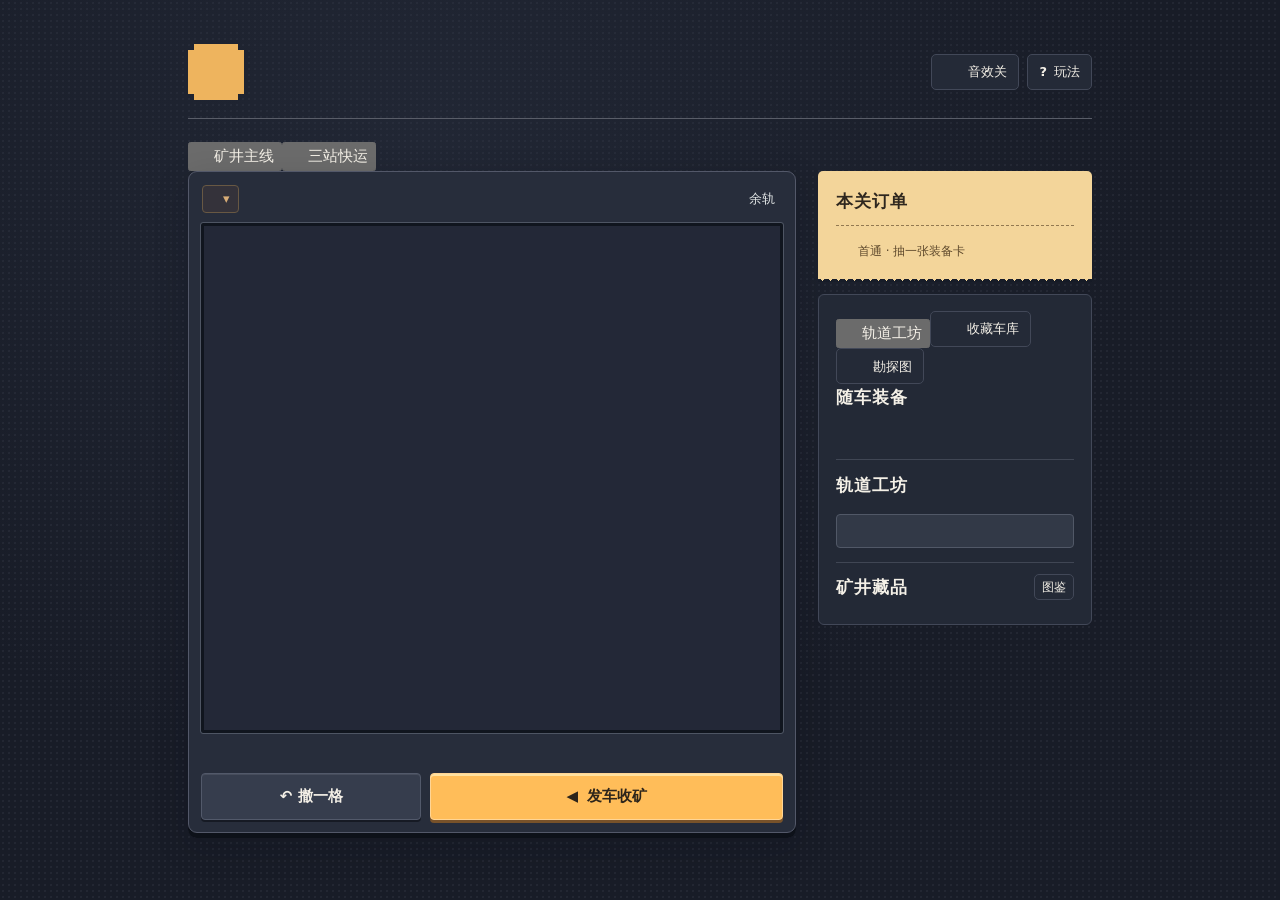
<file: work/game/page.html>
<!doctype html>
<html lang="zh-CN">
<head>
<meta charset="utf-8">
<meta name="viewport" content="width=device-width,initial-scale=1,viewport-fit=cover">
<meta name="theme-color" content="#181c27">
<title>回程矿车 · 像素采矿小游戏</title>
<style>
:root{color-scheme:dark;--bg:#181c27;--panel:#232936;--edge:#424858;--paper:#f3d59a;--ink:#2e271e;--amber:#ffbd59;--muted:#b2b7bd;--soft:#dee2e2;--blue:#81dbe1;--mono:"SFMono-Regular",Consolas,"Liberation Mono",monospace}
*{box-sizing:border-box}
body{margin:0;min-height:100vh;background-color:var(--bg);background-image:radial-gradient(ellipse at 33% 15%,#30384a60,transparent 60%),radial-gradient(#818a9b19 .8px,transparent .8px);background-size:auto,6px 6px;color:#f4f0e7;font:15px/1.55 system-ui,-apple-system,"PingFang SC","Microsoft YaHei",sans-serif}
button{font:inherit;color:inherit;cursor:pointer;-webkit-tap-highlight-color:transparent}
button:focus-visible,canvas[tabindex]:focus-visible{outline:3px solid var(--blue);outline-offset:3px}
button:disabled{cursor:default}
.wrap{max-width:980px;margin:auto;padding:clamp(15px,3vw,40px) clamp(14px,3.3vw,38px) 28px}
.mast{display:flex;align-items:center;gap:18px;justify-content:space-between;margin-bottom:23px;padding-bottom:18px;border-bottom:1px solid #595d68}
.brand{display:flex;align-items:center;gap:12px;min-width:0}
.crest{background:#eeb45e;width:56px;height:56px;display:grid;place-items:center;box-shadow:3px 3px 0 #080b14;clip-path:polygon(0 6px,6px 6px,6px 0,calc(100% - 6px) 0,calc(100% - 6px) 6px,100% 6px,100% calc(100% - 6px),calc(100% - 6px) calc(100% - 6px),calc(100% - 6px) 100%,6px 100%,6px calc(100% - 6px),0 calc(100% - 6px))}
h1{font-weight:900;font-size:clamp(29px,4vw,44px);line-height:1;letter-spacing:.06em;margin:0;white-space:nowrap}
.pixel-title{width:176px;height:44px;display:block;image-rendering:pixelated}
.sr{position:absolute!important;width:1px;height:1px;padding:0;margin:-1px;overflow:hidden;clip-path:inset(50%);white-space:nowrap;border:0}
.nav{display:flex;gap:8px}.quiet{border:1px solid var(--edge);background:#242a37;border-radius:5px;min-height:36px;padding:6px 11px;display:inline-flex;align-items:center;justify-content:center;gap:7px;font-size:13px;line-height:1.2}
button:not(:disabled):hover{filter:brightness(1.12)}button:not(:disabled):active{transform:translateY(1px)}
.icon{width:18px;height:18px;vertical-align:middle;image-rendering:pixelated;flex:none}.crest .icon{width:39px;height:39px}
.layout{display:grid;grid-template-columns:minmax(0,1fr) 274px;grid-template-areas:"board order" "board tools" "board .";gap:15px 22px;align-items:start}
.board-card{grid-area:board;padding:12px;background:#272d3b;border:1px solid #535869;border-radius:9px;box-shadow:0 5px 0 #0d1119,0 12px 34px #090c1430}
.topline{display:flex;align-items:center;gap:10px;justify-content:space-between;margin:0 1px 10px;min-height:29px}
.shift{font-size:13px;display:flex;align-items:center;gap:8px;white-space:nowrap;letter-spacing:.04em}.dot{width:7px;height:7px;background:var(--amber);box-shadow:0 0 7px #ffbd5955}
.rail-count{font-size:13px;color:var(--soft);display:flex;align-items:center;gap:7px}.rail-count b,.number{font-family:var(--mono);font-variant-numeric:tabular-nums}.rail-count b{color:var(--amber);font-size:17px}
.canvas-shell{position:relative;border:3px solid #10151e;outline:1px solid #4e5563;border-radius:2px;overflow:hidden;background:#232837}
#board,#fast-board{width:100%;height:auto;display:block;aspect-ratio:8/7;image-rendering:pixelated;touch-action:none;cursor:crosshair}
.hint{font-size:13px;color:#d4d8d8;margin:11px 1px 9px;line-height:1.5;min-height:20px}.hint.warn{color:#ffc478}
.controls{display:grid;grid-template-columns:minmax(80px,1fr) minmax(132px,1.6fr);gap:9px}
.control{border-radius:4px;min-height:47px;border:1px solid #52596a;background:#363d4d;box-shadow:inset 0 1px 0 #ffffff15,0 2px #161a24;display:flex;align-items:center;justify-content:center;gap:9px;font-weight:700}
.control:disabled{opacity:.46}.primary{background:var(--amber);border-color:#ffd595;color:#2d251b;box-shadow:inset 0 2px 0 #ffe1a0,0 3px 0 #78522a}
.order{grid-area:order;background:var(--paper);color:var(--ink);padding:17px 18px 19px;position:relative;border-radius:5px 5px 0 0;box-shadow:0 3px 0 #0e142040}
.order:after{content:"";position:absolute;left:0;bottom:-4px;width:100%;height:6px;background:linear-gradient(135deg,var(--paper) 25%,transparent 25%) -4px 0,linear-gradient(225deg,var(--paper) 25%,transparent 25%) -4px 0;background-size:8px 8px}
.order-head,.section-head,.inv-row{display:flex;align-items:center;justify-content:space-between;gap:8px}
h2,h3,p{margin:0}h2{font-size:17px;font-weight:800;letter-spacing:.05em}.ticket-no{font:12px var(--mono);letter-spacing:.09em;opacity:.76}
.order-rows{border-top:1px dashed #927951;margin:10px 0 8px;padding-top:8px}.ore-row{display:flex;gap:8px;align-items:center;padding:3px 0;font-size:14px;font-weight:650}.ore-row .number{margin-left:auto;font-size:16px}.ore-row .icon{width:22px;height:22px}.done{color:#285838}
.reward{font-size:12px;color:#5f4a2d;display:flex;gap:7px;align-items:center}.reward .icon{width:15px;height:15px}
.tools{grid-area:tools;background:#232936;border:1px solid var(--edge);border-radius:6px;padding:16px 17px}
.section-head{margin-bottom:8px}.section-head small,.small{font-size:12px;color:var(--muted)}.equip-list{display:flex;flex-direction:column;gap:5px}.equip-item{width:100%;display:flex;align-items:center;gap:8px;line-height:1.35;text-align:left;background:#292f3c;border:1px solid #464d5d;padding:7px 9px;border-radius:4px;font-size:13px}.equip-item[aria-pressed=true]{border-color:#c89953;background:#37322c;color:#ffda9d}.equip-item .state{margin-left:auto;font-size:11px;color:#bcc0c8}.equip-item[aria-pressed=true] .state{color:#f4cf8c}.desc{font-size:12px;color:var(--muted);margin:7px 0 0;min-height:18px}
.workshop{border-top:1px solid #404654;margin-top:15px;padding-top:12px}
.inventory{margin:8px 0;display:flex;flex-wrap:wrap;gap:6px}.stock{display:inline-flex;align-items:center;gap:5px;padding:3px 7px;border-radius:3px;background:#161b26;font-size:12px;color:#d3d7dc}
.forge{padding:7px 9px;min-height:34px;width:100%;border-radius:4px;background:#323947;border:1px solid #515867;font-size:12px}.forge:disabled{color:var(--muted);background:#292e39}.forge+.forge{margin-top:6px}
.footer{margin-top:15px;color:#a2a8b3;font-size:12px;min-height:1em}
dialog{max-width:min(390px,calc(100vw - 30px));width:100%;max-height:85dvh;overflow:auto;background:#282e3b;border:2px solid #797671;color:#f5efdf;padding:22px 24px;border-radius:9px;box-shadow:0 8px 0 #10141c,0 20px 90px #080b15;line-height:1.65}
dialog::backdrop{background:#10141ec9}dialog h2{font-size:22px;color:var(--paper);margin-bottom:10px}dialog p{margin:9px 0;color:#dde0e0;font-size:14px}.modal-actions{margin-top:16px;display:flex;gap:8px}.modal-actions .control{flex:1;min-height:40px;font-size:14px}.modal-icon{width:48px;height:48px;margin:0 0 5px}.modal-icon .icon{width:48px;height:48px}
.finale-scene{--frame:#af8555;--ribbon:#382e2a;--letter:#ffe1a0;margin:0 0 12px;border:1px solid var(--frame);background:var(--ribbon);overflow:hidden;border-radius:3px;box-shadow:0 3px 0 #161b25}
.finale-scene.loss{--frame:#797f91;--ribbon:#292c39;--letter:#d8dcec}
.finale-scene canvas{display:block;width:100%;height:auto;aspect-ratio:5/2;image-rendering:pixelated}
.finale-scene figcaption{display:flex;align-items:center;justify-content:center;gap:12px;padding:4px 10px 5px;border-top:1px solid var(--frame);color:var(--letter);font-size:clamp(17px,4.5vw,21px);font-weight:850;letter-spacing:.14em;line-height:1.35}
.finale-scene figcaption::before,.finale-scene figcaption::after{content:"";width:20px;height:4px;border-block:1px solid var(--frame)}
@media(max-height:690px){dialog:has(.finale-scene) .modal-actions{position:sticky;bottom:0;background:#282e3b;padding-block:6px;box-shadow:0 5px #282e3b}}
.card-reveal{padding:12px;background:#36362f;border:1px solid #c3a168;border-radius:5px;margin:11px 0;color:#ffe4ad}.card-reveal small{color:#d4c8ac;display:block}
@media(min-width:1050px) and (min-height:760px){.wrap{padding-top:44px}}
@media(max-width:760px){.layout{grid-template-columns:minmax(0,1fr) 210px;gap:12px}.tools,.order{padding:12px}.mast{margin-bottom:16px}.board-card{padding:9px}}
@media(max-width:620px){.wrap{max-width:474px;padding:13px 13px 22px}.mast{margin-bottom:11px;padding-bottom:10px;gap:6px}.brand{gap:8px}.crest{width:36px;height:36px}.crest .icon{width:27px;height:27px}.pixel-title{width:120px;height:30px}.nav{gap:4px}.quiet{padding:5px 7px;min-height:34px;font-size:12px}.quiet .icon{width:15px;height:15px}.layout{grid-template-columns:minmax(0,1fr);grid-template-areas:"order" "board" "tools";gap:12px}.order{padding:7px 10px 8px;display:flex;align-items:center;justify-content:space-between;gap:5px}.order-head h2{font-size:14px}.ticket-no{display:none}.order-rows{padding:0;margin:0;border:0;display:flex;gap:11px}.ore-row{gap:3px;padding:0;font-size:12px}.ore-row .icon{width:17px;height:17px}.ore-row .number{font-size:13px}.reward{display:none}.tools{padding:12px}.board-card{padding:8px}.topline{margin-bottom:6px;min-height:24px}.hint{font-size:12px;margin:8px 0}.control{min-height:43px}.footer{margin-top:10px}.workshop{margin-top:10px}.equip-list{display:flex;flex-direction:row;flex-wrap:wrap}.equip-item{width:auto;flex-grow:1}.section-head{margin-bottom:6px}}

.hint-row{display:flex;align-items:center;justify-content:space-between;gap:8px;min-height:39px}.tip-button{background:transparent;color:#eed19b;font-size:12px;border:0;border-bottom:1px dotted #b89769;padding:2px;white-space:nowrap}.stage-switch{min-width:0;display:flex;align-items:center;gap:6px;padding:4px 8px;background:#34323a;color:#efdbc0;border:1px solid #685843;border-radius:4px;text-align:left;line-height:1.4;font-size:13px}
.stage-switch b{font-family:var(--mono);color:#ffd08a;white-space:nowrap}.stage-switch #stage-name{overflow:hidden;text-overflow:ellipsis;white-space:nowrap}.chevron{color:#d8ad77}
#atlas:disabled{opacity:.8}
#modal:has(.stage-list){max-width:min(478px,calc(100vw - 24px))}
.grade-key{display:flex;align-items:center;justify-content:space-between;gap:5px;padding:10px 3px;border-block:1px dashed #5b5c63;margin:8px 0 12px}
.grade-key span{display:flex;align-items:center;gap:3px;color:#e8d9ba;font-size:12px}.grade-key .icon{width:22px;height:22px}
.stage-list{list-style:none;margin:0;padding:0}
.stage-list li{display:grid;grid-template-columns:32px minmax(0,1fr) auto;gap:8px;align-items:center;padding:6px 5px;border-bottom:1px solid #444854}
.stage-list li[aria-current="step"]{background:#494031;box-shadow:inset 3px 0 #ffbc60}
.stage-list .num{font:15px var(--mono);text-align:center;color:#c8ccd0}
.stage-list b{font-size:14px}.stage-list .order-target{display:block;font-size:12px;line-height:1.3;color:#bdc4c8}
.stage-list small{font-size:12px;color:var(--paper)}.stage-list .cleared{color:#99d7b0}
#modal .next-intro{font-size:13px;color:#c8d1d0}
@media(max-width:390px){.stage-switch{font-size:12px;padding:4px 5px;gap:3px}.rail-count{gap:4px}.topline{gap:4px}.grade-key{gap:2px}.grade-key span{gap:1px}.grade-key .icon{width:18px;height:18px}}

.side-order{display:flex;align-items:center;gap:5px;padding-top:7px;margin-top:9px;border-top:1px dashed #967a4d;font-size:12px;font-weight:650;color:#5e4634}.side-order[hidden]{display:none}.side-order.ready{color:#25604c}.side-order .icon{width:17px;height:17px}
.specimen-panel{margin-top:14px;padding-top:11px;border-top:1px solid #404654}.specimen-panel .quiet{min-height:26px;padding:3px 7px;font-size:12px}
.shelf{display:grid;grid-template-columns:repeat(3,1fr);gap:5px}.spec-slot{min-width:0;display:grid;justify-items:center;gap:4px;background:#1b202b;border:1px solid #454654;border-radius:4px;padding:7px 2px 5px;font-size:11px;color:#c1c3c9}
.spec-slot .icon{width:31px;height:31px}.spec-slot.owned{background:#332f2b;border-color:#a18b61;color:#f2dcae}.spec-slot.unknown .icon,.spec-entry.unknown .icon{filter:grayscale(.8);opacity:.5}
.spec-entry{display:grid;grid-template-columns:44px 1fr;align-items:center;gap:12px;margin:10px 0;padding:10px 12px;border:1px solid #535361;background:#272d37;border-radius:5px}.spec-entry .icon{width:42px;height:42px}.spec-entry b{color:#efdab0}.spec-entry p{margin:2px 0;font-size:12px}.spec-entry .small{font-size:11px}
.dig-display{position:relative;display:grid;min-height:124px;place-items:center;overflow:hidden;margin:12px 0;background:radial-gradient(ellipse at center,#514337 0,#322f34 48%,#1b202c 85%);border:1px solid #726047;border-radius:4px}.dig-display::before,.dig-display::after{content:"";position:absolute;pointer-events:none;inset:8px;border-block:1px dashed #aa89632e}.dig-display::after{inset:14px 8px;border:0;border-inline:1px dashed #aa89632e}.dig-display .icon{width:80px;height:80px;filter:drop-shadow(0 6px 0 #0e101c80)}
.dig-meter{position:relative;margin:20px 2px 13px;height:23px;background:repeating-linear-gradient(to right,#454957 0 1px,#1b202b 1px 10%);border:1px solid #646875;border-radius:2px}
.dig-band{position:absolute;top:0;bottom:0;border-inline:2px solid #ffe5a4;background:repeating-linear-gradient(125deg,#b68445 0 4px,#806141 4px 7px)}
.dig-needle{position:absolute;z-index:1;top:-5px;bottom:-4px;width:3px;margin-left:-1.5px;background:#e8ffff;box-shadow:0 0 4px #62c6dd}.dig-needle::before{content:"";position:absolute;left:-3.5px;top:-3px;border-top:7px solid #caffff;border-left:5px solid transparent;border-right:5px solid transparent}
.dig-meter[data-hit="true"] .dig-band{background-color:#d9b35f}
.aim-control{display:flex;gap:6px}.aim-control button{flex:1}
.stage-list .visit{min-height:28px;padding:4px 6px;font-size:11px;display:inline-flex}
@media(max-width:620px){.order:has(.side-order:not([hidden])){display:grid;grid-template-columns:1fr auto;row-gap:0}.side-order{grid-column:1/-1;padding-top:4px;margin-top:4px;font-size:11px}.side-order .icon{width:14px;height:14px}.spec-slot .icon{width:26px;height:26px}.specimen-panel{margin-top:10px}.dig-display{min-height:97px}}
@media(prefers-reduced-motion:reduce){*{scroll-behavior:auto}}
<!-- EXPRESS_STYLE -->
</style></head>
<body><div class="wrap"><header class="mast"><div class="brand"><span class="crest" aria-hidden="true"><canvas class="icon" data-icon="cart"></canvas></span><h1><span class="sr">回程矿车</span><canvas class="pixel-title" id="title-art" width="80" height="20" aria-hidden="true"></canvas></h1></div><nav class="nav" aria-label="游戏设置"><button class="quiet" id="audio"><canvas class="icon" data-icon="audio" aria-hidden="true"></canvas><span>音效关</span></button><button class="quiet" id="help"><b aria-hidden="true">?</b> 玩法</button></nav></header>
<nav class="mode-bar" aria-label="游玩模式"><button id="campaign-tab" aria-pressed="true" aria-controls="campaign-view"><canvas class="icon" data-icon="cart" aria-hidden="true"></canvas>矿井主线</button><button id="express-tab" aria-pressed="false" aria-controls="express-view"><canvas class="icon" data-icon="bell" aria-hidden="true"></canvas>三站快运</button></nav>
<main class="layout" id="campaign-view">
<section class="board-card" aria-label="矿井地图"><div class="topline"><button class="stage-switch" id="atlas" title="查看关卡手册" aria-label="查看关卡手册"><b id="shift"></b><span id="stage-name"></span><span class="chevron" aria-hidden="true">▾</span></button><span class="rail-count"><span id="par" title="用最少的轨道完成订单，可获得本关金轨章" style="font-size:12px;color:#c9c2a6"></span><canvas class="icon" data-icon="rail" aria-hidden="true"></canvas>余轨 <b id="rails"></b></span></div>
<div class="canvas-shell"><canvas id="board" width="256" height="224" tabindex="0" aria-label="矿井地图。方向键铺轨，退格键撤轨，空格发车。"></canvas></div>
<div class="hint-row"><p id="hint" class="hint" role="status" aria-live="polite"></p><button id="route-tip" class="tip-button" hidden>路线提示</button></div>
<div class="controls"><button id="undo" class="control">↶ 撤一格</button><button id="launch" class="control primary"><span aria-hidden="true">◀</span> 发车收矿</button></div></section>
<section class="order" aria-label="本关订单"><div class="order-head"><h2>本关订单</h2><span id="order-no" class="ticket-no"></span></div><div class="order-rows" id="order-rows"></div><p class="reward"><canvas class="icon" data-icon="card" aria-hidden="true"></canvas>首通 · 抽一张装备卡</p><p id="side-order" class="side-order" hidden></p></section>
<section class="tools" aria-label="装备与工坊">
<nav class="pit-links" aria-label="矿井设施"><button type="button" class="mobile-link" onclick="document.getElementById('rail-workshop').focus();document.getElementById('rail-workshop').scrollIntoView({block:'start'})"><canvas class="icon" data-icon="rail" aria-hidden="true"></canvas>轨道工坊</button><button class="quiet" id="campaign-yard"><canvas class="icon" data-icon="cart" aria-hidden="true"></canvas>收藏车库</button><button id="campaign-scout" class="quiet"><canvas class="icon" data-icon="lamp" aria-hidden="true"></canvas>勘探图</button></nav><div class="section-head"><h2>随车装备</h2><small id="card-count"></small></div><div id="equip" class="equip-list"></div><p class="desc" id="equip-desc"></p><div class="workshop" id="rail-workshop" tabindex="-1"><div class="section-head"><h2>轨道工坊</h2></div><div id="stock" class="inventory"></div><button id="craft" class="forge"></button><button id="redeem" class="forge" hidden></button></div><div class="specimen-panel"><div class="section-head"><h2>矿井藏品</h2><button id="museum" class="quiet" aria-label="打开矿井藏品册">图鉴</button></div><div id="shelf" class="shelf"></div></div></section>
</main><p class="footer" id="save-status"></p>
<!-- EXPRESS_VIEW -->
</div><dialog id="modal" aria-labelledby="modal-title"><div id="modal-inner"></div></dialog>
<dialog id="fast-dialog" aria-labelledby="fast-dialog-title"><div id="fast-dialog-inner"></div></dialog>
<!-- GAME -->
</body></html>
</file>
